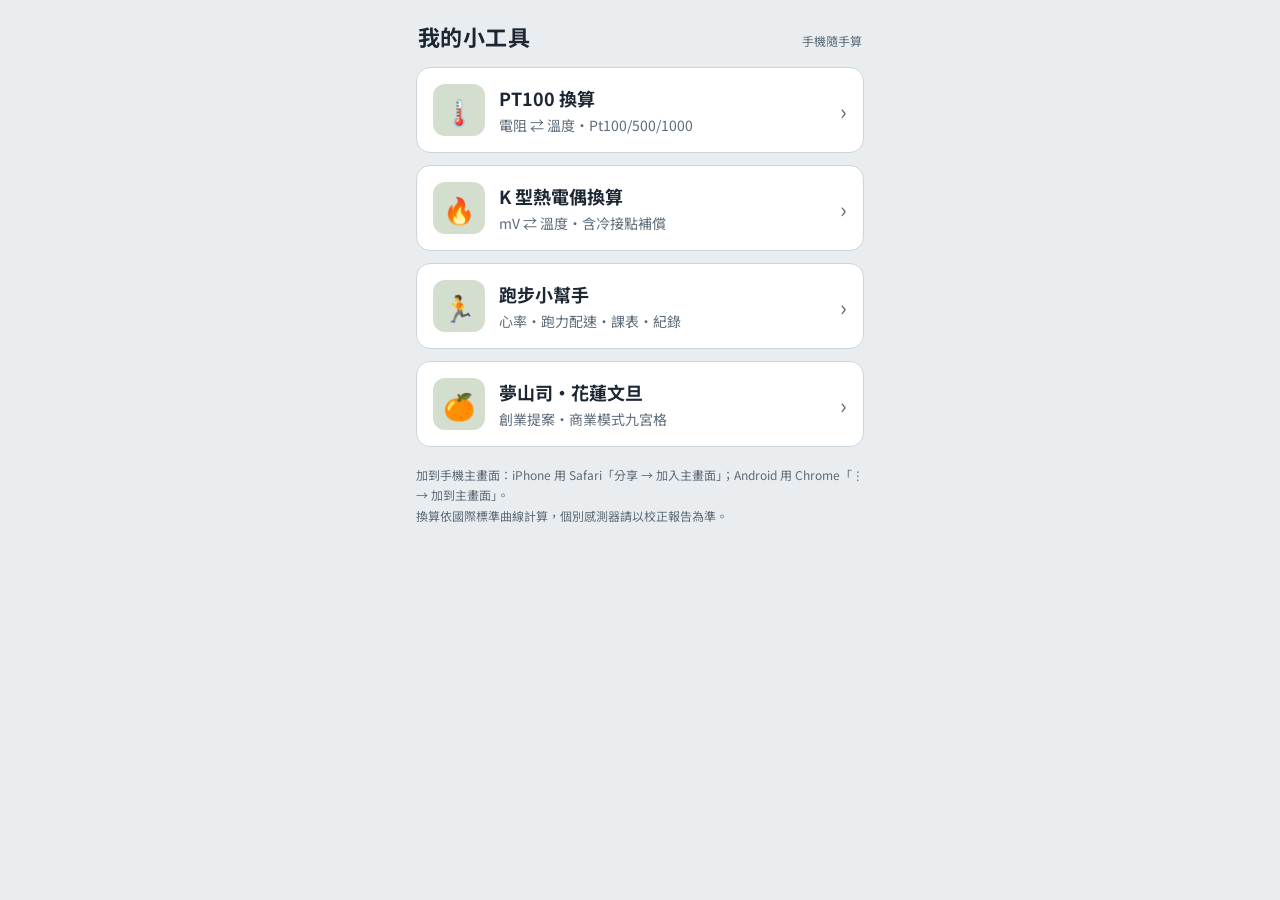
<file: index.html>
<!DOCTYPE html>
<html lang="zh-Hant">
<head>
<meta charset="utf-8">
<meta name="viewport" content="width=device-width, initial-scale=1, viewport-fit=cover">
<meta name="apple-mobile-web-app-capable" content="yes">
<meta name="mobile-web-app-capable" content="yes">
<meta name="apple-mobile-web-app-title" content="我的小工具">
<meta name="theme-color" content="#E9EDF0">
<title>我的小工具</title>
<link rel="preconnect" href="https://fonts.googleapis.com">
<link rel="preconnect" href="https://fonts.gstatic.com" crossorigin>
<link href="https://fonts.googleapis.com/css2?family=Barlow+Semi+Condensed:wght@500;600;700&family=Noto+Sans+TC:wght@400;500;700&display=swap" rel="stylesheet">
<style>
:root{
  --bg:#E9EDF0; --surface:#FFFFFF; --ink:#1C2733; --muted:#5E6B78; --line:#CDD5DC;
  --lcd:#D4DECF; --lcd-ink:#1A2E1F; --lcd-dim:#4F6553; --signal:#F2B705; --signal-ink:#1C2733;
  --warn:#B3261E;
  color-scheme: light;
}
@media (prefers-color-scheme: dark){
  :root:not([data-theme="light"]){
    --bg:#151B21; --surface:#1F2730; --ink:#E6EBEF; --muted:#97A3AE; --line:#33404C;
    --lcd:#22301F; --lcd-ink:#C9F0B8; --lcd-dim:#86A57B; --signal:#F2B705; --signal-ink:#151B21;
    --warn:#FF8A80; color-scheme: dark;
  }
}
:root[data-theme="dark"]{
  --bg:#151B21; --surface:#1F2730; --ink:#E6EBEF; --muted:#97A3AE; --line:#33404C;
  --lcd:#22301F; --lcd-ink:#C9F0B8; --lcd-dim:#86A57B; --signal:#F2B705; --signal-ink:#151B21;
  --warn:#FF8A80; color-scheme: dark;
}
:root{box-sizing:border-box;padding-top:env(safe-area-inset-top,0px);padding-bottom:env(safe-area-inset-bottom,0px);}
*,*::before,*::after{box-sizing:inherit}
html{scroll-padding-top:env(safe-area-inset-top,0px);background:var(--bg)}
body{margin:0;background:var(--bg);color:var(--ink);font-family:"Noto Sans TC","PingFang TC","Microsoft JhengHei",system-ui,sans-serif;font-size:16px;line-height:1.5;-webkit-tap-highlight-color:transparent}
.num{font-family:"Barlow Semi Condensed","Roboto Condensed","Arial Narrow",sans-serif;font-variant-numeric:tabular-nums}
.wrap{max-width:480px;margin:0 auto;padding:16px 16px 32px}
header{display:flex;align-items:baseline;justify-content:space-between;margin:4px 2px 14px}
h1{font-size:22px;margin:0;font-weight:700;letter-spacing:.02em}
.std{font-size:12px;color:var(--muted)}

.tabs{display:grid;grid-template-columns:1fr 1fr;background:var(--surface);border:1px solid var(--line);border-radius:12px;padding:4px;margin-bottom:14px}
.tabs button{border:0;background:transparent;color:var(--muted);font:inherit;font-weight:500;padding:10px 0;border-radius:9px;cursor:pointer}
.tabs button[aria-selected="true"]{background:var(--ink);color:var(--bg)}

/* readout */
.lcd{background:var(--lcd);color:var(--lcd-ink);border-radius:14px;padding:14px 18px 16px;border:2px solid color-mix(in srgb,var(--lcd-ink) 18%,transparent);box-shadow:inset 0 2px 6px rgba(0,0,0,.08)}
.lcd-top{display:flex;justify-content:space-between;font-size:13px;color:var(--lcd-dim)}
.lcd-main{display:flex;align-items:baseline;justify-content:flex-end;gap:8px;margin-top:2px;min-height:76px}
.lcd-val{font-size:64px;font-weight:600;line-height:1.1;letter-spacing:.01em;overflow-wrap:anywhere;text-align:right}
.lcd-unit{font-size:26px;font-weight:600}
.lcd-sub{display:flex;justify-content:space-between;font-size:15px;color:var(--lcd-dim);border-top:1px dashed color-mix(in srgb,var(--lcd-ink) 25%,transparent);padding-top:8px;margin-top:6px}
.lcd.err .lcd-val{font-size:28px;color:var(--warn)}

.panel{background:var(--surface);border:1px solid var(--line);border-radius:14px;padding:14px;margin-top:14px}
.label{font-size:14px;color:var(--muted);margin:0 0 8px}
.dir{display:flex;align-items:center;gap:10px;margin-bottom:10px}
.dir button{flex:1;border:1px solid var(--line);background:transparent;color:var(--ink);font:inherit;font-weight:700;padding:11px 8px;border-radius:10px;cursor:pointer}
.dir button[aria-pressed="true"]{background:var(--signal);color:var(--signal-ink);border-color:var(--signal)}
.swap{flex:0 0 auto !important;width:44px;font-size:18px !important}

.entry{display:grid;grid-template-columns:56px 1fr 56px;gap:8px;align-items:stretch}
.entry button{border:1px solid var(--line);background:var(--bg);color:var(--ink);font-size:28px;line-height:1;border-radius:10px;cursor:pointer;touch-action:manipulation}
.entry button:active{background:var(--signal);color:var(--signal-ink)}
.field{position:relative}
.field input{width:100%;height:64px;border:2px solid var(--ink);border-radius:10px;background:var(--surface);color:var(--ink);font-size:32px;font-weight:600;text-align:center;padding:0 40px 0 10px}
.field input:focus{outline:3px solid var(--signal);outline-offset:1px}
.field span{position:absolute;right:12px;top:50%;transform:translateY(-50%);color:var(--muted);font-size:18px;pointer-events:none}
.hint{font-size:13px;color:var(--muted);margin:8px 2px 0}

.chips{display:flex;gap:8px;flex-wrap:wrap}
.chips button{flex:1;min-width:64px;border:1px solid var(--line);background:transparent;color:var(--ink);font:inherit;font-weight:500;padding:9px 6px;border-radius:999px;cursor:pointer}
.chips button[aria-pressed="true"]{background:var(--ink);color:var(--bg);border-color:var(--ink)}
.row{display:flex;justify-content:space-between;align-items:center;gap:12px}
.row + .row{margin-top:12px}
.wire{display:flex;align-items:center;gap:8px}
.wire input{width:96px;height:42px;border:1px solid var(--line);border-radius:8px;background:var(--bg);color:var(--ink);font-size:18px;text-align:center}
.tol{display:grid;grid-template-columns:1fr 1fr;gap:10px;margin-top:12px}
.tol div{background:var(--bg);border-radius:10px;padding:8px 12px}
.tol small{display:block;font-size:12px;color:var(--muted)}
.tol b{font-size:24px;font-weight:600}

/* table */
.find{display:flex;gap:8px;align-items:center}
.find input{flex:1;height:48px;border:2px solid var(--ink);border-radius:10px;background:var(--surface);color:var(--ink);font-size:22px;text-align:center}
.find select{height:48px;border:1px solid var(--line);border-radius:10px;background:var(--surface);color:var(--ink);font:inherit;padding:0 8px}
.tbl{margin-top:12px;background:var(--surface);border:1px solid var(--line);border-radius:14px;overflow:hidden}
.tbl-head,.tr{display:grid;grid-template-columns:1fr 1.2fr 1.2fr 1fr;text-align:right;padding:0 14px}
.tbl-head{background:var(--ink);color:var(--bg);font-size:13px;padding-top:9px;padding-bottom:9px;position:sticky;top:env(safe-area-inset-top,0px);z-index:2}
.tbl-body{position:relative;max-height:60vh;overflow-y:auto;-webkit-overflow-scrolling:touch}
.tr{font-size:18px;padding-top:7px;padding-bottom:7px;border-bottom:1px solid var(--line)}
.tr.ten{background:color-mix(in srgb,var(--signal) 10%,transparent)}
.tr.hit{background:var(--signal);color:var(--signal-ink);font-weight:700}
.tr span:first-child{font-weight:600}
.tr span:last-child,.tbl-head span:last-child{color:var(--muted)}
.tr.hit span:last-child{color:inherit}

footer{font-size:12px;color:var(--muted);margin-top:18px;line-height:1.7}
.cj{display:flex;gap:8px;align-items:center;margin-top:10px;flex-wrap:wrap}
.cj input{width:90px;height:44px;border:1px solid var(--line);border-radius:8px;background:var(--bg);color:var(--ink);font-size:20px;text-align:center}
.cj button{border:1px solid var(--line);background:transparent;color:var(--ink);font:inherit;padding:8px 12px;border-radius:999px;cursor:pointer}
.cj button[aria-pressed="true"]{background:var(--ink);color:var(--bg);border-color:var(--ink)}
.wires{display:grid;grid-template-columns:auto 1fr 1fr;gap:6px 12px;font-size:14px;margin-top:4px}
.wires b{font-weight:500}
.dot{display:inline-block;width:12px;height:12px;border-radius:50%;margin-right:6px;vertical-align:-1px;border:1px solid var(--line)}
.tool{display:flex;align-items:center;gap:14px;background:var(--surface);border:1px solid var(--line);border-radius:14px;padding:16px;margin-top:12px;color:var(--ink);text-decoration:none}
.tool:active{border-color:var(--signal)}
.ico{flex:0 0 52px;height:52px;border-radius:12px;background:var(--lcd);color:var(--lcd-ink);display:grid;place-items:center;font-size:26px}
.tool b{display:block;font-size:18px}
.tool small{color:var(--muted);font-size:14px}
.go{margin-left:auto;color:var(--muted);font-size:22px}
[hidden]{display:none !important}
@media (prefers-reduced-motion:no-preference){.lcd-val{transition:color .2s}}
</style>
</head>
<body>
<div class="wrap">
  <header><h1>我的小工具</h1><span class="std">手機隨手算</span></header>
  <a class="tool" href="pt100/"><span class="ico">🌡️</span><span><b>PT100 換算</b><small>電阻 ⇄ 溫度・Pt100/500/1000</small></span><span class="go">›</span></a>
  <a class="tool" href="k-type/"><span class="ico">🔥</span><span><b>K 型熱電偶換算</b><small>mV ⇄ 溫度・含冷接點補償</small></span><span class="go">›</span></a>
  <a class="tool" href="running/"><span class="ico">🏃</span><span><b>跑步小幫手</b><small>心率・跑力配速・課表・紀錄</small></span><span class="go">›</span></a>
  <a class="tool" href="mengshansi/"><span class="ico">🍊</span><span><b>夢山司・花蓮文旦</b><small>創業提案・商業模式九宮格</small></span><span class="go">›</span></a>
  <footer>加到手機主畫面：iPhone 用 Safari「分享 → 加入主畫面」；Android 用 Chrome「⋮ → 加到主畫面」。<br>換算依國際標準曲線計算，個別感測器請以校正報告為準。</footer>
</div>
</body>
</html>
</file>
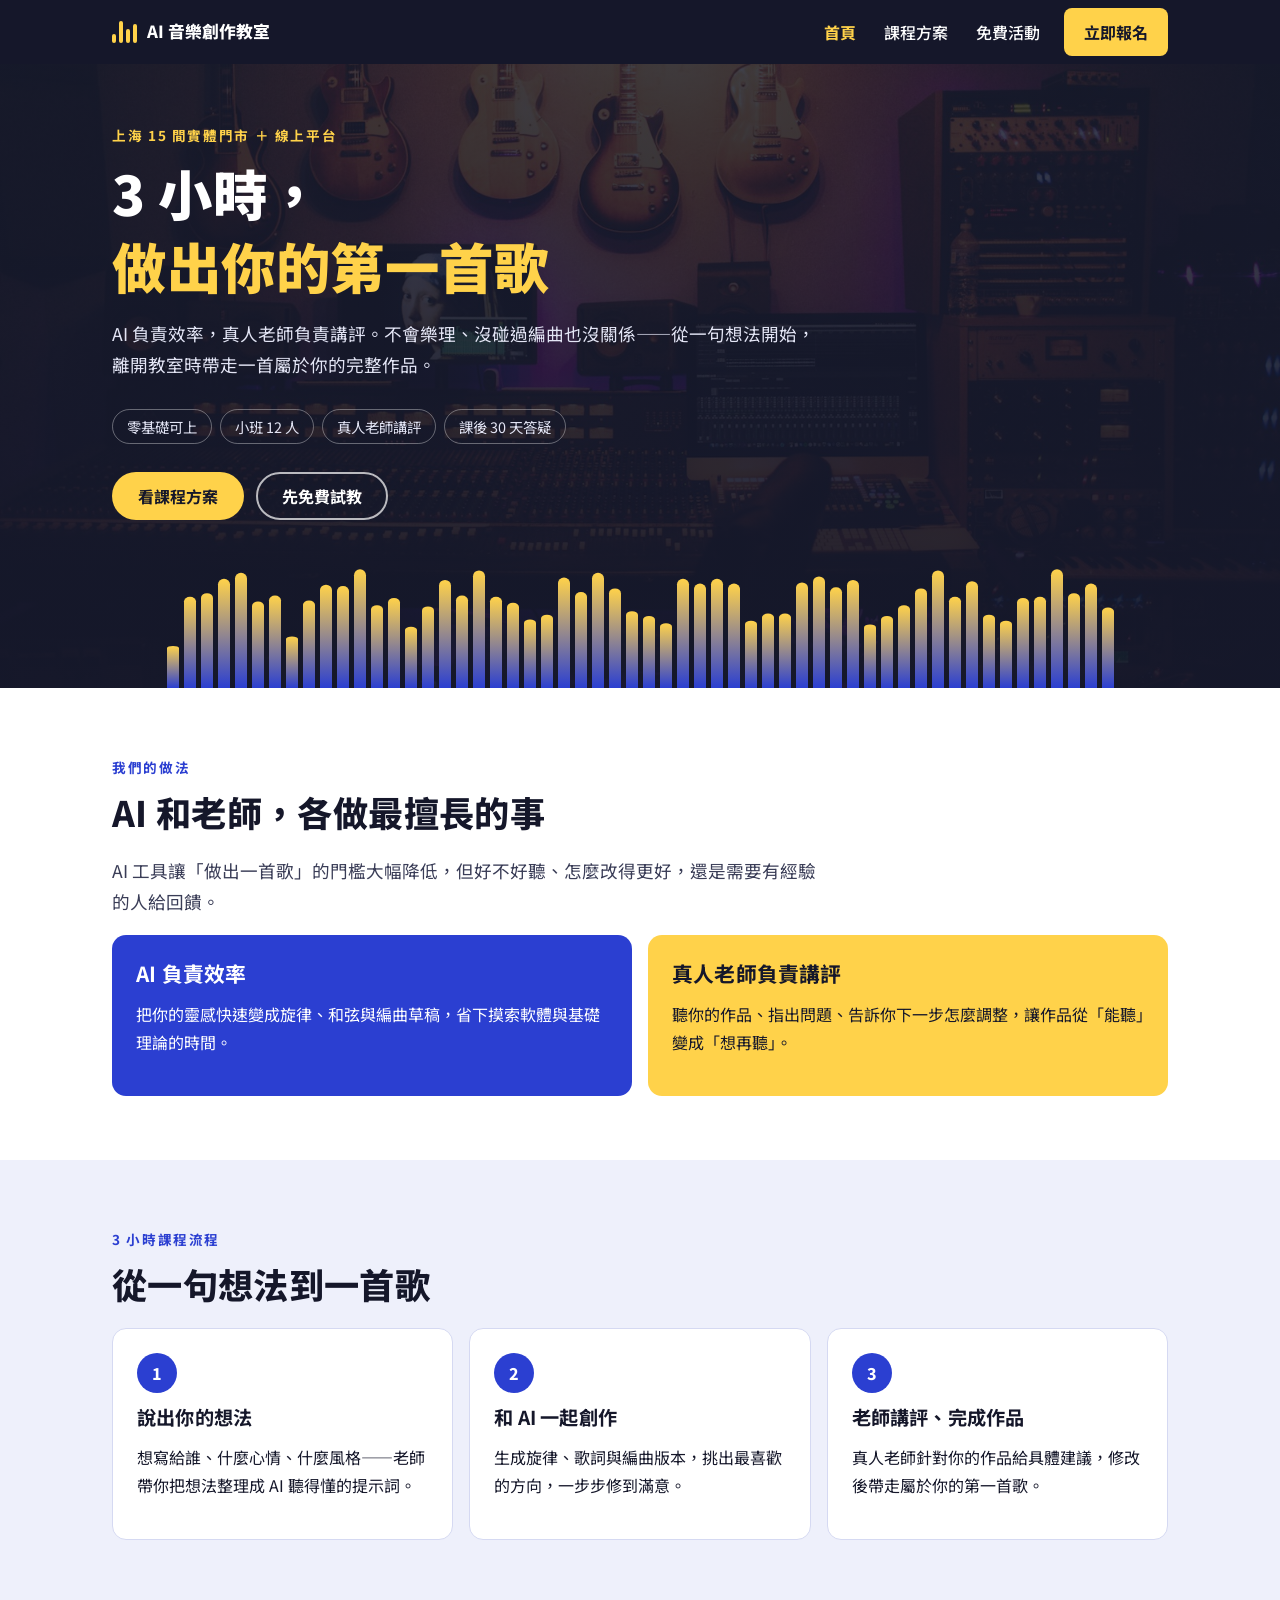
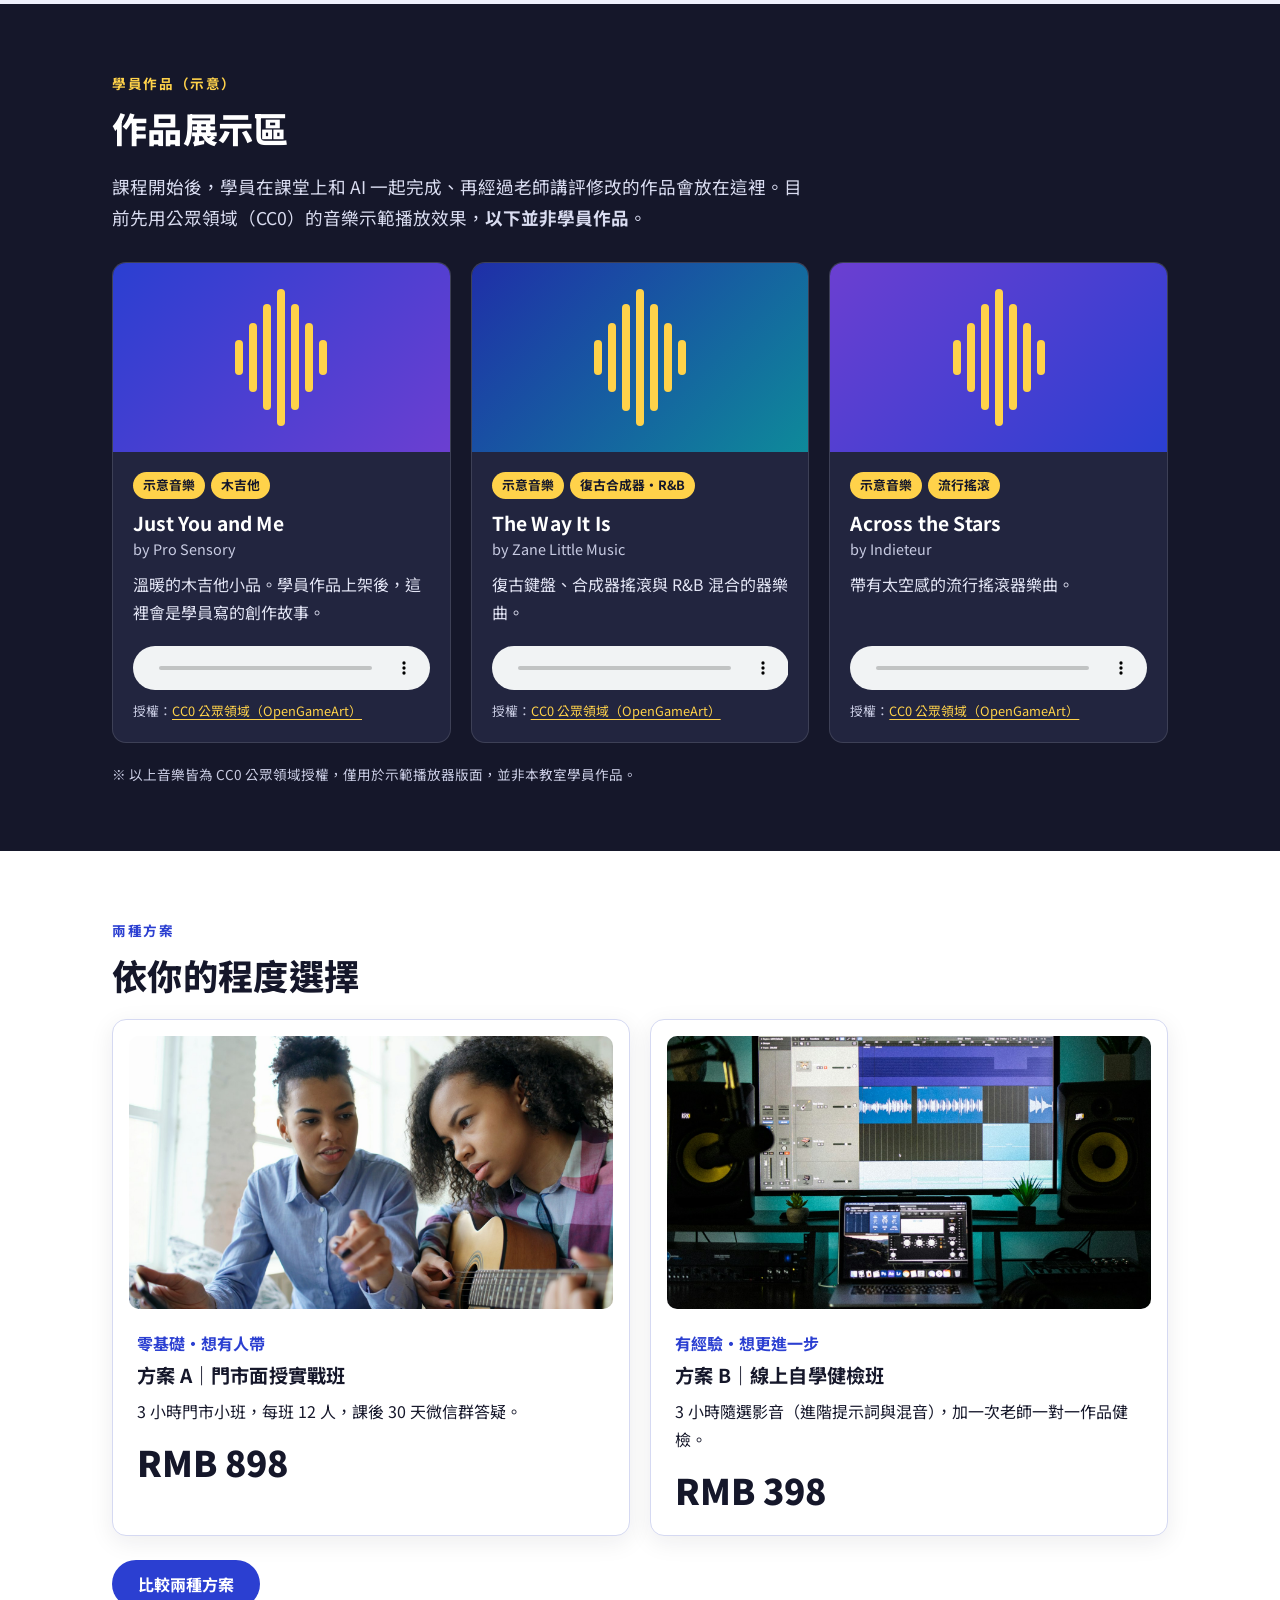
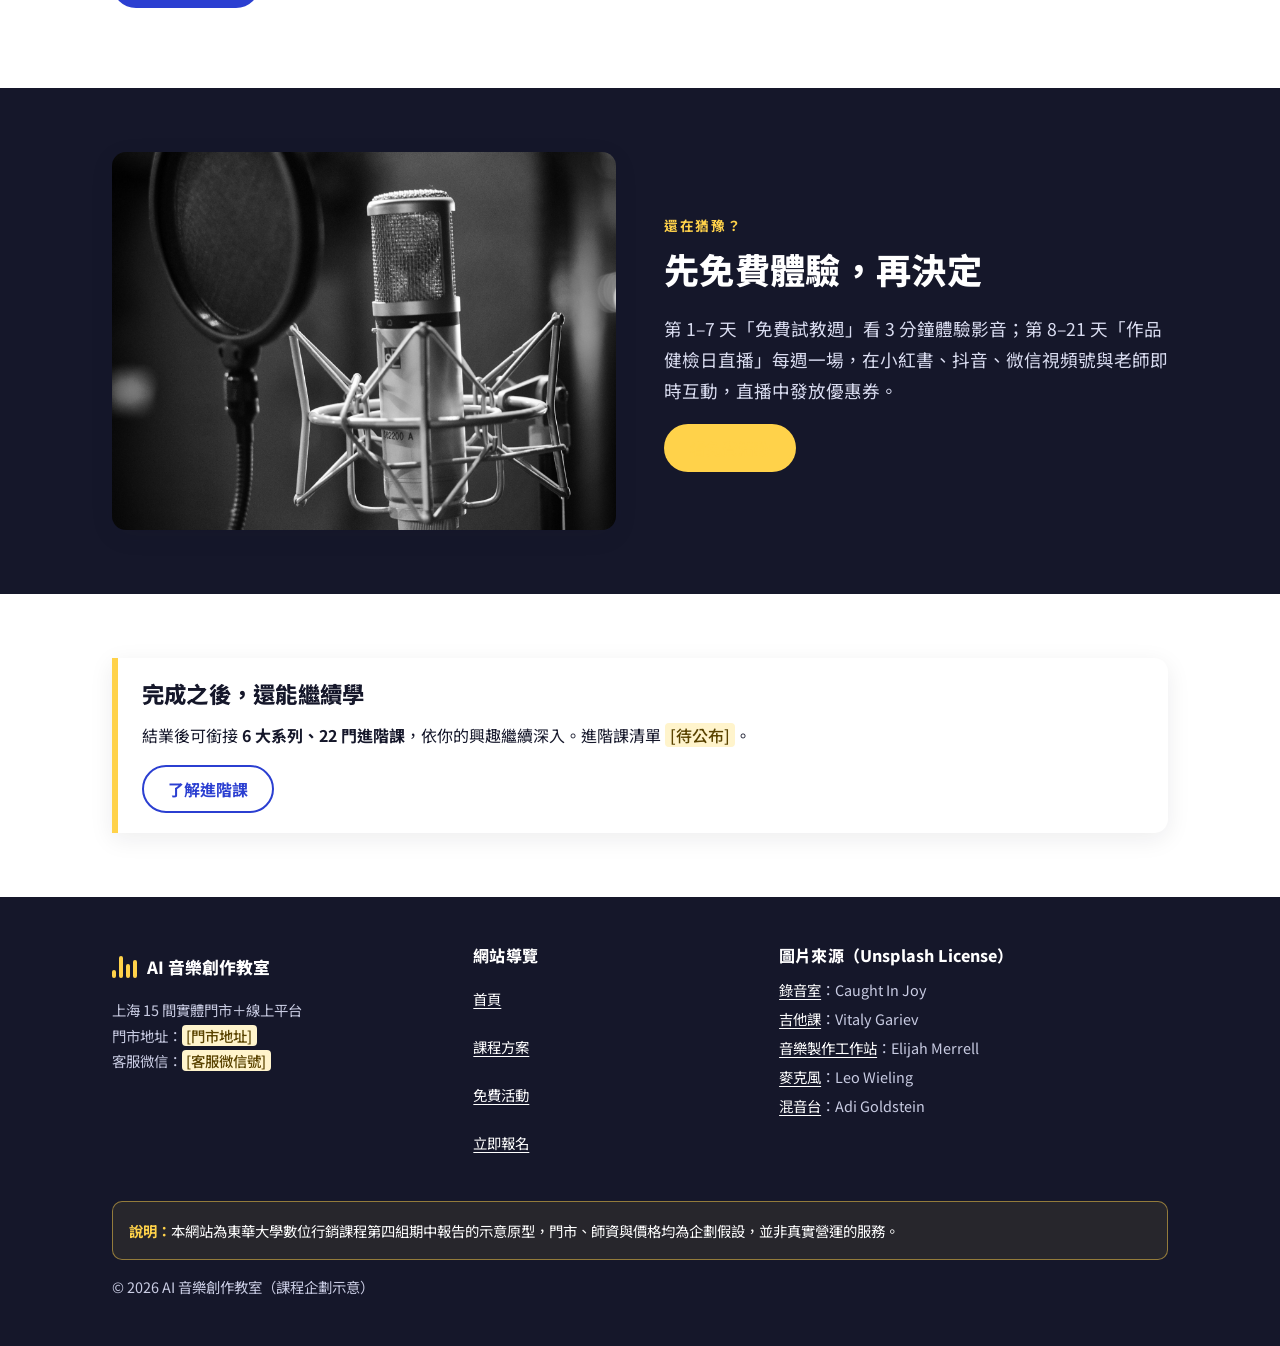
<file: ai-music/index.html>
<!doctype html>
<html lang="zh-Hant">
<head>
  <meta charset="utf-8">
  <meta name="viewport" content="width=device-width, initial-scale=1">
  <title>AI 音樂創作教室｜3 小時，做出你的第一首歌</title>
  <meta name="description" content="AI 音樂創作教室：上海 15 間實體門市＋線上平台。AI 負責效率，真人老師負責講評，3 小時做出你的第一首歌。">
  <meta name="theme-color" content="#15172A">
  <link rel="preconnect" href="https://fonts.googleapis.com">
  <link rel="preconnect" href="https://fonts.gstatic.com" crossorigin>
  <link href="https://fonts.googleapis.com/css2?family=Noto+Sans+TC:wght@400;500;700;800;900&display=swap" rel="stylesheet">
  <link rel="stylesheet" href="style.css">
</head>
<body>
  <a class="skip-link" href="#main">跳到主要內容</a>

  <header class="site-header">
    <div class="container nav">
      <a class="brand" href="index.html" aria-label="AI 音樂創作教室 首頁">
        <span class="brand-mark" aria-hidden="true"><i></i><i></i><i></i><i></i></span>
        AI 音樂創作教室
      </a>
      <button class="nav-toggle" type="button" aria-expanded="false" aria-controls="nav-menu" aria-label="開啟選單">
        <span class="nav-toggle-bars" aria-hidden="true"></span>
      </button>
      <nav aria-label="主選單">
        <ul class="nav-menu" id="nav-menu">
          <li><a href="index.html" aria-current="page">首頁</a></li>
          <li><a href="courses.html">課程方案</a></li>
          <li><a href="events.html">免費活動</a></li>
          <li class="nav-cta"><a href="signup.html">立即報名</a></li>
        </ul>
      </nav>
    </div>
  </header>

  <main id="main">
    <section class="hero" aria-labelledby="hero-title">
      <div class="container">
        <span class="eyebrow">上海 15 間實體門市 ＋ 線上平台</span>
        <h1 id="hero-title">3 小時，<br><span class="hl">做出你的第一首歌</span></h1>
        <p class="lead">AI 負責效率，真人老師負責講評。不會樂理、沒碰過編曲也沒關係——從一句想法開始，離開教室時帶走一首屬於你的完整作品。</p>
        <ul class="hero-tags" aria-label="課程特色">
          <li>零基礎可上</li>
          <li>小班 12 人</li>
          <li>真人老師講評</li>
          <li>課後 30 天答疑</li>
        </ul>
        <div class="btn-row">
          <a class="btn btn-primary" href="courses.html">看課程方案</a>
          <a class="btn btn-ghost" href="events.html">先免費試教</a>
        </div>
      </div>
      <div class="wave" aria-hidden="true"></div>
    </section>

    <section class="section" aria-labelledby="why-title">
      <div class="container">
        <span class="eyebrow">我們的做法</span>
        <h2 id="why-title">AI 和老師，各做最擅長的事</h2>
        <p class="lead">AI 工具讓「做出一首歌」的門檻大幅降低，但好不好聽、怎麼改得更好，還是需要有經驗的人給回饋。</p>
        <div class="split-roles">
          <div class="role role-ai">
            <h3>AI 負責效率</h3>
            <p>把你的靈感快速變成旋律、和弦與編曲草稿，省下摸索軟體與基礎理論的時間。</p>
          </div>
          <div class="role role-human">
            <h3>真人老師負責講評</h3>
            <p>聽你的作品、指出問題、告訴你下一步怎麼調整，讓作品從「能聽」變成「想再聽」。</p>
          </div>
        </div>
      </div>
    </section>

    <section class="section section-lilac" aria-labelledby="flow-title">
      <div class="container">
        <span class="eyebrow">3 小時課程流程</span>
        <h2 id="flow-title">從一句想法到一首歌</h2>
        <ol class="steps">
          <li>
            <h3>說出你的想法</h3>
            <p>想寫給誰、什麼心情、什麼風格——老師帶你把想法整理成 AI 聽得懂的提示詞。</p>
          </li>
          <li>
            <h3>和 AI 一起創作</h3>
            <p>生成旋律、歌詞與編曲版本，挑出最喜歡的方向，一步步修到滿意。</p>
          </li>
          <li>
            <h3>老師講評、完成作品</h3>
            <p>真人老師針對你的作品給具體建議，修改後帶走屬於你的第一首歌。</p>
          </li>
        </ol>
      </div>
    </section>

    <section class="section section-ink" id="works" aria-labelledby="works-title">
      <div class="container">
        <span class="eyebrow">學員作品（示意）</span>
        <h2 id="works-title">作品展示區</h2>
        <p class="lead">課程開始後，學員在課堂上和 AI 一起完成、再經過老師講評修改的作品會放在這裡。目前先用公眾領域（CC0）的音樂示範播放效果，<strong>以下並非學員作品</strong>。</p>
        <!--
          換上學員作品時：
          1. 把 mp3 放進 ai-music/audio/
          2. 修改 <audio> 的 src、歌名、作者、標籤與說明
          3. 刪除「示意音樂」標籤與授權那一行
        -->
        <div class="grid grid-3 works">
          <article class="work">
            <div class="work-cover" aria-hidden="true"><span></span><span></span><span></span><span></span><span></span><span></span><span></span></div>
            <div class="work-body">
              <ul class="work-tags" aria-label="標籤"><li>示意音樂</li><li>木吉他</li></ul>
              <h3>Just You and Me</h3>
              <p class="work-by">by Pro Sensory</p>
              <p class="work-story">溫暖的木吉他小品。學員作品上架後，這裡會是學員寫的創作故事。</p>
              <audio class="player-audio" controls preload="none" src="audio/just-you-and-me.mp3">你的瀏覽器不支援音訊播放。</audio>
              <p class="work-license">授權：<a href="https://opengameart.org/content/just-you-and-me-guitar">CC0 公眾領域（OpenGameArt）</a></p>
            </div>
          </article>
          <article class="work">
            <div class="work-cover cover-2" aria-hidden="true"><span></span><span></span><span></span><span></span><span></span><span></span><span></span></div>
            <div class="work-body">
              <ul class="work-tags" aria-label="標籤"><li>示意音樂</li><li>復古合成器・R&amp;B</li></ul>
              <h3>The Way It Is</h3>
              <p class="work-by">by Zane Little Music</p>
              <p class="work-story">復古鍵盤、合成器搖滾與 R&amp;B 混合的器樂曲。</p>
              <audio class="player-audio" controls preload="none" src="audio/the-way-it-is.mp3">你的瀏覽器不支援音訊播放。</audio>
              <p class="work-license">授權：<a href="https://opengameart.org/content/the-way-it-is">CC0 公眾領域（OpenGameArt）</a></p>
            </div>
          </article>
          <article class="work">
            <div class="work-cover cover-3" aria-hidden="true"><span></span><span></span><span></span><span></span><span></span><span></span><span></span></div>
            <div class="work-body">
              <ul class="work-tags" aria-label="標籤"><li>示意音樂</li><li>流行搖滾</li></ul>
              <h3>Across the Stars</h3>
              <p class="work-by">by Indieteur</p>
              <p class="work-story">帶有太空感的流行搖滾器樂曲。</p>
              <audio class="player-audio" controls preload="none" src="audio/across-the-stars.mp3">你的瀏覽器不支援音訊播放。</audio>
              <p class="work-license">授權：<a href="https://opengameart.org/content/across-the-stars">CC0 公眾領域（OpenGameArt）</a></p>
            </div>
          </article>
        </div>
        <p class="works-note">※ 以上音樂皆為 CC0 公眾領域授權，僅用於示範播放器版面，並非本教室學員作品。</p>
      </div>
    </section>

    <section class="section" aria-labelledby="plans-title">
      <div class="container">
        <span class="eyebrow">兩種方案</span>
        <h2 id="plans-title">依你的程度選擇</h2>
        <div class="grid grid-2">
          <article class="card">
            <div>
              <figure class="card-img">
                <img src="images/lesson.jpg" alt="兩位學員在教室裡一起學習彈吉他" width="1600" height="900" loading="lazy">
              </figure>
              <div>
                <p class="plan-for">零基礎・想有人帶</p>
                <h3>方案 A｜門市面授實戰班</h3>
                <p>3 小時門市小班，每班 12 人，課後 30 天微信群答疑。</p>
                <p class="price">RMB 898</p>
              </div>
            </div>
          </article>
          <article class="card">
            <div>
              <figure class="card-img">
                <img src="images/online.jpg" alt="昏暗工作室中顯示音樂製作軟體的電腦螢幕" width="1600" height="2400" loading="lazy">
              </figure>
              <div>
                <p class="plan-for">有經驗・想更進一步</p>
                <h3>方案 B｜線上自學健檢班</h3>
                <p>3 小時隨選影音（進階提示詞與混音），加一次老師一對一作品健檢。</p>
                <p class="price">RMB 398</p>
              </div>
            </div>
          </article>
        </div>
        <p style="margin-top:24px"><a class="btn btn-blue" href="courses.html">比較兩種方案</a></p>
      </div>
    </section>

    <section class="section section-ink" aria-labelledby="free-title">
      <div class="container media">
        <figure class="card-img">
          <img src="images/mic.jpg" alt="錄音室裡的電容式麥克風與防噴罩（黑白照片）" width="1600" height="2400" loading="lazy">
        </figure>
        <div>
          <span class="eyebrow">還在猶豫？</span>
          <h2 id="free-title">先免費體驗，再決定</h2>
          <p class="lead">第 1–7 天「免費試教週」看 3 分鐘體驗影音；第 8–21 天「作品健檢日直播」每週一場，在小紅書、抖音、微信視頻號與老師即時互動，直播中發放優惠券。</p>
          <a class="btn btn-primary" href="events.html">看免費活動</a>
        </div>
      </div>
    </section>

    <section class="section" aria-labelledby="next-title">
      <div class="container">
        <div class="callout">
          <h2 id="next-title" style="font-size:1.4rem">完成之後，還能繼續學</h2>
          <p>結業後可銜接 <strong>6 大系列、22 門進階課</strong>，依你的興趣繼續深入。進階課清單 <span class="placeholder">[待公布]</span>。</p>
          <a class="btn btn-outline" href="courses.html#advanced">了解進階課</a>
        </div>
      </div>
    </section>
  </main>

  <footer class="site-footer">
    <div class="container">
      <div class="footer-grid">
        <div>
          <a class="brand" href="index.html">
            <span class="brand-mark" aria-hidden="true"><i></i><i></i><i></i><i></i></span>
            AI 音樂創作教室
          </a>
          <p>上海 15 間實體門市＋線上平台<br>門市地址：<span class="placeholder">[門市地址]</span><br>客服微信：<span class="placeholder">[客服微信號]</span></p>
        </div>
        <div>
          <h2>網站導覽</h2>
          <ul class="footer-links">
            <li><a href="index.html">首頁</a></li>
            <li><a href="courses.html">課程方案</a></li>
            <li><a href="events.html">免費活動</a></li>
            <li><a href="signup.html">立即報名</a></li>
          </ul>
        </div>
        <div>
          <h2>圖片來源（Unsplash License）</h2>
          <ul>
            <li><a href="https://unsplash.com/photos/recording-studio-with-guitars-and-console-ptVBlniJi50">錄音室</a>：Caught In Joy</li>
            <li><a href="https://unsplash.com/photos/two-young-women-learning-to-play-guitar-together-z9Uz9_eKYOM">吉他課</a>：Vitaly Gariev</li>
            <li><a href="https://unsplash.com/photos/music-production-workspace-with-audio-software--qFWOJEEQh4">音樂製作工作站</a>：Elijah Merrell</li>
            <li><a href="https://unsplash.com/photos/grayscale-photo-of-condenser-microphone-beside-pop-filter-bG8U3kaZltE">麥克風</a>：Leo Wieling</li>
            <li><a href="https://unsplash.com/photos/close-up-photo-of-audio-mixer-sdtnZ4LgbWk">混音台</a>：Adi Goldstein</li>
          </ul>
        </div>
      </div>
      <p class="disclaimer"><strong>說明：</strong>本網站為東華大學數位行銷課程第四組期中報告的示意原型，門市、師資與價格均為企劃假設，並非真實營運的服務。</p>
      <p>© <span data-year>2026</span> AI 音樂創作教室（課程企劃示意）</p>
    </div>
  </footer>

  <script src="script.js"></script>
</body>
</html>
</file>
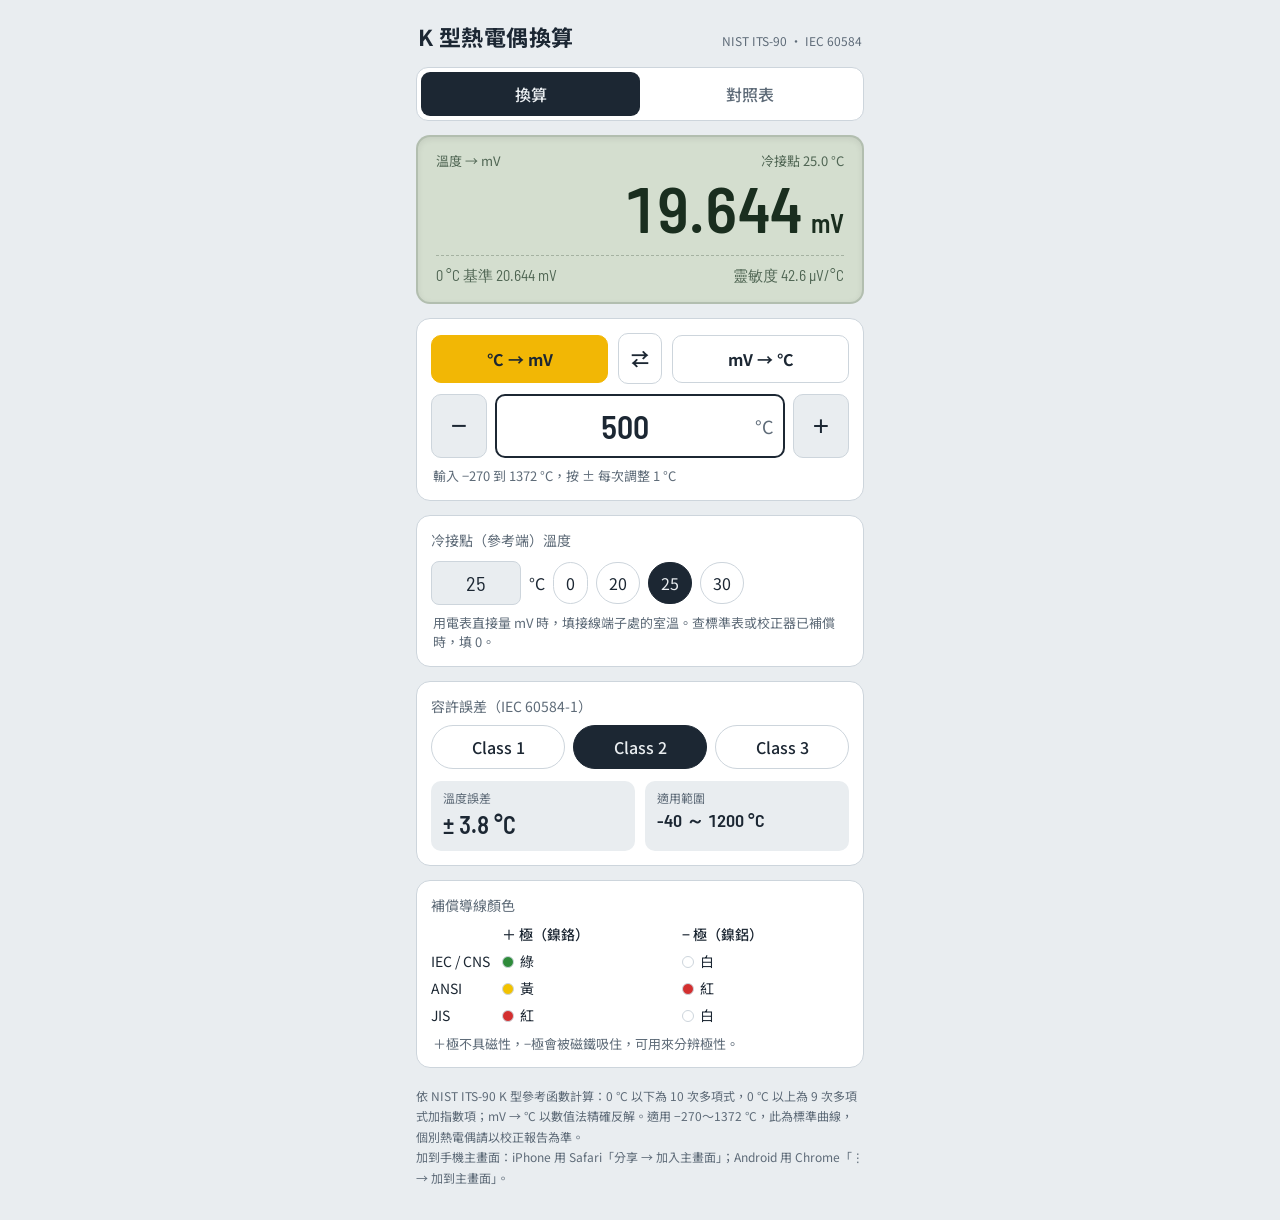
<file: k-type/index.html>
<!DOCTYPE html>
<html lang="zh-Hant">
<head>
<meta charset="utf-8">
<meta name="viewport" content="width=device-width, initial-scale=1, viewport-fit=cover">
<meta name="apple-mobile-web-app-capable" content="yes">
<meta name="mobile-web-app-capable" content="yes">
<meta name="apple-mobile-web-app-title" content="K型熱電偶">
<meta name="theme-color" content="#E9EDF0">
<title>K 型熱電偶換算</title>
<link rel="preconnect" href="https://fonts.googleapis.com">
<link rel="preconnect" href="https://fonts.gstatic.com" crossorigin>
<link href="https://fonts.googleapis.com/css2?family=Barlow+Semi+Condensed:wght@500;600;700&family=Noto+Sans+TC:wght@400;500;700&display=swap" rel="stylesheet">
<style>
:root{
  --bg:#E9EDF0; --surface:#FFFFFF; --ink:#1C2733; --muted:#5E6B78; --line:#CDD5DC;
  --lcd:#D4DECF; --lcd-ink:#1A2E1F; --lcd-dim:#4F6553; --signal:#F2B705; --signal-ink:#1C2733;
  --warn:#B3261E;
  color-scheme: light;
}
@media (prefers-color-scheme: dark){
  :root:not([data-theme="light"]){
    --bg:#151B21; --surface:#1F2730; --ink:#E6EBEF; --muted:#97A3AE; --line:#33404C;
    --lcd:#22301F; --lcd-ink:#C9F0B8; --lcd-dim:#86A57B; --signal:#F2B705; --signal-ink:#151B21;
    --warn:#FF8A80; color-scheme: dark;
  }
}
:root[data-theme="dark"]{
  --bg:#151B21; --surface:#1F2730; --ink:#E6EBEF; --muted:#97A3AE; --line:#33404C;
  --lcd:#22301F; --lcd-ink:#C9F0B8; --lcd-dim:#86A57B; --signal:#F2B705; --signal-ink:#151B21;
  --warn:#FF8A80; color-scheme: dark;
}
:root{box-sizing:border-box;padding-top:env(safe-area-inset-top,0px);padding-bottom:env(safe-area-inset-bottom,0px);}
*,*::before,*::after{box-sizing:inherit}
html{scroll-padding-top:env(safe-area-inset-top,0px);background:var(--bg)}
body{margin:0;background:var(--bg);color:var(--ink);font-family:"Noto Sans TC","PingFang TC","Microsoft JhengHei",system-ui,sans-serif;font-size:16px;line-height:1.5;-webkit-tap-highlight-color:transparent}
.num{font-family:"Barlow Semi Condensed","Roboto Condensed","Arial Narrow",sans-serif;font-variant-numeric:tabular-nums}
.wrap{max-width:480px;margin:0 auto;padding:16px 16px 32px}
header{display:flex;align-items:baseline;justify-content:space-between;margin:4px 2px 14px}
h1{font-size:22px;margin:0;font-weight:700;letter-spacing:.02em}
.std{font-size:12px;color:var(--muted)}

.tabs{display:grid;grid-template-columns:1fr 1fr;background:var(--surface);border:1px solid var(--line);border-radius:12px;padding:4px;margin-bottom:14px}
.tabs button{border:0;background:transparent;color:var(--muted);font:inherit;font-weight:500;padding:10px 0;border-radius:9px;cursor:pointer}
.tabs button[aria-selected="true"]{background:var(--ink);color:var(--bg)}

/* readout */
.lcd{background:var(--lcd);color:var(--lcd-ink);border-radius:14px;padding:14px 18px 16px;border:2px solid color-mix(in srgb,var(--lcd-ink) 18%,transparent);box-shadow:inset 0 2px 6px rgba(0,0,0,.08)}
.lcd-top{display:flex;justify-content:space-between;font-size:13px;color:var(--lcd-dim)}
.lcd-main{display:flex;align-items:baseline;justify-content:flex-end;gap:8px;margin-top:2px;min-height:76px}
.lcd-val{font-size:64px;font-weight:600;line-height:1.1;letter-spacing:.01em;overflow-wrap:anywhere;text-align:right}
.lcd-unit{font-size:26px;font-weight:600}
.lcd-sub{display:flex;justify-content:space-between;font-size:15px;color:var(--lcd-dim);border-top:1px dashed color-mix(in srgb,var(--lcd-ink) 25%,transparent);padding-top:8px;margin-top:6px}
.lcd.err .lcd-val{font-size:28px;color:var(--warn)}

.panel{background:var(--surface);border:1px solid var(--line);border-radius:14px;padding:14px;margin-top:14px}
.label{font-size:14px;color:var(--muted);margin:0 0 8px}
.dir{display:flex;align-items:center;gap:10px;margin-bottom:10px}
.dir button{flex:1;border:1px solid var(--line);background:transparent;color:var(--ink);font:inherit;font-weight:700;padding:11px 8px;border-radius:10px;cursor:pointer}
.dir button[aria-pressed="true"]{background:var(--signal);color:var(--signal-ink);border-color:var(--signal)}
.swap{flex:0 0 auto !important;width:44px;font-size:18px !important}

.entry{display:grid;grid-template-columns:56px 1fr 56px;gap:8px;align-items:stretch}
.entry button{border:1px solid var(--line);background:var(--bg);color:var(--ink);font-size:28px;line-height:1;border-radius:10px;cursor:pointer;touch-action:manipulation}
.entry button:active{background:var(--signal);color:var(--signal-ink)}
.field{position:relative}
.field input{width:100%;height:64px;border:2px solid var(--ink);border-radius:10px;background:var(--surface);color:var(--ink);font-size:32px;font-weight:600;text-align:center;padding:0 40px 0 10px}
.field input:focus{outline:3px solid var(--signal);outline-offset:1px}
.field span{position:absolute;right:12px;top:50%;transform:translateY(-50%);color:var(--muted);font-size:18px;pointer-events:none}
.hint{font-size:13px;color:var(--muted);margin:8px 2px 0}

.chips{display:flex;gap:8px;flex-wrap:wrap}
.chips button{flex:1;min-width:64px;border:1px solid var(--line);background:transparent;color:var(--ink);font:inherit;font-weight:500;padding:9px 6px;border-radius:999px;cursor:pointer}
.chips button[aria-pressed="true"]{background:var(--ink);color:var(--bg);border-color:var(--ink)}
.row{display:flex;justify-content:space-between;align-items:center;gap:12px}
.row + .row{margin-top:12px}
.wire{display:flex;align-items:center;gap:8px}
.wire input{width:96px;height:42px;border:1px solid var(--line);border-radius:8px;background:var(--bg);color:var(--ink);font-size:18px;text-align:center}
.tol{display:grid;grid-template-columns:1fr 1fr;gap:10px;margin-top:12px}
.tol div{background:var(--bg);border-radius:10px;padding:8px 12px}
.tol small{display:block;font-size:12px;color:var(--muted)}
.tol b{font-size:24px;font-weight:600}

/* table */
.find{display:flex;gap:8px;align-items:center}
.find input{flex:1;height:48px;border:2px solid var(--ink);border-radius:10px;background:var(--surface);color:var(--ink);font-size:22px;text-align:center}
.find select{height:48px;border:1px solid var(--line);border-radius:10px;background:var(--surface);color:var(--ink);font:inherit;padding:0 8px}
.tbl{margin-top:12px;background:var(--surface);border:1px solid var(--line);border-radius:14px;overflow:hidden}
.tbl-head,.tr{display:grid;grid-template-columns:1fr 1.2fr 1.2fr 1fr;text-align:right;padding:0 14px}
.tbl-head{background:var(--ink);color:var(--bg);font-size:13px;padding-top:9px;padding-bottom:9px;position:sticky;top:env(safe-area-inset-top,0px);z-index:2}
.tbl-body{position:relative;max-height:60vh;overflow-y:auto;-webkit-overflow-scrolling:touch}
.tr{font-size:18px;padding-top:7px;padding-bottom:7px;border-bottom:1px solid var(--line)}
.tr.ten{background:color-mix(in srgb,var(--signal) 10%,transparent)}
.tr.hit{background:var(--signal);color:var(--signal-ink);font-weight:700}
.tr span:first-child{font-weight:600}
.tr span:last-child,.tbl-head span:last-child{color:var(--muted)}
.tr.hit span:last-child{color:inherit}

footer{font-size:12px;color:var(--muted);margin-top:18px;line-height:1.7}
.cj{display:flex;gap:8px;align-items:center;margin-top:10px;flex-wrap:wrap}
.cj input{width:90px;height:44px;border:1px solid var(--line);border-radius:8px;background:var(--bg);color:var(--ink);font-size:20px;text-align:center}
.cj button{border:1px solid var(--line);background:transparent;color:var(--ink);font:inherit;padding:8px 12px;border-radius:999px;cursor:pointer}
.cj button[aria-pressed="true"]{background:var(--ink);color:var(--bg);border-color:var(--ink)}
.wires{display:grid;grid-template-columns:auto 1fr 1fr;gap:6px 12px;font-size:14px;margin-top:4px}
.wires b{font-weight:500}
.dot{display:inline-block;width:12px;height:12px;border-radius:50%;margin-right:6px;vertical-align:-1px;border:1px solid var(--line)}
[hidden]{display:none !important}
@media (prefers-reduced-motion:no-preference){.lcd-val{transition:color .2s}}
</style>
</head><body>
<div class="wrap">
  <header>
    <h1>K 型熱電偶換算</h1>
    <span class="std">NIST ITS-90 · IEC 60584</span>
  </header>

  <div class="tabs" role="tablist">
    <button role="tab" aria-selected="true" data-tab="calc">換算</button>
    <button role="tab" aria-selected="false" data-tab="table">對照表</button>
  </div>

  <section id="calc">
    <div class="lcd" id="lcd" aria-live="polite">
      <div class="lcd-top"><span id="lcdMode">溫度 → mV</span><span id="lcdCJ">冷接點 25 °C</span></div>
      <div class="lcd-main"><span class="lcd-val num" id="out">—</span><span class="lcd-unit num" id="outUnit">mV</span></div>
      <div class="lcd-sub num"><span id="sub1"></span><span id="sub2"></span></div>
    </div>

    <div class="panel">
      <div class="dir">
        <button id="dT" aria-pressed="true">°C → mV</button>
        <button class="swap" id="swap" aria-label="切換方向">⇄</button>
        <button id="dR" aria-pressed="false">mV → °C</button>
      </div>
      <div class="entry">
        <button id="minus" aria-label="減少">−</button>
        <div class="field">
          <input id="inp" class="num" type="text" inputmode="decimal" enterkeyhint="done" autocomplete="off" value="500">
          <span id="inUnit">°C</span>
        </div>
        <button id="plus" aria-label="增加">+</button>
      </div>
      <p class="hint" id="hint"></p>
    </div>

    <div class="panel">
      <p class="label">冷接點（參考端）溫度</p>
      <div class="cj">
        <input id="cj" class="num" type="text" inputmode="decimal" value="25"><span>°C</span>
        <button data-cj="0">0</button><button data-cj="20">20</button><button data-cj="25">25</button><button data-cj="30">30</button>
      </div>
      <p class="hint">用電表直接量 mV 時，填接線端子處的室溫。查標準表或校正器已補償時，填 0。</p>
    </div>

    <div class="panel">
      <p class="label">容許誤差（IEC 60584-1）</p>
      <div class="chips" id="cls">
        <button data-c="1" aria-pressed="false">Class 1</button>
        <button data-c="2" aria-pressed="true">Class 2</button>
        <button data-c="3" aria-pressed="false">Class 3</button>
      </div>
      <div class="tol">
        <div><small>溫度誤差</small><b class="num" id="tolT">—</b></div>
        <div><small>適用範圍</small><b class="num" id="tolRng" style="font-size:18px">—</b></div>
      </div>
    </div>

    <div class="panel">
      <p class="label">補償導線顏色</p>
      <div class="wires">
        <span></span><b>＋ 極（鎳鉻）</b><b>− 極（鎳鋁）</b>
        <span>IEC / CNS</span><span><i class="dot" style="background:#2E8B3A"></i>綠</span><span><i class="dot" style="background:#fff"></i>白</span>
        <span>ANSI</span><span><i class="dot" style="background:#F2C200"></i>黃</span><span><i class="dot" style="background:#D32F2F"></i>紅</span>
        <span>JIS</span><span><i class="dot" style="background:#D32F2F"></i>紅</span><span><i class="dot" style="background:#fff"></i>白</span>
      </div>
      <p class="hint">＋極不具磁性，−極會被磁鐵吸住，可用來分辨極性。</p>
    </div>
  </section>

  <section id="table" hidden>
    <div class="find">
      <input id="jump" class="num" type="text" inputmode="decimal" placeholder="跳到溫度 °C">
      <select id="step" aria-label="間隔">
        <option value="1">每 1 °C</option>
        <option value="5">每 5 °C</option>
        <option value="10" selected>每 10 °C</option>
      </select>
    </div>
    <div class="tbl">
      <div class="tbl-head"><span>°C</span><span>mV</span><span>μV/°C</span><span>°F</span></div>
      <div class="tbl-body" id="tbody"></div>
    </div>
    <p class="hint">此表為冷接點 0 °C 的標準值。</p>
  </section>

  <footer>
    依 NIST ITS-90 K 型參考函數計算：0 °C 以下為 10 次多項式，0 °C 以上為 9 次多項式加指數項；mV → °C 以數值法精確反解。適用 −270～1372 °C，此為標準曲線，個別熱電偶請以校正報告為準。<br>
    加到手機主畫面：iPhone 用 Safari「分享 → 加入主畫面」；Android 用 Chrome「⋮ → 加到主畫面」。
  </footer>
</div>

<script>
const CN=[0,0.394501280250E-01,0.236223735980E-04,-0.328589067840E-06,-0.499048287770E-08,-0.675090591730E-10,-0.574103274280E-12,-0.310888728940E-14,-0.104516093650E-16,-0.198892668780E-19,-0.163226974860E-22];
const CP=[-0.176004136860E-01,0.389212049750E-01,0.185587700320E-04,-0.994575928740E-07,0.318409457190E-09,-0.560728448890E-12,0.560750590590E-15,-0.320207200030E-18,0.971511471520E-22,-0.121047212750E-25];
const a0=0.118597600000E+00,a1=-0.118343200000E-03,a2=0.126968600000E+03;
const TMIN=-270,TMAX=1372;
const poly=(c,t)=>{let v=0;for(let i=c.length-1;i>=0;i--)v=v*t+c[i];return v;};
const dpoly=(c,t)=>{let v=0;for(let i=c.length-1;i>=1;i--)v=v*t+i*c[i];return v;};
function E(t){return t<0?poly(CN,t):poly(CP,t)+a0*Math.exp(a1*(t-a2)*(t-a2));}
function S(t){return t<0?dpoly(CN,t):dpoly(CP,t)+a0*Math.exp(a1*(t-a2)*(t-a2))*2*a1*(t-a2);} // mV/°C
const EMIN=E(TMIN),EMAX=E(TMAX);
function T(e){let lo=TMIN,hi=TMAX;for(let i=0;i<60;i++){const m=(lo+hi)/2;(E(m)<e)?lo=m:hi=m;}return (lo+hi)/2;}
const TOL={'1':[1.5,0.004,-40,1000],'2':[2.5,0.0075,-40,1200],'3':[2.5,0.015,-200,40]};
const $=id=>document.getElementById(id);
const fmt=(v,d)=>v.toLocaleString('zh-TW',{minimumFractionDigits:d,maximumFractionDigits:d});

let st={dir:'T',cls:'2',tVal:'500',mVal:'19.644',cj:'25'};
try{const s=JSON.parse(localStorage.getItem('ktype')||'null'); if(s) st={...st,...s};}catch(e){}
const save=()=>{try{localStorage.setItem('ktype',JSON.stringify(st))}catch(e){}};
function parse(s){const v=parseFloat(String(s).replace(/[,，\s]/g,'').replace('−','-'));return isNaN(v)?null:v;}
function cjv(){const v=parse(st.cj);return v===null?0:Math.max(TMIN,Math.min(TMAX,v));}

function render(){
  const isT=st.dir==='T';
  $('dT').setAttribute('aria-pressed',isT); $('dR').setAttribute('aria-pressed',!isT);
  $('lcdMode').textContent=isT?'溫度 → mV':'mV → 溫度';
  $('inUnit').textContent=isT?'°C':'mV';
  $('hint').textContent=isT?'輸入 −270 到 1372 °C，按 ± 每次調整 1 °C':'輸入電表量到的 mV，按 ± 每次調整 0.01 mV';
  document.querySelectorAll('#cls button').forEach(b=>b.setAttribute('aria-pressed',b.dataset.c===st.cls));
  document.querySelectorAll('.cj button').forEach(b=>b.setAttribute('aria-pressed',parse(st.cj)===+b.dataset.cj));
  if(document.activeElement!==$('inp')) $('inp').value=isT?st.tVal:st.mVal;
  if(document.activeElement!==$('cj')) $('cj').value=st.cj;
  compute();
}
function showErr(msg){
  $('lcd').classList.add('err'); $('out').textContent=msg; $('outUnit').textContent='';
  $('sub1').textContent=''; $('sub2').textContent=''; $('tolT').textContent='—'; $('tolRng').textContent='—';
}
function compute(){
  $('lcd').classList.remove('err');
  const tc=cjv(); $('lcdCJ').textContent=`冷接點 ${fmt(tc,1)} °C`;
  const v=parse(st.dir==='T'?st.tVal:st.mVal);
  if(v===null) return showErr('請輸入數字');
  let t;
  if(st.dir==='T'){
    if(v<TMIN||v>TMAX) return showErr('超出 −270～1372 °C');
    t=v; const mv=E(t)-E(tc);
    $('out').textContent=fmt(mv,3); $('outUnit').textContent='mV';
    $('sub1').textContent=`0 °C 基準 ${fmt(E(t),3)} mV`;
  }else{
    const tot=v+E(tc);
    if(tot<EMIN||tot>EMAX) return showErr('超出量測範圍');
    t=T(tot);
    $('out').textContent=fmt(t,1); $('outUnit').textContent='°C';
    $('sub1').textContent=`${fmt(t*9/5+32,1)} °F`;
  }
  $('sub2').textContent=`靈敏度 ${fmt(S(t)*1000,1)} μV/°C`;
  const [a,k,lo,hi]=TOL[st.cls];
  $('tolRng').textContent=`${lo} ～ ${hi} °C`;
  $('tolT').textContent=(t<lo||t>hi)?'超出範圍':`± ${fmt(Math.max(a,k*Math.abs(t)),1)} °C`;
  save();
}
$('inp').addEventListener('input',e=>{st.dir==='T'?st.tVal=e.target.value:st.mVal=e.target.value;compute();});
$('cj').addEventListener('input',e=>{st.cj=e.target.value;render();});
document.querySelectorAll('.cj button').forEach(b=>b.onclick=()=>{st.cj=b.dataset.cj;render();});
function setDir(d){
  if(d===st.dir) return;
  const v=parse(st.dir==='T'?st.tVal:st.mVal), tc=cjv();
  if(v!==null){
    if(st.dir==='T'&&v>=TMIN&&v<=TMAX) st.mVal=(E(v)-E(tc)).toFixed(3);
    if(st.dir==='R'){const tot=v+E(tc); if(tot>=EMIN&&tot<=EMAX) st.tVal=T(tot).toFixed(1);}
  }
  st.dir=d; render();
}
$('dT').onclick=()=>setDir('T'); $('dR').onclick=()=>setDir('R');
$('swap').onclick=()=>setDir(st.dir==='T'?'R':'T');
function bump(s){
  const step=st.dir==='T'?1:0.01;
  const cur=parse(st.dir==='T'?st.tVal:st.mVal)??0;
  const n=Math.round((cur+s*step)*1000)/1000;
  const str=st.dir==='T'?String(n):n.toFixed(3);
  st.dir==='T'?st.tVal=str:st.mVal=str; $('inp').value=str; compute();
}
function holdable(el,s){
  let t1,t2; const stop=()=>{clearTimeout(t1);clearInterval(t2);};
  el.addEventListener('pointerdown',e=>{e.preventDefault();bump(s);t1=setTimeout(()=>{t2=setInterval(()=>bump(s),70)},400);});
  ['pointerup','pointerleave','pointercancel'].forEach(ev=>el.addEventListener(ev,stop));
}
holdable($('minus'),-1); holdable($('plus'),1);
document.querySelectorAll('#cls button').forEach(b=>b.onclick=()=>{st.cls=b.dataset.c;render();});
document.querySelectorAll('.tabs button').forEach(b=>b.onclick=()=>{
  document.querySelectorAll('.tabs button').forEach(x=>x.setAttribute('aria-selected',x===b));
  $('calc').hidden=b.dataset.tab!=='calc'; $('table').hidden=b.dataset.tab!=='table';
  if(b.dataset.tab==='table') buildTable();
});
function buildTable(){
  const step=+$('step').value, rows=[];
  for(let t=TMIN;t<=TMAX;t+=step){
    if(step>1&&t===TMIN&&TMIN%step!==0){}
    rows.push(`<div class="tr num${t%10===0&&step<10?' ten':''}" data-t="${t}"><span>${t}</span><span>${fmt(E(t),3)}</span><span>${fmt(S(t)*1000,1)}</span><span>${fmt(t*9/5+32,0)}</span></div>`);
  }
  $('tbody').innerHTML=rows.join(''); jump();
}
function jump(){
  const v=parse($('jump').value); document.querySelectorAll('.tr.hit').forEach(e=>e.classList.remove('hit'));
  if(v===null) return;
  const step=+$('step').value;
  let t=TMIN+Math.round((Math.max(TMIN,Math.min(TMAX,v))-TMIN)/step)*step; if(t>TMAX)t-=step;
  const el=$('tbody').querySelector(`[data-t="${t}"]`);
  if(el){el.classList.add('hit'); $('tbody').scrollTop=el.offsetTop-$('tbody').clientHeight/2+el.clientHeight/2;}
}
$('jump').addEventListener('input',jump); $('step').addEventListener('change',buildTable);
render();
</script>
</body>
</html>
</file>
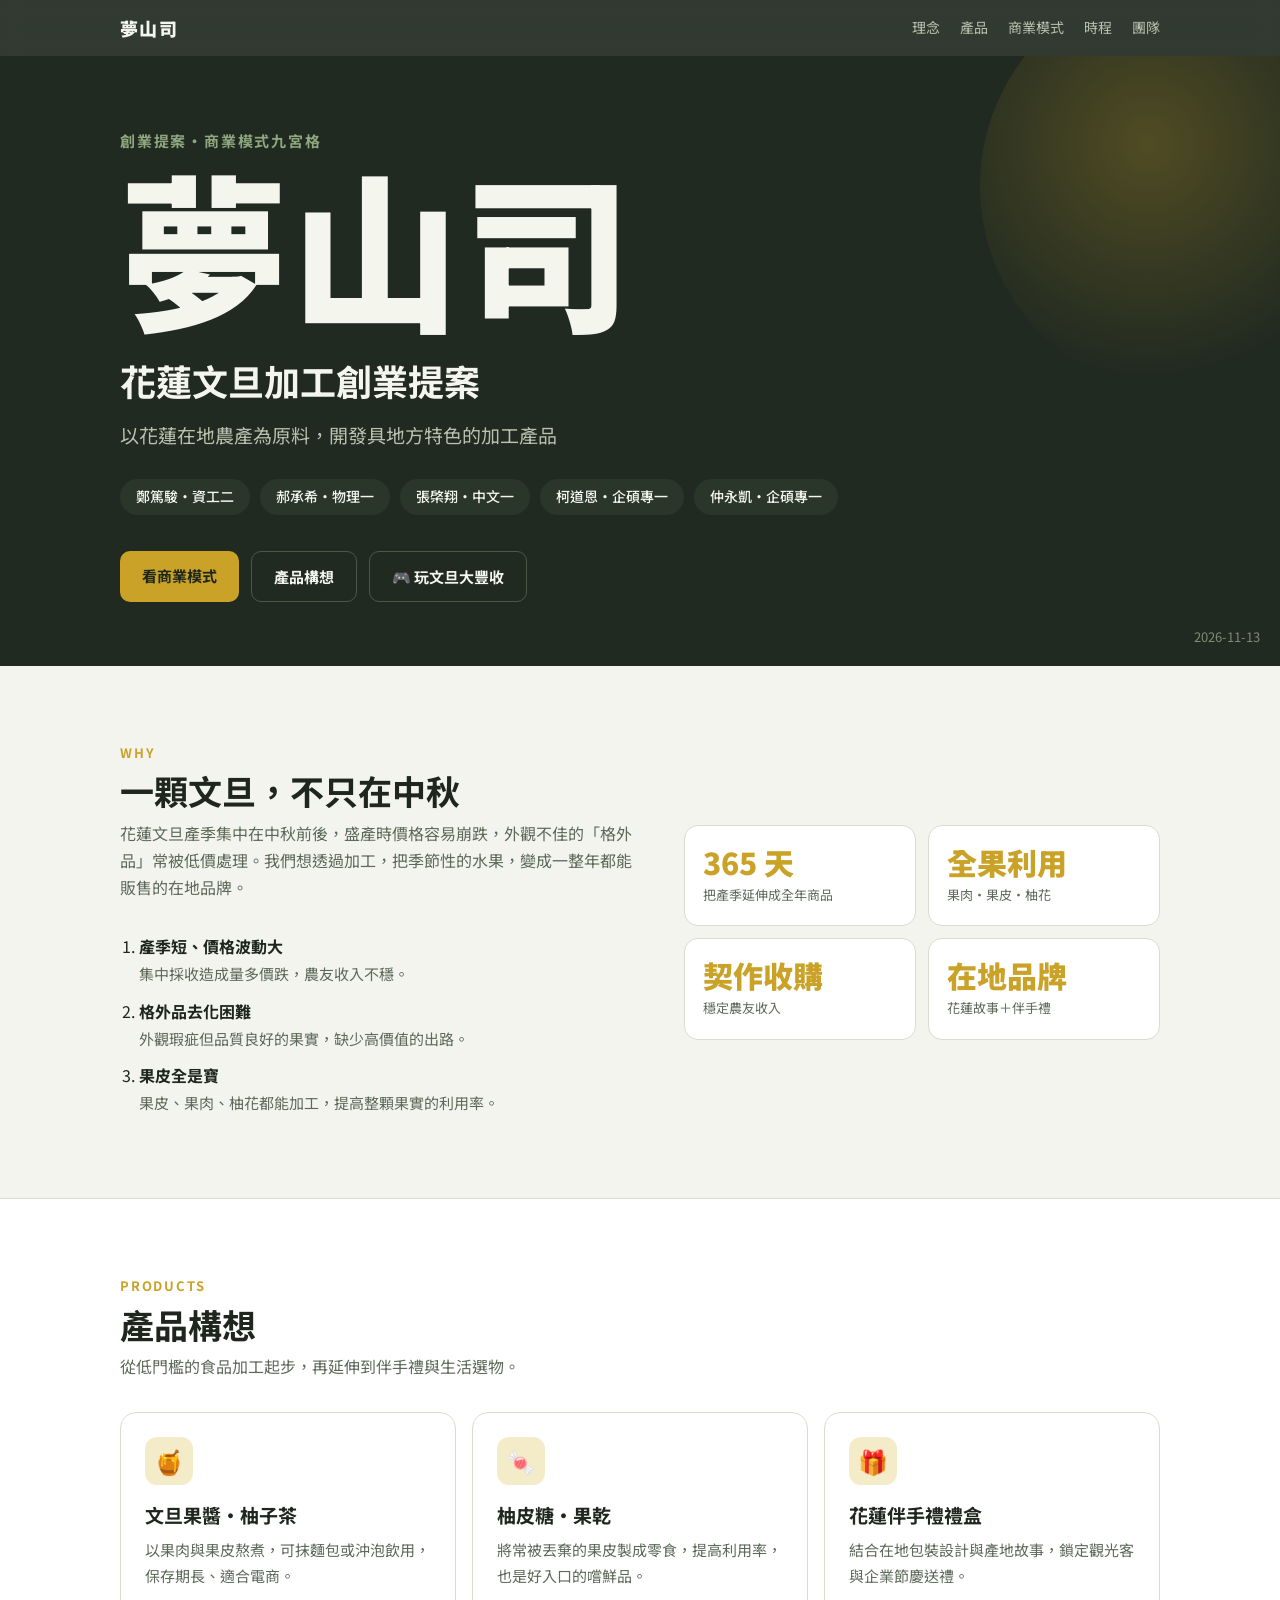
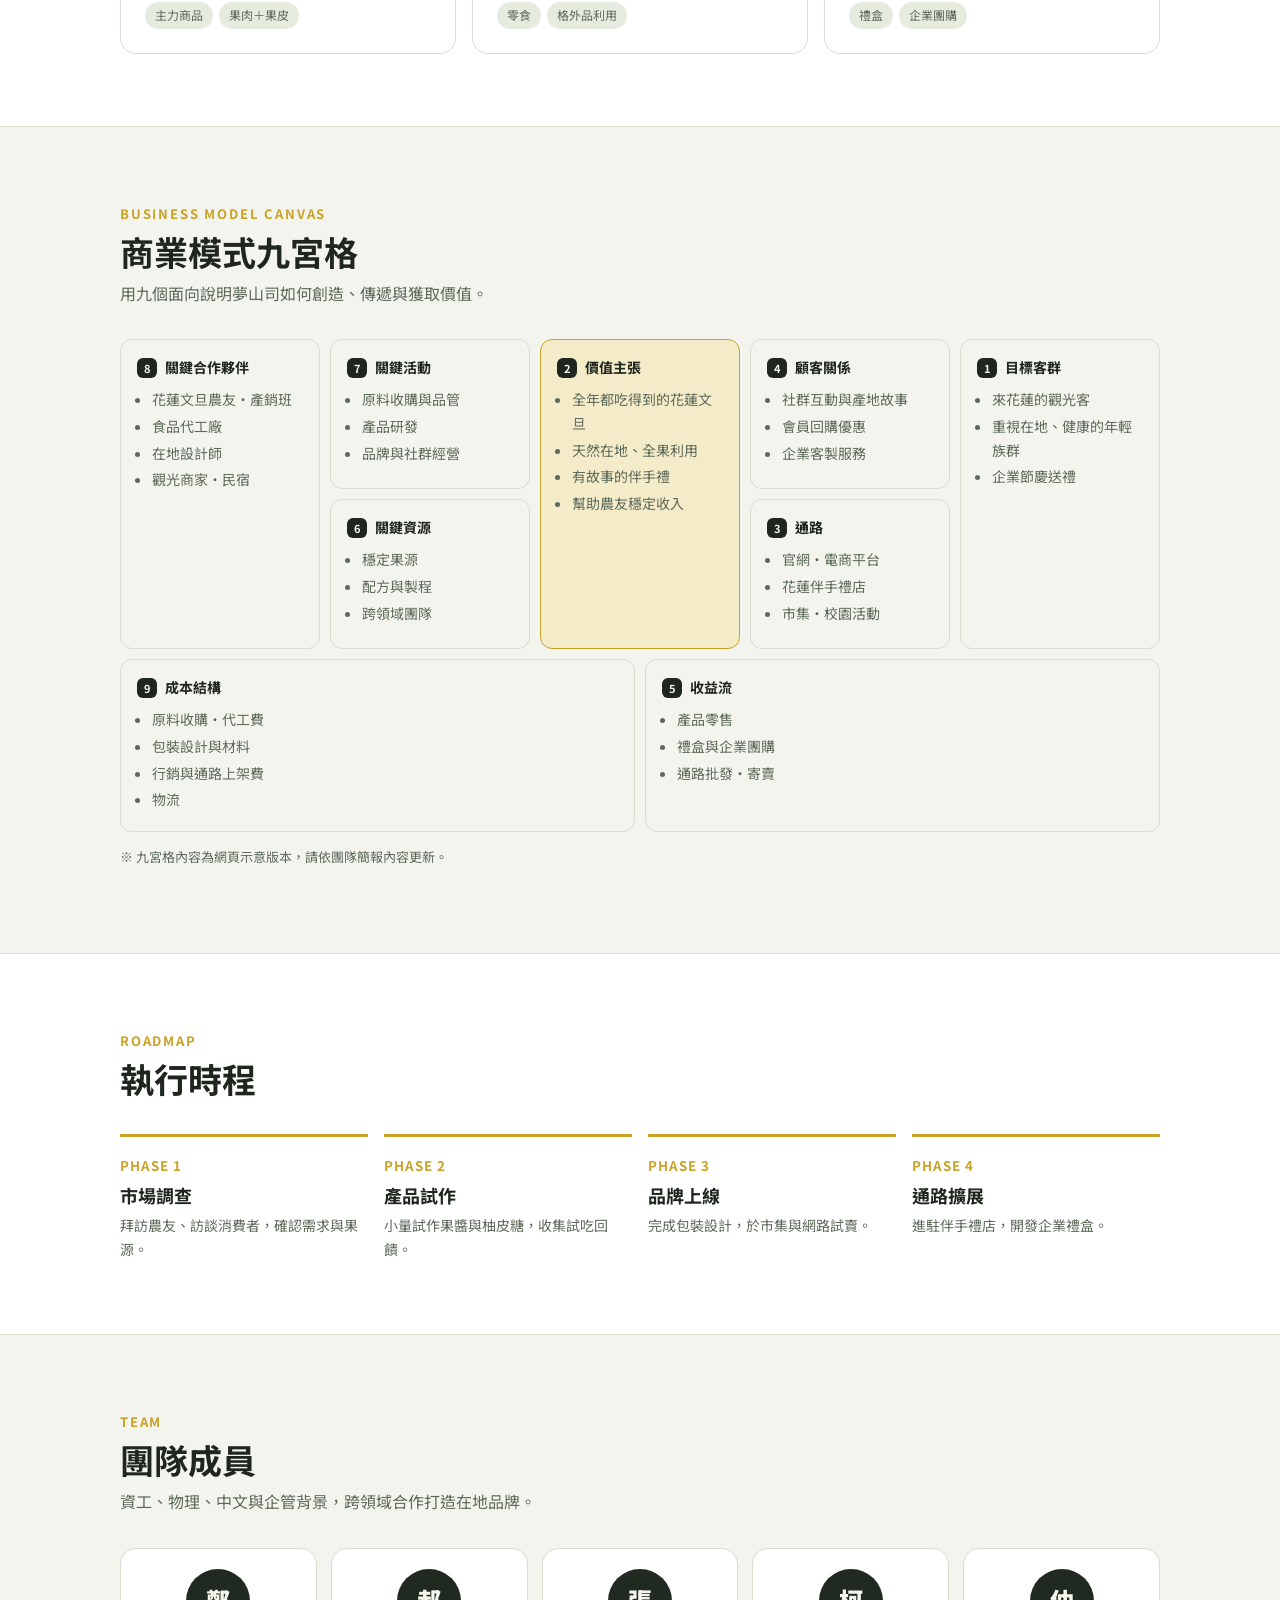
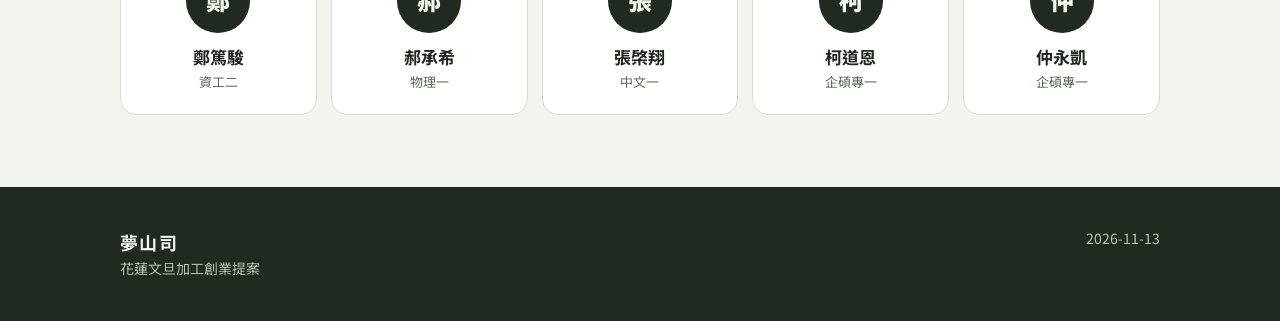
<file: mengshansi/index.html>
<!DOCTYPE html>
<html lang="zh-Hant">
<head>
<meta charset="utf-8">
<meta name="viewport" content="width=device-width, initial-scale=1, viewport-fit=cover">
<meta name="theme-color" content="#212A21">
<meta name="description" content="夢山司｜花蓮文旦加工創業提案：以花蓮在地農產為原料，開發具地方特色的加工產品。">
<title>夢山司｜花蓮文旦加工</title>
<link rel="preconnect" href="https://fonts.googleapis.com">
<link rel="preconnect" href="https://fonts.gstatic.com" crossorigin>
<link href="https://fonts.googleapis.com/css2?family=Noto+Sans+TC:wght@400;500;700;900&display=swap" rel="stylesheet">
<style>
:root{
  --hero:#212A21; --hero-2:#2B362A; --hero-ink:#F4F6EE; --hero-dim:#B9C2B0; --sage:#8FA77E;
  --bg:#F3F4EE; --surface:#FFFFFF; --ink:#1E261E; --muted:#5D6A5A; --line:#D8DDD0;
  --accent:#C9A227; --accent-soft:#F4EBC8; --chip:#E6EBDF;
  color-scheme:light;
}
@media (prefers-color-scheme: dark){
  :root:not([data-theme="light"]){
    --bg:#161B16; --surface:#1F261F; --ink:#E9EDE3; --muted:#9FAB98; --line:#323C31;
    --accent:#E2BE4A; --accent-soft:#3A3420; --chip:#2A3329; color-scheme:dark;
  }
}
:root[data-theme="dark"]{
  --bg:#161B16; --surface:#1F261F; --ink:#E9EDE3; --muted:#9FAB98; --line:#323C31;
  --accent:#E2BE4A; --accent-soft:#3A3420; --chip:#2A3329; color-scheme:dark;
}
*,*::before,*::after{box-sizing:border-box}
html{scroll-behavior:smooth;background:var(--bg)}
body{margin:0;background:var(--bg);color:var(--ink);font-family:"Noto Sans TC","PingFang TC","Microsoft JhengHei",system-ui,sans-serif;font-size:16px;line-height:1.7}
a{color:inherit}
.wrap{max-width:1080px;margin:0 auto;padding:0 20px}

/* nav */
nav{position:sticky;top:0;z-index:10;background:color-mix(in srgb,var(--hero) 92%,transparent);backdrop-filter:blur(8px);color:var(--hero-ink)}
nav .wrap{display:flex;align-items:center;justify-content:space-between;height:56px;gap:16px}
nav .brand{font-weight:900;letter-spacing:.08em;text-decoration:none;font-size:18px}
nav ul{display:flex;gap:20px;list-style:none;margin:0;padding:0;font-size:14px}
nav ul a{text-decoration:none;color:var(--hero-dim)}
nav ul a:hover{color:var(--hero-ink)}
@media (max-width:640px){nav ul{gap:14px;font-size:13px} nav ul li.opt{display:none}}

/* hero */
.hero{background:var(--hero);color:var(--hero-ink);padding:72px 0 64px;position:relative;overflow:hidden}
.hero::after{content:"";position:absolute;right:-120px;top:-80px;width:420px;height:420px;border-radius:50%;
  background:radial-gradient(circle at 40% 40%,rgba(201,162,39,.28),rgba(201,162,39,0) 65%);pointer-events:none}
.eyebrow{color:var(--sage);font-weight:700;letter-spacing:.12em;font-size:15px;margin:0 0 8px}
.hero h1{font-size:clamp(72px,16vw,168px);line-height:1;font-weight:900;margin:0 0 20px;letter-spacing:.02em}
.hero h2{font-size:clamp(24px,4vw,36px);margin:0 0 8px;font-weight:700}
.hero p.lead{color:var(--hero-dim);font-size:clamp(16px,2vw,19px);margin:0 0 28px}
.team{display:flex;flex-wrap:wrap;gap:10px;margin:0;padding:0;list-style:none}
.team li{background:var(--hero-2);border-radius:999px;padding:6px 16px;font-size:14px;font-weight:500}
.cta{display:flex;gap:12px;flex-wrap:wrap;margin-top:36px}
.btn{display:inline-block;padding:12px 22px;border-radius:10px;text-decoration:none;font-weight:700;font-size:15px}
.btn.primary{background:var(--accent);color:#1E261E}
.btn.ghost{border:1px solid #4A5848;color:var(--hero-ink)}
.date{position:absolute;right:20px;bottom:18px;color:#7F8A78;font-size:13px}

/* sections */
section{padding:72px 0}
.sec-head{margin-bottom:32px}
.sec-head .tag{color:var(--accent);font-weight:700;letter-spacing:.14em;font-size:13px}
.sec-head h3{font-size:clamp(26px,4vw,34px);margin:4px 0 6px;line-height:1.3}
.sec-head p{color:var(--muted);margin:0;max-width:640px}

.grid3{display:grid;grid-template-columns:repeat(3,1fr);gap:16px}
@media (max-width:800px){.grid3{grid-template-columns:1fr}}
.card{background:var(--surface);border:1px solid var(--line);border-radius:16px;padding:24px}
.card .ico{width:48px;height:48px;border-radius:12px;background:var(--accent-soft);display:grid;place-items:center;font-size:24px;margin-bottom:14px}
.card h4{margin:0 0 6px;font-size:19px}
.card p{margin:0;color:var(--muted);font-size:15px}
.card .meta{margin-top:14px;display:flex;gap:6px;flex-wrap:wrap}
.card .meta span{background:var(--chip);font-size:12px;padding:3px 10px;border-radius:999px;color:var(--muted)}

/* problem/why */
.why{display:grid;grid-template-columns:1.1fr 1fr;gap:40px;align-items:center}
@media (max-width:800px){.why{grid-template-columns:1fr;gap:24px}}
.stats{display:grid;grid-template-columns:1fr 1fr;gap:12px}
.stat{background:var(--surface);border:1px solid var(--line);border-radius:14px;padding:18px}
.stat b{display:block;font-size:30px;font-weight:900;color:var(--accent);line-height:1.2}
.stat small{color:var(--muted);font-size:13px}
.why ol{padding-left:1.2em;margin:16px 0 0}
.why ol li{margin-bottom:10px}
.why ol b{display:block}
.why ol span{color:var(--muted);font-size:15px}

/* BMC */
.alt{background:var(--surface);border-top:1px solid var(--line);border-bottom:1px solid var(--line)}
.bmc{display:grid;gap:10px;grid-template-columns:repeat(10,1fr);
  grid-template-areas:
   "kp kp ka ka vp vp cr cr cs2 cs2"
   "kp kp kr kr vp vp ch ch cs2 cs2"
   "co co co co co rs rs rs rs rs"}
.bmc .cell{background:var(--bg);border:1px solid var(--line);border-radius:12px;padding:16px;min-height:150px}
.bmc .cell h5{margin:0 0 8px;font-size:14px;display:flex;align-items:center;gap:8px}
.bmc .cell h5 i{font-style:normal;font-size:11px;font-weight:700;background:var(--ink);color:var(--bg);border-radius:6px;padding:1px 7px}
.bmc .cell ul{margin:0;padding-left:1.1em;font-size:14px;color:var(--muted)}
.bmc .cell li{margin-bottom:3px}
.bmc .vp{background:var(--accent-soft);border-color:var(--accent)}
.kp{grid-area:kp}.ka{grid-area:ka}.kr{grid-area:kr}.vp{grid-area:vp}.cr{grid-area:cr}.ch{grid-area:ch}.cs2{grid-area:cs2}.co{grid-area:co}.rs{grid-area:rs}
@media (max-width:860px){
  .bmc{grid-template-columns:1fr 1fr;grid-template-areas:"vp vp" "cs2 cs2" "ch cr" "rs rs" "ka kr" "kp kp" "co co"}
  .bmc .cell{min-height:0}
}
.note{font-size:13px;color:var(--muted);margin-top:14px}

/* timeline */
.steps{display:grid;grid-template-columns:repeat(4,1fr);gap:16px;counter-reset:s}
@media (max-width:800px){.steps{grid-template-columns:1fr 1fr}}
@media (max-width:480px){.steps{grid-template-columns:1fr}}
.step{border-top:3px solid var(--accent);padding-top:14px}
.step small{color:var(--accent);font-weight:700;letter-spacing:.08em}
.step h4{margin:2px 0 4px;font-size:18px}
.step p{margin:0;color:var(--muted);font-size:14px}

/* team */
.members{display:grid;grid-template-columns:repeat(5,1fr);gap:14px}
@media (max-width:900px){.members{grid-template-columns:repeat(3,1fr)}}
@media (max-width:520px){.members{grid-template-columns:1fr 1fr}}
.member{background:var(--surface);border:1px solid var(--line);border-radius:16px;padding:20px 16px;text-align:center}
.avatar{width:64px;height:64px;border-radius:50%;margin:0 auto 10px;background:var(--hero);color:var(--hero-ink);display:grid;place-items:center;font-size:24px;font-weight:900}
.member b{display:block;font-size:17px}
.member small{display:block;color:var(--muted);font-size:13px}
.member em{display:inline-block;margin-top:8px;font-style:normal;font-size:12px;background:var(--chip);padding:2px 10px;border-radius:999px}

footer{background:var(--hero);color:var(--hero-dim);padding:40px 0;font-size:14px}
footer .wrap{display:flex;justify-content:space-between;flex-wrap:wrap;gap:12px}
footer b{color:var(--hero-ink);font-size:18px;letter-spacing:.08em}
</style>
</head>
<body>

<nav aria-label="主選單">
  <div class="wrap">
    <a class="brand" href="#top">夢山司</a>
    <ul>
      <li><a href="#why">理念</a></li>
      <li><a href="#products">產品</a></li>
      <li><a href="#bmc">商業模式</a></li>
      <li class="opt"><a href="#plan">時程</a></li>
      <li><a href="#team">團隊</a></li>
    </ul>
  </div>
</nav>

<header class="hero" id="top">
  <div class="wrap">
    <p class="eyebrow">創業提案・商業模式九宮格</p>
    <h1>夢山司</h1>
    <h2>花蓮文旦加工創業提案</h2>
    <p class="lead">以花蓮在地農產為原料，開發具地方特色的加工產品</p>
    <ul class="team" aria-label="團隊成員">
      <li>鄭篤駿・資工二</li><li>郝承希・物理一</li><li>張棨翔・中文一</li><li>柯道恩・企碩專一</li><li>仲永凱・企碩專一</li>
    </ul>
    <div class="cta">
      <a class="btn primary" href="#bmc">看商業模式</a>
      <a class="btn ghost" href="#products">產品構想</a>
      <a class="btn ghost" href="game.html">🎮 玩文旦大豐收</a>
    </div>
  </div>
  <span class="date">2026-11-13</span>
</header>

<main>
  <section id="why">
    <div class="wrap why">
      <div>
        <div class="sec-head">
          <span class="tag">WHY</span>
          <h3>一顆文旦，不只在中秋</h3>
          <p>花蓮文旦產季集中在中秋前後，盛產時價格容易崩跌，外觀不佳的「格外品」常被低價處理。我們想透過加工，把季節性的水果，變成一整年都能販售的在地品牌。</p>
        </div>
        <ol>
          <li><b>產季短、價格波動大</b><span>集中採收造成量多價跌，農友收入不穩。</span></li>
          <li><b>格外品去化困難</b><span>外觀瑕疵但品質良好的果實，缺少高價值的出路。</span></li>
          <li><b>果皮全是寶</b><span>果皮、果肉、柚花都能加工，提高整顆果實的利用率。</span></li>
        </ol>
      </div>
      <div class="stats" aria-label="提案重點">
        <div class="stat"><b>365 天</b><small>把產季延伸成全年商品</small></div>
        <div class="stat"><b>全果利用</b><small>果肉・果皮・柚花</small></div>
        <div class="stat"><b>契作收購</b><small>穩定農友收入</small></div>
        <div class="stat"><b>在地品牌</b><small>花蓮故事＋伴手禮</small></div>
      </div>
    </div>
  </section>

  <section id="products" class="alt">
    <div class="wrap">
      <div class="sec-head">
        <span class="tag">PRODUCTS</span>
        <h3>產品構想</h3>
        <p>從低門檻的食品加工起步，再延伸到伴手禮與生活選物。</p>
      </div>
      <div class="grid3">
        <article class="card">
          <div class="ico" aria-hidden="true">🍯</div>
          <h4>文旦果醬・柚子茶</h4>
          <p>以果肉與果皮熬煮，可抹麵包或沖泡飲用，保存期長、適合電商。</p>
          <div class="meta"><span>主力商品</span><span>果肉＋果皮</span></div>
        </article>
        <article class="card">
          <div class="ico" aria-hidden="true">🍬</div>
          <h4>柚皮糖・果乾</h4>
          <p>將常被丟棄的果皮製成零食，提高利用率，也是好入口的嚐鮮品。</p>
          <div class="meta"><span>零食</span><span>格外品利用</span></div>
        </article>
        <article class="card">
          <div class="ico" aria-hidden="true">🎁</div>
          <h4>花蓮伴手禮禮盒</h4>
          <p>結合在地包裝設計與產地故事，鎖定觀光客與企業節慶送禮。</p>
          <div class="meta"><span>禮盒</span><span>企業團購</span></div>
        </article>
      </div>
    </div>
  </section>

  <section id="bmc">
    <div class="wrap">
      <div class="sec-head">
        <span class="tag">BUSINESS MODEL CANVAS</span>
        <h3>商業模式九宮格</h3>
        <p>用九個面向說明夢山司如何創造、傳遞與獲取價值。</p>
      </div>
      <div class="bmc">
        <div class="cell kp"><h5><i>8</i>關鍵合作夥伴</h5><ul><li>花蓮文旦農友・產銷班</li><li>食品代工廠</li><li>在地設計師</li><li>觀光商家・民宿</li></ul></div>
        <div class="cell ka"><h5><i>7</i>關鍵活動</h5><ul><li>原料收購與品管</li><li>產品研發</li><li>品牌與社群經營</li></ul></div>
        <div class="cell kr"><h5><i>6</i>關鍵資源</h5><ul><li>穩定果源</li><li>配方與製程</li><li>跨領域團隊</li></ul></div>
        <div class="cell vp"><h5><i>2</i>價值主張</h5><ul><li>全年都吃得到的花蓮文旦</li><li>天然在地、全果利用</li><li>有故事的伴手禮</li><li>幫助農友穩定收入</li></ul></div>
        <div class="cell cr"><h5><i>4</i>顧客關係</h5><ul><li>社群互動與產地故事</li><li>會員回購優惠</li><li>企業客製服務</li></ul></div>
        <div class="cell ch"><h5><i>3</i>通路</h5><ul><li>官網・電商平台</li><li>花蓮伴手禮店</li><li>市集・校園活動</li></ul></div>
        <div class="cell cs2"><h5><i>1</i>目標客群</h5><ul><li>來花蓮的觀光客</li><li>重視在地、健康的年輕族群</li><li>企業節慶送禮</li></ul></div>
        <div class="cell co"><h5><i>9</i>成本結構</h5><ul><li>原料收購・代工費</li><li>包裝設計與材料</li><li>行銷與通路上架費</li><li>物流</li></ul></div>
        <div class="cell rs"><h5><i>5</i>收益流</h5><ul><li>產品零售</li><li>禮盒與企業團購</li><li>通路批發・寄賣</li></ul></div>
      </div>
      <p class="note">※ 九宮格內容為網頁示意版本，請依團隊簡報內容更新。</p>
    </div>
  </section>

  <section id="plan" class="alt">
    <div class="wrap">
      <div class="sec-head">
        <span class="tag">ROADMAP</span>
        <h3>執行時程</h3>
      </div>
      <div class="steps">
        <div class="step"><small>PHASE 1</small><h4>市場調查</h4><p>拜訪農友、訪談消費者，確認需求與果源。</p></div>
        <div class="step"><small>PHASE 2</small><h4>產品試作</h4><p>小量試作果醬與柚皮糖，收集試吃回饋。</p></div>
        <div class="step"><small>PHASE 3</small><h4>品牌上線</h4><p>完成包裝設計，於市集與網路試賣。</p></div>
        <div class="step"><small>PHASE 4</small><h4>通路擴展</h4><p>進駐伴手禮店，開發企業禮盒。</p></div>
      </div>
    </div>
  </section>

  <section id="team">
    <div class="wrap">
      <div class="sec-head">
        <span class="tag">TEAM</span>
        <h3>團隊成員</h3>
        <p>資工、物理、中文與企管背景，跨領域合作打造在地品牌。</p>
      </div>
      <div class="members">
        <div class="member"><div class="avatar">鄭</div><b>鄭篤駿</b><small>資工二</small></div>
        <div class="member"><div class="avatar">郝</div><b>郝承希</b><small>物理一</small></div>
        <div class="member"><div class="avatar">張</div><b>張棨翔</b><small>中文一</small></div>
        <div class="member"><div class="avatar">柯</div><b>柯道恩</b><small>企碩專一</small></div>
        <div class="member"><div class="avatar">仲</div><b>仲永凱</b><small>企碩專一</small></div>
      </div>
    </div>
  </section>
</main>

<footer>
  <div class="wrap">
    <div><b>夢山司</b><br>花蓮文旦加工創業提案</div>
    <div>2026-11-13</div>
  </div>
</footer>

</body>
</html>
</file>
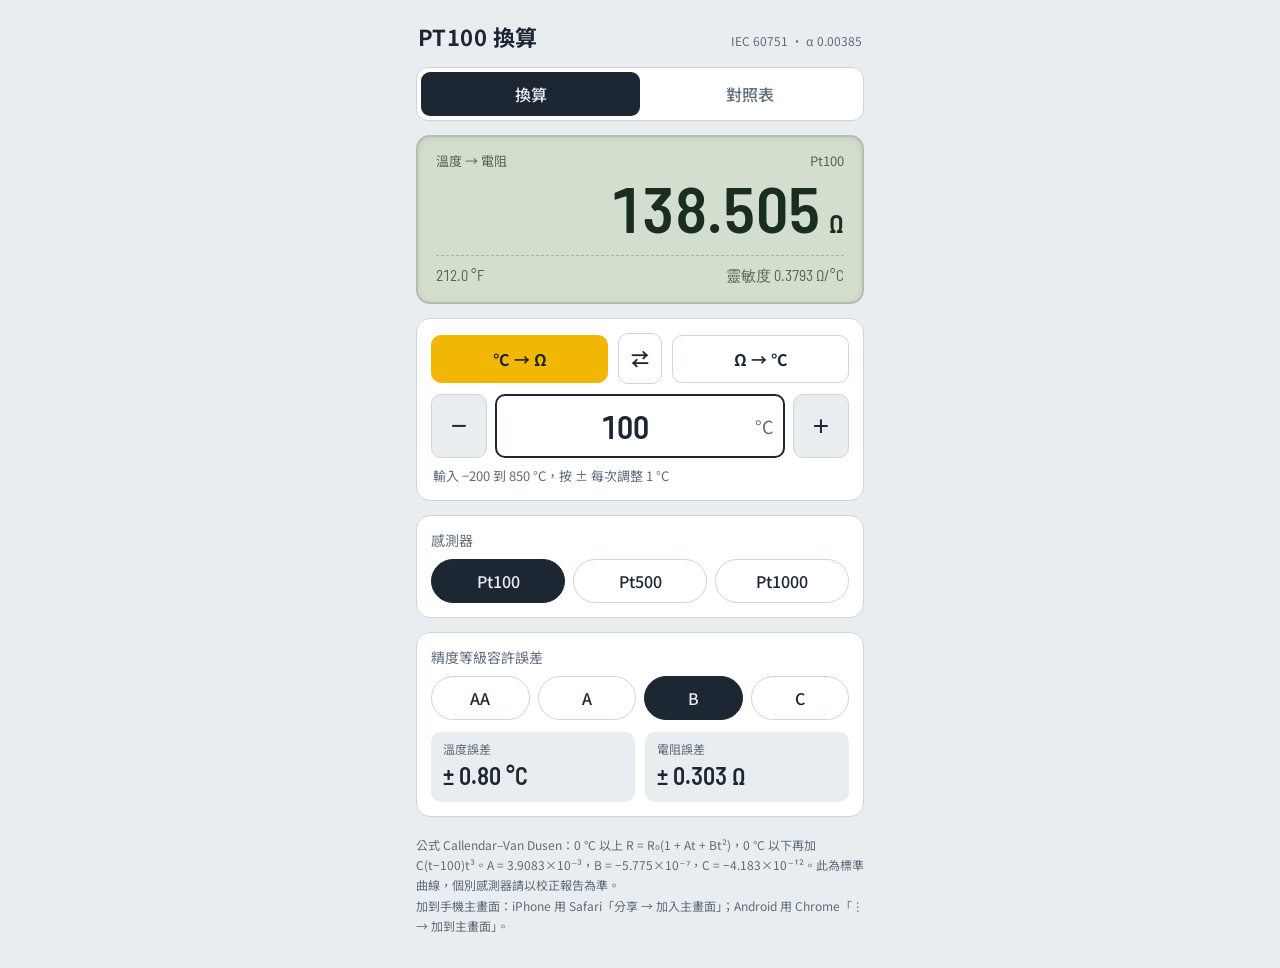
<file: pt100/index.html>
<!DOCTYPE html>
<html lang="zh-Hant">
<head>
<meta charset="utf-8">
<meta name="viewport" content="width=device-width, initial-scale=1, viewport-fit=cover">
<meta name="apple-mobile-web-app-capable" content="yes">
<meta name="mobile-web-app-capable" content="yes">
<meta name="apple-mobile-web-app-title" content="PT100換算">
<meta name="theme-color" content="#E9EDF0">
<title>PT100 換算</title>
<link rel="preconnect" href="https://fonts.googleapis.com">
<link rel="preconnect" href="https://fonts.gstatic.com" crossorigin>
<link href="https://fonts.googleapis.com/css2?family=Barlow+Semi+Condensed:wght@500;600;700&family=Noto+Sans+TC:wght@400;500;700&display=swap" rel="stylesheet">
<style>
:root{
  --bg:#E9EDF0; --surface:#FFFFFF; --ink:#1C2733; --muted:#5E6B78; --line:#CDD5DC;
  --lcd:#D4DECF; --lcd-ink:#1A2E1F; --lcd-dim:#4F6553; --signal:#F2B705; --signal-ink:#1C2733;
  --warn:#B3261E;
  color-scheme: light;
}
@media (prefers-color-scheme: dark){
  :root:not([data-theme="light"]){
    --bg:#151B21; --surface:#1F2730; --ink:#E6EBEF; --muted:#97A3AE; --line:#33404C;
    --lcd:#22301F; --lcd-ink:#C9F0B8; --lcd-dim:#86A57B; --signal:#F2B705; --signal-ink:#151B21;
    --warn:#FF8A80; color-scheme: dark;
  }
}
:root[data-theme="dark"]{
  --bg:#151B21; --surface:#1F2730; --ink:#E6EBEF; --muted:#97A3AE; --line:#33404C;
  --lcd:#22301F; --lcd-ink:#C9F0B8; --lcd-dim:#86A57B; --signal:#F2B705; --signal-ink:#151B21;
  --warn:#FF8A80; color-scheme: dark;
}
:root{box-sizing:border-box;padding-top:env(safe-area-inset-top,0px);padding-bottom:env(safe-area-inset-bottom,0px);}
*,*::before,*::after{box-sizing:inherit}
html{scroll-padding-top:env(safe-area-inset-top,0px);background:var(--bg)}
body{margin:0;background:var(--bg);color:var(--ink);font-family:"Noto Sans TC","PingFang TC","Microsoft JhengHei",system-ui,sans-serif;font-size:16px;line-height:1.5;-webkit-tap-highlight-color:transparent}
.num{font-family:"Barlow Semi Condensed","Roboto Condensed","Arial Narrow",sans-serif;font-variant-numeric:tabular-nums}
.wrap{max-width:480px;margin:0 auto;padding:16px 16px 32px}
header{display:flex;align-items:baseline;justify-content:space-between;margin:4px 2px 14px}
h1{font-size:22px;margin:0;font-weight:700;letter-spacing:.02em}
.std{font-size:12px;color:var(--muted)}

.tabs{display:grid;grid-template-columns:1fr 1fr;background:var(--surface);border:1px solid var(--line);border-radius:12px;padding:4px;margin-bottom:14px}
.tabs button{border:0;background:transparent;color:var(--muted);font:inherit;font-weight:500;padding:10px 0;border-radius:9px;cursor:pointer}
.tabs button[aria-selected="true"]{background:var(--ink);color:var(--bg)}

/* readout */
.lcd{background:var(--lcd);color:var(--lcd-ink);border-radius:14px;padding:14px 18px 16px;border:2px solid color-mix(in srgb,var(--lcd-ink) 18%,transparent);box-shadow:inset 0 2px 6px rgba(0,0,0,.08)}
.lcd-top{display:flex;justify-content:space-between;font-size:13px;color:var(--lcd-dim)}
.lcd-main{display:flex;align-items:baseline;justify-content:flex-end;gap:8px;margin-top:2px;min-height:76px}
.lcd-val{font-size:64px;font-weight:600;line-height:1.1;letter-spacing:.01em;overflow-wrap:anywhere;text-align:right}
.lcd-unit{font-size:26px;font-weight:600}
.lcd-sub{display:flex;justify-content:space-between;font-size:15px;color:var(--lcd-dim);border-top:1px dashed color-mix(in srgb,var(--lcd-ink) 25%,transparent);padding-top:8px;margin-top:6px}
.lcd.err .lcd-val{font-size:28px;color:var(--warn)}

.panel{background:var(--surface);border:1px solid var(--line);border-radius:14px;padding:14px;margin-top:14px}
.label{font-size:14px;color:var(--muted);margin:0 0 8px}
.dir{display:flex;align-items:center;gap:10px;margin-bottom:10px}
.dir button{flex:1;border:1px solid var(--line);background:transparent;color:var(--ink);font:inherit;font-weight:700;padding:11px 8px;border-radius:10px;cursor:pointer}
.dir button[aria-pressed="true"]{background:var(--signal);color:var(--signal-ink);border-color:var(--signal)}
.swap{flex:0 0 auto !important;width:44px;font-size:18px !important}

.entry{display:grid;grid-template-columns:56px 1fr 56px;gap:8px;align-items:stretch}
.entry button{border:1px solid var(--line);background:var(--bg);color:var(--ink);font-size:28px;line-height:1;border-radius:10px;cursor:pointer;touch-action:manipulation}
.entry button:active{background:var(--signal);color:var(--signal-ink)}
.field{position:relative}
.field input{width:100%;height:64px;border:2px solid var(--ink);border-radius:10px;background:var(--surface);color:var(--ink);font-size:32px;font-weight:600;text-align:center;padding:0 40px 0 10px}
.field input:focus{outline:3px solid var(--signal);outline-offset:1px}
.field span{position:absolute;right:12px;top:50%;transform:translateY(-50%);color:var(--muted);font-size:18px;pointer-events:none}
.hint{font-size:13px;color:var(--muted);margin:8px 2px 0}

.chips{display:flex;gap:8px;flex-wrap:wrap}
.chips button{flex:1;min-width:64px;border:1px solid var(--line);background:transparent;color:var(--ink);font:inherit;font-weight:500;padding:9px 6px;border-radius:999px;cursor:pointer}
.chips button[aria-pressed="true"]{background:var(--ink);color:var(--bg);border-color:var(--ink)}
.row{display:flex;justify-content:space-between;align-items:center;gap:12px}
.row + .row{margin-top:12px}
.wire{display:flex;align-items:center;gap:8px}
.wire input{width:96px;height:42px;border:1px solid var(--line);border-radius:8px;background:var(--bg);color:var(--ink);font-size:18px;text-align:center}
.tol{display:grid;grid-template-columns:1fr 1fr;gap:10px;margin-top:12px}
.tol div{background:var(--bg);border-radius:10px;padding:8px 12px}
.tol small{display:block;font-size:12px;color:var(--muted)}
.tol b{font-size:24px;font-weight:600}

/* table */
.find{display:flex;gap:8px;align-items:center}
.find input{flex:1;height:48px;border:2px solid var(--ink);border-radius:10px;background:var(--surface);color:var(--ink);font-size:22px;text-align:center}
.find select{height:48px;border:1px solid var(--line);border-radius:10px;background:var(--surface);color:var(--ink);font:inherit;padding:0 8px}
.tbl{margin-top:12px;background:var(--surface);border:1px solid var(--line);border-radius:14px;overflow:hidden}
.tbl-head,.tr{display:grid;grid-template-columns:1fr 1.2fr 1.2fr 1fr;text-align:right;padding:0 14px}
.tbl-head{background:var(--ink);color:var(--bg);font-size:13px;padding-top:9px;padding-bottom:9px;position:sticky;top:env(safe-area-inset-top,0px);z-index:2}
.tbl-body{position:relative;max-height:60vh;overflow-y:auto;-webkit-overflow-scrolling:touch}
.tr{font-size:18px;padding-top:7px;padding-bottom:7px;border-bottom:1px solid var(--line)}
.tr.ten{background:color-mix(in srgb,var(--signal) 10%,transparent)}
.tr.hit{background:var(--signal);color:var(--signal-ink);font-weight:700}
.tr span:first-child{font-weight:600}
.tr span:last-child,.tbl-head span:last-child{color:var(--muted)}
.tr.hit span:last-child{color:inherit}

footer{font-size:12px;color:var(--muted);margin-top:18px;line-height:1.7}
[hidden]{display:none !important}
@media (prefers-reduced-motion:no-preference){.lcd-val{transition:color .2s}}
</style>
</head>
<body>
<div class="wrap">
  <header>
    <h1>PT100 換算</h1>
    <span class="std">IEC 60751 · α 0.00385</span>
  </header>

  <div class="tabs" role="tablist">
    <button role="tab" aria-selected="true" data-tab="calc">換算</button>
    <button role="tab" aria-selected="false" data-tab="table">對照表</button>
  </div>

  <section id="calc">
    <div class="lcd" id="lcd" aria-live="polite">
      <div class="lcd-top"><span id="lcdMode">溫度 → 電阻</span><span id="lcdSensor">Pt100</span></div>
      <div class="lcd-main"><span class="lcd-val num" id="out">—</span><span class="lcd-unit num" id="outUnit">Ω</span></div>
      <div class="lcd-sub num"><span id="sub1"></span><span id="sub2"></span></div>
    </div>

    <div class="panel">
      <div class="dir">
        <button id="dT" aria-pressed="true">°C → Ω</button>
        <button class="swap" id="swap" aria-label="切換方向">⇄</button>
        <button id="dR" aria-pressed="false">Ω → °C</button>
      </div>
      <div class="entry">
        <button id="minus" aria-label="減少">−</button>
        <div class="field">
          <input id="inp" class="num" type="text" inputmode="decimal" enterkeyhint="done" autocomplete="off" value="100">
          <span id="inUnit">°C</span>
        </div>
        <button id="plus" aria-label="增加">+</button>
      </div>
      <p class="hint" id="hint">輸入 −200 到 850 °C，按 ± 每次調整 1 °C</p>
    </div>

    <div class="panel">
      <p class="label">感測器</p>
      <div class="chips" id="sensor">
        <button data-r0="100" aria-pressed="true">Pt100</button>
        <button data-r0="500" aria-pressed="false">Pt500</button>
        <button data-r0="1000" aria-pressed="false">Pt1000</button>
      </div>
      <div id="wireRow" hidden>
        <div class="row" style="margin-top:14px">
          <span>二線式導線電阻（來回合計）</span>
          <div class="wire"><input id="wire" class="num" type="text" inputmode="decimal" value="0"><span>Ω</span></div>
        </div>
        <p class="hint">三線或四線式接法填 0。填入後會先扣掉導線電阻再換算。</p>
      </div>
    </div>

    <div class="panel">
      <p class="label">精度等級容許誤差</p>
      <div class="chips" id="cls">
        <button data-c="AA" aria-pressed="false">AA</button>
        <button data-c="A" aria-pressed="false">A</button>
        <button data-c="B" aria-pressed="true">B</button>
        <button data-c="C" aria-pressed="false">C</button>
      </div>
      <div class="tol">
        <div><small>溫度誤差</small><b class="num" id="tolT">—</b></div>
        <div><small>電阻誤差</small><b class="num" id="tolR">—</b></div>
      </div>
    </div>
  </section>

  <section id="table" hidden>
    <div class="find">
      <input id="jump" class="num" type="text" inputmode="decimal" placeholder="跳到溫度 °C">
      <select id="step" aria-label="間隔">
        <option value="1">每 1 °C</option>
        <option value="5">每 5 °C</option>
        <option value="10" selected>每 10 °C</option>
      </select>
    </div>
    <div class="tbl">
      <div class="tbl-head"><span>°C</span><span id="thR">Pt100 Ω</span><span>Ω/°C</span><span>°F</span></div>
      <div class="tbl-body" id="tbody"></div>
    </div>
  </section>

  <footer>
    公式 Callendar–Van Dusen：0 °C 以上 R = R₀(1 + At + Bt²)，0 °C 以下再加 C(t−100)t³。A = 3.9083×10⁻³，B = −5.775×10⁻⁷，C = −4.183×10⁻¹²。此為標準曲線，個別感測器請以校正報告為準。<br>
    加到手機主畫面：iPhone 用 Safari「分享 → 加入主畫面」；Android 用 Chrome「⋮ → 加到主畫面」。
  </footer>
</div>

<script>
const A=3.9083e-3,B=-5.775e-7,C=-4.183e-12,TMIN=-200,TMAX=850;
const R=(t,r0)=>r0*(1+A*t+B*t*t+(t<0?C*(t-100)*t*t*t:0));
const dR=(t,r0)=>r0*(A+2*B*t+(t<0?C*(4*t*t*t-300*t*t):0));
function T(r,r0){
  const q=(-A+Math.sqrt(Math.max(0,A*A-4*B*(1-r/r0))))/(2*B);
  if(r>=r0) return q;
  let t=q; for(let i=0;i<8;i++){t-= (R(t,r0)-r)/dR(t,r0);} return t;
}
const TOL={AA:[0.10,0.0017],A:[0.15,0.002],B:[0.30,0.005],C:[0.60,0.010]};
const $=id=>document.getElementById(id);
const fmt=(v,d)=>v.toLocaleString('zh-TW',{minimumFractionDigits:d,maximumFractionDigits:d});

let st={dir:'T',r0:100,cls:'B',tVal:'100',rVal:'138.51',wire:'0'};
try{const s=JSON.parse(localStorage.getItem('pt100')||'null'); if(s) st={...st,...s};}catch(e){}
const save=()=>{try{localStorage.setItem('pt100',JSON.stringify(st))}catch(e){}};

function parse(s){const v=parseFloat(String(s).replace(/[,，\s]/g,'').replace('−','-'));return isNaN(v)?null:v;}

function render(){
  const isT=st.dir==='T', name='Pt'+st.r0;
  $('dT').setAttribute('aria-pressed',isT); $('dR').setAttribute('aria-pressed',!isT);
  $('lcdMode').textContent=isT?'溫度 → 電阻':'電阻 → 溫度';
  $('lcdSensor').textContent=name; $('thR').textContent=name+' Ω';
  $('inUnit').textContent=isT?'°C':'Ω'; $('outUnit').textContent=isT?'Ω':'°C';
  $('wireRow').hidden=isT;
  $('hint').textContent=isT?'輸入 −200 到 850 °C，按 ± 每次調整 1 °C'
    :`輸入 ${fmt(R(TMIN,st.r0),2)} 到 ${fmt(R(TMAX,st.r0),2)} Ω，按 ± 每次調整 ${st.r0>=1000?'1':'0.1'} Ω`;
  document.querySelectorAll('#sensor button').forEach(b=>b.setAttribute('aria-pressed',+b.dataset.r0===st.r0));
  document.querySelectorAll('#cls button').forEach(b=>b.setAttribute('aria-pressed',b.dataset.c===st.cls));
  if(document.activeElement!==$('inp')) $('inp').value=isT?st.tVal:st.rVal;
  if(document.activeElement!==$('wire')) $('wire').value=st.wire;
  compute();
}

function showErr(msg){
  $('lcd').classList.add('err'); $('out').textContent=msg; $('outUnit').textContent='';
  $('sub1').textContent=''; $('sub2').textContent=''; $('tolT').textContent='—'; $('tolR').textContent='—';
}
function compute(){
  $('lcd').classList.remove('err');
  const v=parse(st.dir==='T'?st.tVal:st.rVal);
  if(v===null) return showErr('請輸入數字');
  let t,r;
  if(st.dir==='T'){
    if(v<TMIN||v>TMAX) return showErr('超出 −200～850 °C');
    t=v; r=R(t,st.r0);
    $('out').textContent=fmt(r,st.r0>=1000?2:3); $('outUnit').textContent='Ω';
    $('sub1').textContent=`${fmt(t*9/5+32,1)} °F`;
  }else{
    const w=parse(st.wire)||0; r=v-w;
    if(r<R(TMIN,st.r0)||r>R(TMAX,st.r0)) return showErr('超出量測範圍');
    t=T(r,st.r0);
    $('out').textContent=fmt(t,2); $('outUnit').textContent='°C';
    $('sub1').textContent=`${fmt(t*9/5+32,1)} °F`;
  }
  $('sub2').textContent=`靈敏度 ${fmt(dR(t,st.r0),4)} Ω/°C`;
  const [a,k]=TOL[st.cls], tt=a+k*Math.abs(t);
  $('tolT').textContent=`± ${fmt(tt,2)} °C`;
  $('tolR').textContent=`± ${fmt(tt*dR(t,st.r0),3)} Ω`;
  save();
}

$('inp').addEventListener('input',e=>{st.dir==='T'?st.tVal=e.target.value:st.rVal=e.target.value;compute();});
$('wire').addEventListener('input',e=>{st.wire=e.target.value;compute();});
function setDir(d){
  if(d===st.dir) return;
  // carry the current result over so switching feels continuous
  const v=parse(st.dir==='T'?st.tVal:st.rVal);
  if(v!==null){
    if(st.dir==='T'&&v>=TMIN&&v<=TMAX) st.rVal=R(v,st.r0).toFixed(st.r0>=1000?2:3);
    if(st.dir==='R'){const r=v-(parse(st.wire)||0); if(r>=R(TMIN,st.r0)&&r<=R(TMAX,st.r0)) st.tVal=T(r,st.r0).toFixed(1);}
  }
  st.dir=d; render();
}
$('dT').onclick=()=>setDir('T'); $('dR').onclick=()=>setDir('R');
$('swap').onclick=()=>setDir(st.dir==='T'?'R':'T');
function bump(s){
  const step=st.dir==='T'?1:(st.r0>=1000?1:0.1);
  const cur=parse(st.dir==='T'?st.tVal:st.rVal)??0;
  const n=Math.round((cur+s*step)*1000)/1000;
  const str=st.dir==='T'?String(n):n.toFixed(st.r0>=1000?1:2);
  st.dir==='T'?st.tVal=str:st.rVal=str; $('inp').value=str; compute();
}
function holdable(el,s){
  let t1,t2; const stop=()=>{clearTimeout(t1);clearInterval(t2);};
  el.addEventListener('pointerdown',e=>{e.preventDefault();bump(s);t1=setTimeout(()=>{t2=setInterval(()=>bump(s),70)},400);});
  ['pointerup','pointerleave','pointercancel'].forEach(ev=>el.addEventListener(ev,stop));
}
holdable($('minus'),-1); holdable($('plus'),1);
document.querySelectorAll('#sensor button').forEach(b=>b.onclick=()=>{
  const old=st.r0; st.r0=+b.dataset.r0;
  const rv=parse(st.rVal); if(rv!==null) st.rVal=(rv*st.r0/old).toFixed(st.r0>=1000?2:3);
  render(); buildTable();
});
document.querySelectorAll('#cls button').forEach(b=>b.onclick=()=>{st.cls=b.dataset.c;render();});

// tabs
document.querySelectorAll('.tabs button').forEach(b=>b.onclick=()=>{
  document.querySelectorAll('.tabs button').forEach(x=>x.setAttribute('aria-selected',x===b));
  $('calc').hidden=b.dataset.tab!=='calc'; $('table').hidden=b.dataset.tab!=='table';
  if(b.dataset.tab==='table') buildTable();
});

// table
function buildTable(){
  const step=+$('step').value, rows=[];
  for(let t=TMIN;t<=TMAX;t+=step){
    rows.push(`<div class="tr num${t%10===0&&step<10?' ten':''}" data-t="${t}"><span>${t}</span><span>${fmt(R(t,st.r0),2)}</span><span>${fmt(dR(t,st.r0),3)}</span><span>${fmt(t*9/5+32,0)}</span></div>`);
  }
  $('tbody').innerHTML=rows.join(''); jump();
}
function jump(){
  const v=parse($('jump').value); document.querySelectorAll('.tr.hit').forEach(e=>e.classList.remove('hit'));
  if(v===null) return;
  const step=+$('step').value, t=Math.max(TMIN,Math.min(TMAX,Math.round(v/step)*step));
  const el=$('tbody').querySelector(`[data-t="${t}"]`);
  if(el){el.classList.add('hit'); $('tbody').scrollTop=el.offsetTop-$('tbody').clientHeight/2+el.clientHeight/2;}
}
$('jump').addEventListener('input',jump); $('step').addEventListener('change',buildTable);

render();
</script>
</body>
</html>
</file>
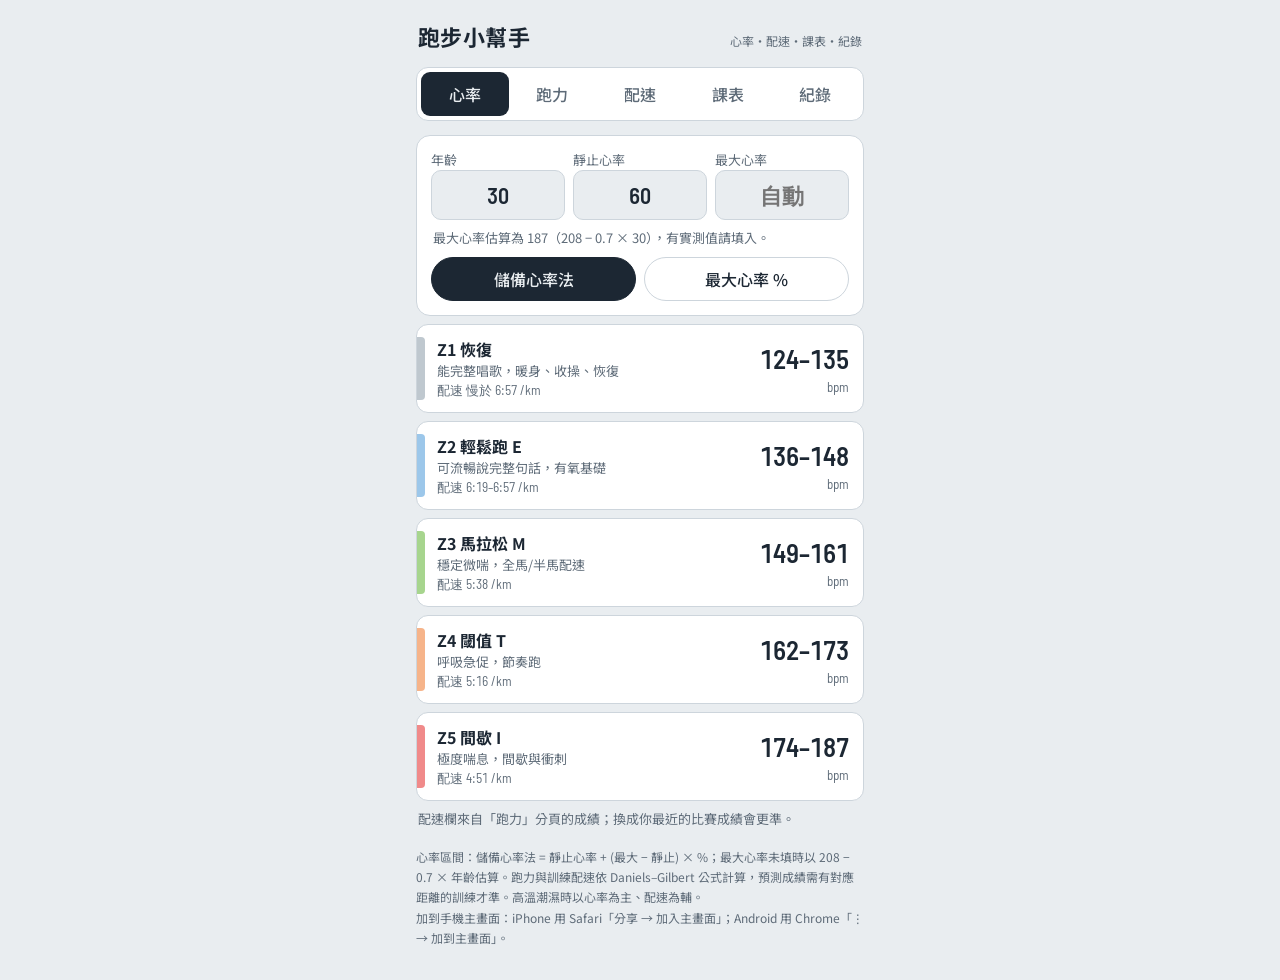
<file: running/index.html>
<!DOCTYPE html>
<html lang="zh-Hant">
<head>
<meta charset="utf-8">
<meta name="viewport" content="width=device-width, initial-scale=1, viewport-fit=cover">
<meta name="apple-mobile-web-app-capable" content="yes">
<meta name="mobile-web-app-capable" content="yes">
<meta name="apple-mobile-web-app-title" content="跑步小幫手">
<meta name="theme-color" content="#E9EDF0">
<title>跑步小幫手</title>
<link rel="preconnect" href="https://fonts.googleapis.com">
<link rel="preconnect" href="https://fonts.gstatic.com" crossorigin>
<link href="https://fonts.googleapis.com/css2?family=Barlow+Semi+Condensed:wght@500;600;700&family=Noto+Sans+TC:wght@400;500;700&display=swap" rel="stylesheet">
<style>
:root{
  --bg:#E9EDF0; --surface:#FFFFFF; --ink:#1C2733; --muted:#5E6B78; --line:#CDD5DC;
  --lcd:#D4DECF; --lcd-ink:#1A2E1F; --lcd-dim:#4F6553; --signal:#F2B705; --signal-ink:#1C2733;
  --warn:#B3261E;
  color-scheme: light;
}
@media (prefers-color-scheme: dark){
  :root:not([data-theme="light"]){
    --bg:#151B21; --surface:#1F2730; --ink:#E6EBEF; --muted:#97A3AE; --line:#33404C;
    --lcd:#22301F; --lcd-ink:#C9F0B8; --lcd-dim:#86A57B; --signal:#F2B705; --signal-ink:#151B21;
    --warn:#FF8A80; color-scheme: dark;
  }
}
:root[data-theme="dark"]{
  --bg:#151B21; --surface:#1F2730; --ink:#E6EBEF; --muted:#97A3AE; --line:#33404C;
  --lcd:#22301F; --lcd-ink:#C9F0B8; --lcd-dim:#86A57B; --signal:#F2B705; --signal-ink:#151B21;
  --warn:#FF8A80; color-scheme: dark;
}
:root{box-sizing:border-box;padding-top:env(safe-area-inset-top,0px);padding-bottom:env(safe-area-inset-bottom,0px);}
*,*::before,*::after{box-sizing:inherit}
html{scroll-padding-top:env(safe-area-inset-top,0px);background:var(--bg)}
body{margin:0;background:var(--bg);color:var(--ink);font-family:"Noto Sans TC","PingFang TC","Microsoft JhengHei",system-ui,sans-serif;font-size:16px;line-height:1.5;-webkit-tap-highlight-color:transparent}
.num{font-family:"Barlow Semi Condensed","Roboto Condensed","Arial Narrow",sans-serif;font-variant-numeric:tabular-nums}
.wrap{max-width:480px;margin:0 auto;padding:16px 16px 32px}
header{display:flex;align-items:baseline;justify-content:space-between;margin:4px 2px 14px}
h1{font-size:22px;margin:0;font-weight:700;letter-spacing:.02em}
.std{font-size:12px;color:var(--muted)}

.tabs{display:grid;grid-template-columns:repeat(5,1fr);position:sticky;top:env(safe-area-inset-top,0px);z-index:5;background:var(--surface);border:1px solid var(--line);border-radius:12px;padding:4px;margin-bottom:14px}
.tabs button{border:0;background:transparent;color:var(--muted);font:inherit;font-weight:500;padding:10px 0;border-radius:9px;cursor:pointer}
.tabs button[aria-selected="true"]{background:var(--ink);color:var(--bg)}

/* readout */
.lcd{background:var(--lcd);color:var(--lcd-ink);border-radius:14px;padding:14px 18px 16px;border:2px solid color-mix(in srgb,var(--lcd-ink) 18%,transparent);box-shadow:inset 0 2px 6px rgba(0,0,0,.08)}
.lcd-top{display:flex;justify-content:space-between;font-size:13px;color:var(--lcd-dim)}
.lcd-main{display:flex;align-items:baseline;justify-content:flex-end;gap:8px;margin-top:2px;min-height:76px}
.lcd-val{font-size:64px;font-weight:600;line-height:1.1;letter-spacing:.01em;overflow-wrap:anywhere;text-align:right}
.lcd-unit{font-size:26px;font-weight:600}
.lcd-sub{display:flex;justify-content:space-between;font-size:15px;color:var(--lcd-dim);border-top:1px dashed color-mix(in srgb,var(--lcd-ink) 25%,transparent);padding-top:8px;margin-top:6px}
.lcd.err .lcd-val{font-size:28px;color:var(--warn)}

.panel{background:var(--surface);border:1px solid var(--line);border-radius:14px;padding:14px;margin-top:14px}
.label{font-size:14px;color:var(--muted);margin:0 0 8px}
.dir{display:flex;align-items:center;gap:10px;margin-bottom:10px}
.dir button{flex:1;border:1px solid var(--line);background:transparent;color:var(--ink);font:inherit;font-weight:700;padding:11px 8px;border-radius:10px;cursor:pointer}
.dir button[aria-pressed="true"]{background:var(--signal);color:var(--signal-ink);border-color:var(--signal)}
.swap{flex:0 0 auto !important;width:44px;font-size:18px !important}

.entry{display:grid;grid-template-columns:56px 1fr 56px;gap:8px;align-items:stretch}
.entry button{border:1px solid var(--line);background:var(--bg);color:var(--ink);font-size:28px;line-height:1;border-radius:10px;cursor:pointer;touch-action:manipulation}
.entry button:active{background:var(--signal);color:var(--signal-ink)}
.field{position:relative}
.field input{width:100%;height:64px;border:2px solid var(--ink);border-radius:10px;background:var(--surface);color:var(--ink);font-size:32px;font-weight:600;text-align:center;padding:0 40px 0 10px}
.field input:focus{outline:3px solid var(--signal);outline-offset:1px}
.field span{position:absolute;right:12px;top:50%;transform:translateY(-50%);color:var(--muted);font-size:18px;pointer-events:none}
.hint{font-size:13px;color:var(--muted);margin:8px 2px 0}

.chips{display:flex;gap:8px;flex-wrap:wrap}
.chips button{flex:1;min-width:64px;border:1px solid var(--line);background:transparent;color:var(--ink);font:inherit;font-weight:500;padding:9px 6px;border-radius:999px;cursor:pointer}
.chips button[aria-pressed="true"]{background:var(--ink);color:var(--bg);border-color:var(--ink)}
.row{display:flex;justify-content:space-between;align-items:center;gap:12px}
.row + .row{margin-top:12px}
.wire{display:flex;align-items:center;gap:8px}
.wire input{width:96px;height:42px;border:1px solid var(--line);border-radius:8px;background:var(--bg);color:var(--ink);font-size:18px;text-align:center}
.tol{display:grid;grid-template-columns:1fr 1fr;gap:10px;margin-top:12px}
.tol div{background:var(--bg);border-radius:10px;padding:8px 12px}
.tol small{display:block;font-size:12px;color:var(--muted)}
.tol b{font-size:24px;font-weight:600}

/* table */
.find{display:flex;gap:8px;align-items:center}
.find input{flex:1;height:48px;border:2px solid var(--ink);border-radius:10px;background:var(--surface);color:var(--ink);font-size:22px;text-align:center}
.find select{height:48px;border:1px solid var(--line);border-radius:10px;background:var(--surface);color:var(--ink);font:inherit;padding:0 8px}
.tbl{margin-top:12px;background:var(--surface);border:1px solid var(--line);border-radius:14px;overflow:hidden}
.tbl-head,.tr{display:grid;grid-template-columns:1fr 1.2fr 1.2fr 1fr;text-align:right;padding:0 14px}
.tbl-head{background:var(--ink);color:var(--bg);font-size:13px;padding-top:9px;padding-bottom:9px;position:sticky;top:env(safe-area-inset-top,0px);z-index:2}
.tbl-body{position:relative;max-height:60vh;overflow-y:auto;-webkit-overflow-scrolling:touch}
.tr{font-size:18px;padding-top:7px;padding-bottom:7px;border-bottom:1px solid var(--line)}
.tr.ten{background:color-mix(in srgb,var(--signal) 10%,transparent)}
.tr.hit{background:var(--signal);color:var(--signal-ink);font-weight:700}
.tr span:first-child{font-weight:600}
.tr span:last-child,.tbl-head span:last-child{color:var(--muted)}
.tr.hit span:last-child{color:inherit}

footer{font-size:12px;color:var(--muted);margin-top:18px;line-height:1.7}
.cj{display:flex;gap:8px;align-items:center;margin-top:10px;flex-wrap:wrap}
.cj input{width:90px;height:44px;border:1px solid var(--line);border-radius:8px;background:var(--bg);color:var(--ink);font-size:20px;text-align:center}
.cj button{border:1px solid var(--line);background:transparent;color:var(--ink);font:inherit;padding:8px 12px;border-radius:999px;cursor:pointer}
.cj button[aria-pressed="true"]{background:var(--ink);color:var(--bg);border-color:var(--ink)}
.wires{display:grid;grid-template-columns:auto 1fr 1fr;gap:6px 12px;font-size:14px;margin-top:4px}
.wires b{font-weight:500}
.dot{display:inline-block;width:12px;height:12px;border-radius:50%;margin-right:6px;vertical-align:-1px;border:1px solid var(--line)}
.in3{display:grid;grid-template-columns:1fr 1fr 1fr;gap:8px}
.in3 label,.lab{font-size:13px;color:var(--muted);display:block}
.box{width:100%;height:50px;border:1px solid var(--line);border-radius:10px;background:var(--bg);color:var(--ink);font-size:22px;font-weight:600;text-align:center}
.box:focus{outline:3px solid var(--signal);outline-offset:1px}
.zone{display:grid;grid-template-columns:8px 1fr auto;gap:0 12px;align-items:center;background:var(--surface);border:1px solid var(--line);border-radius:12px;padding:12px 14px 12px 0;margin-top:8px;overflow:hidden}
.zone i{align-self:stretch;border-radius:0 4px 4px 0}
.zone b{font-size:16px}.zone small{display:block;color:var(--muted);font-size:13px}
.zone .hr{text-align:right}.zone .hr strong{font-size:26px;font-weight:600}.zone .hr small{font-size:13px}
.list .r{display:flex;justify-content:space-between;align-items:baseline;padding:9px 0;border-bottom:1px solid var(--line)}
.list .r:last-child{border-bottom:0}
.list .r b{font-size:20px;font-weight:600}.list .r small{color:var(--muted);font-size:13px;margin-left:6px}
.grid2{display:grid;grid-template-columns:1fr 1fr;gap:10px}
.stat{background:var(--bg);border-radius:10px;padding:10px 12px}
.stat small{display:block;color:var(--muted);font-size:12px}.stat b{font-size:24px;font-weight:600}
.warn{color:var(--warn)}
.btn{width:100%;height:50px;border:0;border-radius:10px;background:var(--signal);color:var(--signal-ink);font:inherit;font-weight:700;font-size:17px;margin-top:10px;cursor:pointer}
.btn.ghost{background:transparent;border:1px solid var(--line);color:var(--ink);font-weight:500;height:44px;font-size:15px}
.log{display:grid;grid-template-columns:1fr auto 32px;gap:4px 10px;align-items:center;padding:10px 0;border-bottom:1px solid var(--line)}
.log small{color:var(--muted);font-size:13px}
.log button{border:0;background:transparent;color:var(--muted);font-size:20px;cursor:pointer}
.tag{display:inline-block;font-size:12px;padding:1px 8px;border-radius:999px;color:#1C2733;margin-left:6px}
.splits{max-height:50vh;overflow-y:auto}
.lv{display:block;width:100%;text-align:left;background:var(--surface);border:1px solid var(--line);border-radius:14px;padding:14px 16px;margin-top:10px;color:var(--ink);font:inherit;cursor:pointer}
.lv b{font-size:19px}.lv small{display:block;color:var(--muted);font-size:14px;margin-top:2px}
.lv.rec{border:2px solid var(--signal)}
.lv .badge{float:right;font-size:12px;background:var(--signal);color:var(--signal-ink);border-radius:999px;padding:2px 10px}
.wkbar{display:flex;align-items:center;gap:10px;margin:2px 0 6px}
.wkbar button{width:40px;height:40px;border:1px solid var(--line);border-radius:10px;background:var(--surface);color:var(--ink);font-size:18px;cursor:pointer}
.wkbar div{flex:1;text-align:center}
.prog{height:8px;background:var(--line);border-radius:4px;overflow:hidden;margin-bottom:6px}.prog i{display:block;height:100%;background:var(--signal)}
.day{background:var(--surface);border:1px solid var(--line);border-radius:16px;padding:14px 16px;margin-top:12px}
.day .dl{font-size:14px;color:var(--muted)}.day .dt{font-size:28px;font-weight:700;line-height:1.25;margin:2px 0 8px}
.day .facts{display:flex;gap:18px;font-size:15px;margin-bottom:10px}.day .facts b{font-size:22px;display:block;line-height:1.2}
.feel{display:inline-block;font-size:14px;font-weight:500;padding:3px 12px;border-radius:999px;color:#1C2733}
.go{width:100%;height:46px;margin-top:12px;border:0;border-radius:10px;background:var(--ink);color:var(--bg);font:inherit;font-weight:700;font-size:16px;cursor:pointer}
.easy{font-size:14px;color:var(--muted);margin:12px 4px 0;line-height:1.7}
.ses-big{font-size:64px;font-weight:600;line-height:1.1;text-align:center}
.dots{display:flex;flex-wrap:wrap;gap:8px;justify-content:center;margin:16px 0}
.dots span{width:34px;height:34px;border-radius:50%;border:1px solid var(--line);display:flex;align-items:center;justify-content:center;font-size:14px;color:var(--muted)}
.dots span.done{background:#7BC67B;border-color:#7BC67B;color:#10301A}.dots span.now{border:2px solid var(--ink);color:var(--ink);font-weight:700}
#adv{margin-top:22px}
#g2 button,.cf button{min-width:0;padding:7px 2px;font-size:13px}
#adv summary{cursor:pointer;color:var(--muted);font-size:14px;padding:12px 4px;border-top:1px solid var(--line);list-style:none}
#adv summary::-webkit-details-marker{display:none}
#adv summary::before{content:"▸ "}#adv[open] summary::before{content:"▾ "}
.linkbtn{border:0;background:none;color:var(--muted);text-decoration:underline;font:inherit;font-size:14px;cursor:pointer;padding:0}
.wo-act{display:flex;gap:8px;margin-top:10px}
.wo-act button{flex:1;height:40px;border:1px solid var(--line);background:var(--bg);color:var(--ink);font:inherit;font-weight:500;border-radius:10px;cursor:pointer}
.wo-act button.on{background:var(--ink);color:var(--bg);border-color:var(--ink)}
.slot-empty{border:2px dashed var(--line);border-radius:14px;padding:16px;margin-top:12px;color:var(--muted);font-size:14px}
.coach{background:var(--bg);border-radius:12px;padding:12px 14px;margin-top:12px;font-size:14px;line-height:1.7}
.coach b{color:var(--ink)}
#goalSel button,#phaseSel button{min-width:0;padding:8px 2px;font-size:14px}
#grpSel button,#heatSel button,#typeSel button,#cDist button,#cDist2 button,#cZone button,#cRestU button,#cSetRestU button{min-width:0;padding:8px 2px;font-size:14px}
.wo{background:var(--surface);border:1px solid var(--line);border-radius:14px;padding:14px;margin-top:12px}
.wo-h{display:flex;justify-content:space-between;align-items:baseline;margin-bottom:6px}
.wo-h b{font-size:17px}.wo-h span{font-size:13px;color:var(--muted)}
.wo-main{font-size:26px;font-weight:600;line-height:1.25}
.wo-tgt{display:grid;grid-template-columns:repeat(3,1fr);gap:8px;margin:10px 0}
.wo-tgt div{background:var(--lcd);color:var(--lcd-ink);border-radius:10px;padding:6px 8px;text-align:center}
.wo-tgt small{display:block;font-size:11px;color:var(--lcd-dim)}
.wo-tgt b{font-size:18px;font-weight:600;white-space:nowrap}
.wo p{margin:4px 0;font-size:14px}.wo .muted{color:var(--muted);font-size:13px}
.pz{display:inline-block;font-size:12px;font-weight:700;padding:1px 8px;border-radius:999px;margin-right:6px;color:#1C2733}
#tgD button{min-width:0;padding:9px 2px}
[hidden]{display:none !important}
@media (prefers-reduced-motion:no-preference){.lcd-val{transition:color .2s}}
</style>
</head><body>
<div class="wrap">
  <header><h1>跑步小幫手</h1><span class="std">心率・配速・課表・紀錄</span></header>

  <div class="tabs" role="tablist">
    <button role="tab" aria-selected="true" data-tab="hr">心率</button>
    <button role="tab" aria-selected="false" data-tab="vdot">跑力</button>
    <button role="tab" aria-selected="false" data-tab="pace">配速</button>
    <button role="tab" aria-selected="false" data-tab="plan">課表</button>
    <button role="tab" aria-selected="false" data-tab="log">紀錄</button>
  </div>

  <!-- 心率 -->
  <section id="hr">
    <div class="panel" style="margin-top:0">
      <div class="in3">
        <div><label for="age">年齡</label><input id="age" class="box num" inputmode="numeric" value="30"></div>
        <div><label for="rest">靜止心率</label><input id="rest" class="box num" inputmode="numeric" value="60"></div>
        <div><label for="max">最大心率</label><input id="max" class="box num" inputmode="numeric" placeholder="自動"></div>
      </div>
      <p class="hint" id="maxHint"></p>
      <div class="chips" id="method" style="margin-top:10px">
        <button data-m="k" aria-pressed="true">儲備心率法</button>
        <button data-m="p" aria-pressed="false">最大心率 %</button>
      </div>
    </div>
    <div id="zones"></div>
    <p class="hint">配速欄來自「跑力」分頁的成績；換成你最近的比賽成績會更準。</p>
  </section>

  <!-- 跑力 -->
  <section id="vdot" hidden>
    <div class="lcd">
      <div class="lcd-top"><span>跑力值 VDOT</span><span id="vdLabel"></span></div>
      <div class="lcd-main"><span class="lcd-val num" id="vdOut">—</span></div>
      <div class="lcd-sub num"><span id="vdPace"></span><span id="vdSpeed"></span></div>
    </div>
    <div class="panel">
      <p class="label">最近一場比賽（或全力測驗）</p>
      <div class="chips" id="raceD">
        <button data-d="5000" aria-pressed="true">5K</button>
        <button data-d="10000" aria-pressed="false">10K</button>
        <button data-d="21097.5" aria-pressed="false">半馬</button>
        <button data-d="42195" aria-pressed="false">全馬</button>
      </div>
      <label class="lab" for="raceT" style="margin-top:12px">完賽時間（例如 25:00 或 1:52:30）</label>
      <input id="raceT" class="box num" inputmode="decimal" value="25:00">
    </div>
    <div class="panel">
      <p class="label">預測成績</p>
      <div class="list" id="pred"></div>
    </div>
    <div class="panel">
      <p class="label">訓練配速（Daniels）</p>
      <div class="list" id="train"></div>
    </div>
  </section>

  <!-- 配速 -->
  <section id="pace" hidden>
    <div class="lcd">
      <div class="lcd-top"><span>目標配速</span><span id="tgLabel"></span></div>
      <div class="lcd-main"><span class="lcd-val num" id="tgOut">—</span><span class="lcd-unit num">/km</span></div>
      <div class="lcd-sub num"><span id="tgSpeed"></span><span id="tgHalf"></span></div>
    </div>
    <div class="panel">
      <p class="label">目標距離</p>
      <div class="chips" id="tgD">
        <button data-d="5" aria-pressed="false">5K</button>
        <button data-d="10" aria-pressed="false">10K</button>
        <button data-d="21.0975" aria-pressed="true">半馬</button>
        <button data-d="42.195" aria-pressed="false">全馬</button>
        <button data-d="c" aria-pressed="false">自訂</button>
      </div>
      <div id="tgCWrap" hidden>
        <label class="lab" for="tgC" style="margin-top:12px">自訂距離（km，例如 3、1.5、30）</label>
        <input id="tgC" class="box num" inputmode="decimal" value="3">
      </div>
      <label class="lab" for="tgT" style="margin-top:12px">目標完賽時間</label>
      <input id="tgT" class="box num" inputmode="decimal" value="2:00:00">
    </div>
    <div class="panel">
      <div class="row" style="margin-bottom:8px"><span class="label" style="margin:0">分段累計時間</span>
        <div class="chips" id="splitU" style="flex:0 0 auto">
          <button data-u="1000" aria-pressed="true" style="white-space:nowrap;padding:8px 14px">每公里</button>
          <button data-u="400" aria-pressed="false" style="white-space:nowrap;padding:8px 14px">每圈</button>
        </div></div>
      <div class="list splits" id="splits"></div>
    </div>
    <div class="panel">
      <p class="label">操場距離（依目標配速）</p>
      <div class="list" id="track"></div>
    </div>
    <div class="panel">
      <p class="label">換算（填任一格）</p>
      <div class="grid2">
        <div><label class="lab" for="cvP">配速 min/km</label><input id="cvP" class="box num" inputmode="decimal" value="5:41"></div>
        <div><label class="lab" for="cvL">每圈 400m</label><input id="cvL" class="box num" inputmode="decimal"></div>
        <div><label class="lab" for="cvK">時速 km/h</label><input id="cvK" class="box num" inputmode="decimal"></div>
        <div><label class="lab" for="cvM">min/mile</label><input id="cvM" class="box num" inputmode="decimal"></div>
      </div>
      <p class="hint">操場練習看每圈秒數，跑步機用 km/h，國外課表常用 min/mile。每圈可輸入 1:57 或 117（秒）。</p>
    </div>
  </section>

  <!-- 課表 -->
  <section id="plan" hidden>
    <div id="simple">
      <div id="lvPick"></div>
      <div id="weekView"></div>
      <div id="session" hidden></div>
    </div>
    <details id="adv" hidden>
      <summary>進階選項：課表庫、自訂課表、教練建議</summary>
    <div class="tabs" id="planMode" style="grid-template-columns:1fr 1fr;position:static;margin-bottom:12px">
      <button data-pm="lib" aria-selected="true">課表庫</button>
      <button data-pm="custom" aria-selected="false">自訂課表</button>
    </div>
    <div class="panel" style="margin-top:0">
      <p class="label">分組</p>
      <div class="chips" id="grpSel"></div>
      <p class="hint" id="grpHint"></p>
      <p class="label" style="margin-top:12px">天氣調整（悶熱時配速放慢）</p>
      <div class="chips" id="heatSel">
        <button data-h="0">正常</button><button data-h="3">+3%</button><button data-h="5">+5%</button><button data-h="8">+8%</button>
      </div>
    </div>

    <div id="libWrap">
      <div class="panel">
        <p class="label">🧑‍🏫 教練建議：你的目標與階段</p>
        <div class="chips" id="goalSel"><button data-g="5k">5K</button><button data-g="10k">10K</button><button data-g="hm">半馬</button><button data-g="fm">全馬</button></div>
        <div class="chips" id="phaseSel" style="margin-top:8px"><button data-p="base">基礎期</button><button data-p="build">強化期</button><button data-p="peak">賽前期</button><button data-p="race">比賽週</button></div>
        <label class="lab" for="wkKm" style="margin-top:10px">每週跑量（km）</label>
        <input id="wkKm" class="box num" inputmode="decimal" value="40">
        <button class="btn" id="coachBtn">依教練建議排週二＋週四</button>
        <div id="coachNote"></div>
      </div>

      <p class="label" style="margin:18px 2px 0">本週安排</p>
      <div id="slotTue"></div>
      <div id="slotThu"></div>

      <div class="panel">
        <p class="label">課表庫（點卡片下方按鈕排進週二或週四）</p>
        <div class="chips" id="typeSel">
          <button data-t="all">全部</button><button data-t="I">間歇</button><button data-t="R">速度</button><button data-t="T">閾值</button><button data-t="M">耐力</button><button data-t="taper">減量</button>
        </div>
      </div>
      <p class="label" style="margin:16px 2px 0" id="libCount"></p>
      <div id="woList"></div>
    </div>

    <div id="customWrap" hidden>
      <div class="panel">
        <p class="label">每組距離</p>
        <div class="chips" id="cDist">
          <button data-d="200">200</button><button data-d="300">300</button><button data-d="400">400</button><button data-d="600">600</button><button data-d="800">800</button>
        </div>
        <div class="chips" id="cDist2" style="margin-top:8px">
          <button data-d="1000">1000</button><button data-d="1200">1200</button><button data-d="1600">1600</button><button data-d="2000">2000</button><button data-d="c">自訂</button>
        </div>
        <div id="cDistCWrap" hidden style="margin-top:8px"><label class="lab" for="cDistC">自訂距離（公尺）</label><input id="cDistC" class="box num" inputmode="numeric" value="500"></div>

        <div class="grid2" style="margin-top:14px">
          <div><label class="lab">組數</label><div class="entry" style="grid-template-columns:44px 1fr 44px"><button data-step="n" data-v="-1">−</button><div class="field"><input id="cN" class="num" inputmode="numeric" value="5" style="height:50px;font-size:24px;padding:0 6px"></div><button data-step="n" data-v="1">+</button></div></div>
          <div hidden><label class="lab">輪數</label><div class="entry" style="grid-template-columns:44px 1fr 44px"><button data-step="s" data-v="-1">−</button><div class="field"><input id="cS" class="num" inputmode="numeric" value="1" style="height:50px;font-size:24px;padding:0 6px"></div><button data-step="s" data-v="1">+</button></div></div>
        </div>

        <p class="label" style="margin-top:14px">強度</p>
        <div class="chips" id="cZone">
          <button data-z="E">E</button><button data-z="M">M</button><button data-z="T">T</button><button data-z="I">I</button><button data-z="R">R</button><button data-z="P">自訂</button>
        </div>
        <div id="cPaceWrap" hidden style="margin-top:8px"><label class="lab" for="cPace">配速 min/km</label><input id="cPace" class="box num" inputmode="decimal" value="4:30"></div>

        <div class="grid2" style="margin-top:14px">
          <div><label class="lab" for="cRest">每組之間休息</label><input id="cRest" class="box num" inputmode="numeric" value="90"></div>
          <div><label class="lab">單位</label><div class="chips" id="cRestU"><button data-u="s">秒</button><button data-u="m">慢跑 m</button></div></div>
          <div hidden><label class="lab" for="cSetRest">每輪之間休息</label><input id="cSetRest" class="box num" inputmode="numeric" value="180"></div>
          <div hidden><label class="lab">單位</label><div class="chips" id="cSetRestU"><button data-u="s">秒</button><button data-u="m">慢跑 m</button></div></div>
        </div>
        <label class="lab" for="cWeek" style="margin-top:14px">週跑量（km，選填，用來檢查強度量）</label>
        <input id="cWeek" class="box num" inputmode="decimal" placeholder="40">
      </div>
      <div id="customOut"></div>
    </div>

    <div class="panel">
      <p class="label">共同規則</p>
      <p class="hint" style="margin-top:0;line-height:1.7">• 強度課前：E 跑 2K + 動態操 + 加速跑 3 組；結束後 E 跑 1–2K 收操。<br>• 兩次強度課間隔至少 48 小時；週跑量低於 40K，每週一次強度課即可。<br>• 單次 I 量 ≤ 週跑量 8%（最多 10K）、T ≤ 10%、R ≤ 5%。<br>• I 配速比目標慢 5 秒/km 以上且拉不回來，當天提早結束。</p>
    </div>
    </details>
  </section>

  <!-- 紀錄 -->
  <section id="log" hidden>
    <div class="panel" style="margin-top:0">
      <p class="label">本週（週一起算）</p>
      <div class="grid2">
        <div class="stat"><small>本週跑量</small><b class="num" id="wkNow">0</b> km</div>
        <div class="stat"><small>上週跑量</small><b class="num" id="wkLast">0</b> km</div>
        <div class="stat"><small>週跑量變化</small><b class="num" id="wkChg">—</b></div>
        <div class="stat"><small>低強度占比（Z1–Z2）</small><b class="num" id="wkLow">—</b></div>
      </div>
      <p class="hint" id="wkHint"></p>
    </div>
    <div class="panel">
      <p class="label">新增一筆</p>
      <div class="in3">
        <div><label for="lgD">日期</label><input id="lgD" class="box" type="date" style="font-size:15px"></div>
        <div><label for="lgK">距離 km</label><input id="lgK" class="box num" inputmode="decimal" placeholder="8"></div>
        <div><label for="lgT">時間</label><input id="lgT" class="box num" inputmode="decimal" placeholder="52:00"></div>
      </div>
      <div class="in3" style="margin-top:8px">
        <div><label for="lgH">平均心率</label><input id="lgH" class="box num" inputmode="numeric" placeholder="142"></div>
        <div style="grid-column:span 2"><label for="lgN">備註</label><input id="lgN" class="box" style="font-size:16px;font-weight:400" placeholder="輕鬆跑"></div>
      </div>
      <button class="btn" id="lgAdd">新增紀錄</button>
      <p class="hint" id="lgErr"></p>
    </div>
    <div class="panel">
      <p class="label">最近紀錄</p>
      <div id="lgList"></div>
      <button class="btn ghost" id="lgCsv">匯出 CSV</button>
      <p class="hint">紀錄只存在這支手機的瀏覽器裡，換手機或清除瀏覽資料會消失，建議定期匯出。</p>
    </div>
  </section>

  <footer>
    心率區間：儲備心率法 = 靜止心率 + (最大 − 靜止) × %；最大心率未填時以 208 − 0.7 × 年齡估算。跑力與訓練配速依 Daniels–Gilbert 公式計算，預測成績需有對應距離的訓練才準。高溫潮濕時以心率為主、配速為輔。<br>
    加到手機主畫面：iPhone 用 Safari「分享 → 加入主畫面」；Android 用 Chrome「⋮ → 加到主畫面」。
  </footer>
</div>

<script>
const $=id=>document.getElementById(id);
const parseNum=s=>{const v=parseFloat(String(s).replace(/[,，\s]/g,''));return isNaN(v)?null:v;};
function parseTime(s){ // "25:00" -> 25 min, "1:52:30" -> 112.5, "25" -> 25
  s=String(s).trim().replace(/[：.]/g,':'); if(!s) return null;
  const p=s.split(':').map(Number); if(p.some(isNaN)) return null;
  if(p.length===1) return p[0];
  if(p.length===2) return p[0]+p[1]/60;
  if(p.length===3) return p[0]*60+p[1]+p[2]/60;
  return null;
}
function hms(min,forceH){const s=Math.round(min*60),h=Math.floor(s/3600),m=Math.floor(s%3600/60),x=s%60;
  return (h||forceH)?`${h}:${String(m).padStart(2,'0')}:${String(x).padStart(2,'0')}`:`${m}:${String(x).padStart(2,'0')}`;}
const ms=min=>hms(min,false); // pace per km in min
const fmt=(v,d)=>v.toLocaleString('zh-TW',{minimumFractionDigits:d,maximumFractionDigits:d});

// ---- state
let st={age:'30',rest:'60',max:'',method:'k',raceD:5000,raceT:'25:00',tgD:21.0975,tgT:'2:00:00',tgC:'3',splitU:1000,grp:'auto',heat:0,pm:'lib',ft:'all',slot:{tue:null,thu:null},lv:null,sp:{tue:null,thu:null,sun:null},goal2:'all',pick:null,cusFor:null,cus:{d:400,dc:'500',n:6,s:1,z:'I',r:'慢跑半圈',sr:'慢跑 1 圈'},goal:'hm',phase:'build',wkKm:'40',cu:{d:'800',dc:'500',n:'5',s:'1',z:'I',p:'4:30',r:'90',ru:'s',sr:'180',sru:'s',wk:''},logs:[]};
try{const s=JSON.parse(localStorage.getItem('runhelper')||'null'); if(s) st={...st,...s,cu:{...st.cu,...(s.cu||{})},cus:{...st.cus,...(s.cus||{})},sp:{...st.sp,...(s.sp||{})},ses:null,pick:null,cusFor:null};}catch(e){}
const save=()=>{try{localStorage.setItem('runhelper',JSON.stringify(st))}catch(e){}};

// ---- Daniels
const vo2=v=>-4.60+0.182258*v+0.000104*v*v;               // v in m/min
const pct=t=>0.8+0.1894393*Math.exp(-0.012778*t)+0.2989558*Math.exp(-0.1932605*t);
const vdotOf=(d,t)=>vo2(d/t)/pct(t);
const vAt=x=>(-0.182258+Math.sqrt(0.182258**2+4*0.000104*(4.6+x)))/(2*0.000104);
function predict(V,d){let lo=d/1500,hi=d/40;for(let i=0;i<80;i++){const m=(lo+hi)/2;vdotOf(d,m)>V?lo=m:hi=m}return (lo+hi)/2;}
const paceOfV=v=>1000/v; // min per km
function curVdot(){const t=parseTime(st.raceT);if(!t||t<8||t>600)return null;const V=vdotOf(st.raceD,t);return (V>15&&V<90)?V:null;}
function trainPaces(V){
  return {E:[paceOfV(vAt(0.70*V)),paceOfV(vAt(0.62*V))], M:paceOfV(42195/predict(V,42195)),
          T:paceOfV(vAt(0.88*V)), I:paceOfV(vAt(0.975*V)), R:paceOfV(vAt(1.05*V))};
}

// ---- heart rate
const ZONES=[
 {z:'Z1',n:'恢復',d:'能完整唱歌，暖身、收操、恢復',lo:.5,hi:.6,c:'#BFC8CF'},
 {z:'Z2',n:'輕鬆跑 E',d:'可流暢說完整句話，有氧基礎',lo:.6,hi:.7,c:'#9CC7EA'},
 {z:'Z3',n:'馬拉松 M',d:'穩定微喘，全馬/半馬配速',lo:.7,hi:.8,c:'#A7D58E'},
 {z:'Z4',n:'閾值 T',d:'呼吸急促，節奏跑',lo:.8,hi:.9,c:'#F6B48A'},
 {z:'Z5',n:'間歇 I',d:'極度喘息，間歇與衝刺',lo:.9,hi:1,c:'#F08A8A'}];
function hrBase(){
  const age=parseNum(st.age)||30, rest=parseNum(st.rest)||60, mx=parseNum(st.max);
  const max=mx||Math.round(208-0.7*age); return {age,rest,max,est:!mx};
}
function zoneBounds(){
  const {rest,max}=hrBase();
  const f=p=>Math.round(st.method==='k'?rest+(max-rest)*p:max*p);
  return ZONES.map((z,i)=>({...z,a:f(z.lo),b:i<4?f(ZONES[i+1].lo)-1:max}));
}
function zoneOf(hr){const zb=zoneBounds();if(hr<zb[0].a)return -1;for(let i=4;i>=0;i--)if(hr>=zb[i].a)return i;return -1;}
function renderHR(){
  const b=hrBase();
  $('maxHint').textContent=b.est?`最大心率估算為 ${b.max}（208 − 0.7 × ${b.age}），有實測值請填入。`:`使用實測最大心率 ${b.max}。`;
  document.querySelectorAll('#method button').forEach(x=>x.setAttribute('aria-pressed',x.dataset.m===st.method));
  const V=curVdot(), tp=V?trainPaces(V):null;
  const pc=[tp?`慢於 ${ms(tp.E[1])}`:'',tp?`${ms(tp.E[0])}–${ms(tp.E[1])}`:'',tp?ms(tp.M):'',tp?ms(tp.T):'',tp?ms(tp.I):''];
  $('zones').innerHTML=zoneBounds().map((z,i)=>`<div class="zone"><i style="background:${z.c}"></i>
    <div><b>${z.z} ${z.n}</b><small>${z.d}</small>${pc[i]?`<small class="num">配速 ${pc[i]} /km</small>`:''}</div>
    <div class="hr num"><strong>${z.a}–${z.b}</strong><small>bpm</small></div></div>`).join('');
}

// ---- vdot tab
function renderVdot(){
  document.querySelectorAll('#raceD button').forEach(x=>x.setAttribute('aria-pressed',+x.dataset.d===st.raceD));
  const V=curVdot(), t=parseTime(st.raceT);
  if(!V){$('vdOut').textContent='—';$('vdPace').textContent='請輸入合理的完賽時間';$('vdSpeed').textContent='';$('pred').innerHTML='';$('train').innerHTML='';return;}
  $('vdOut').textContent=fmt(V,1);
  $('vdLabel').textContent={5000:'5K',10000:'10K',21097.5:'半馬',42195:'全馬'}[st.raceD]+' '+hms(t,t>=60);
  $('vdPace').textContent=`比賽配速 ${ms(t/(st.raceD/1000))} /km`;
  $('vdSpeed').textContent=`${fmt(st.raceD/1000/(t/60),1)} km/h`;
  $('pred').innerHTML=[[5000,'5K'],[10000,'10K'],[21097.5,'半馬'],[42195,'全馬']].map(([d,n])=>{
    const p=predict(V,d);return `<div class="r"><span>${n}</span><span class="num"><b>${hms(p,p>=60)}</b><small>${ms(p/(d/1000))} /km</small></span></div>`;}).join('');
  const tp=trainPaces(V), per400=p=>ms(p*0.4);
  const rows=[['E 輕鬆跑','佔每週大部分跑量',`${ms(tp.E[0])}–${ms(tp.E[1])}`],
    ['M 馬拉松','長跑中段、配速跑',ms(tp.M)],['T 閾值','20–40 分鐘節奏跑',ms(tp.T)],
    ['I 間歇','3–5 分鐘反覆',`${ms(tp.I)}<small>每 400m ${per400(tp.I)}</small>`],
    ['R 快速','200–400m 短衝',`${ms(tp.R)}<small>每 400m ${per400(tp.R)}</small>`]];
  $('train').innerHTML=rows.map(r=>`<div class="r"><span>${r[0]}<small>${r[1]}</small></span><span class="num"><b>${r[2]}</b></span></div>`).join('');
}

// ---- pace tab
function renderPace(){
  const isC=st.tgD==='c';
  document.querySelectorAll('#tgD button').forEach(x=>x.setAttribute('aria-pressed',x.dataset.d==='c'?isC:+x.dataset.d===st.tgD));
  $('tgCWrap').hidden=!isC;
  const t=parseTime(st.tgT), d=isC?(parseNum(st.tgC)||0):st.tgD;
  $('tgLabel').textContent=isC?`自訂 ${String(+d.toFixed(3))} km`:{5:'5K',10:'10K',21.0975:'半馬',42.195:'全馬'}[d];
  if(isC&&(d<=0||d>300)){$('tgOut').textContent='—';$('tgSpeed').textContent='請輸入 0–300 km 的距離';$('tgHalf').textContent='';$('splits').innerHTML='';$('track').innerHTML='';return;}
  if(!t||t<5){$('tgOut').textContent='—';$('tgSpeed').textContent='請輸入目標時間';$('tgHalf').textContent='';$('splits').innerHTML='';$('track').innerHTML='';return;}
  const p=t/d; $('tgOut').textContent=ms(p);
  $('tgSpeed').textContent=`${fmt(d/(t/60),1)} km/h・每圈 ${ms(p*0.4)}`;
  $('tgHalf').textContent=`半程 ${hms(t/2,t>=120)}`;
  document.querySelectorAll('#splitU button').forEach(x=>x.setAttribute('aria-pressed',+x.dataset.u===st.splitU));
  const u=st.splitU/1000, n=Math.floor(d/u+1e-9); let h='';
  for(let k=1;k<=n;k++){const lab=st.splitU===400?`第 ${k} 圈<small>${fmt(k*0.4,1)} km</small>`:`${k} km`;
    h+=`<div class="r"><span class="num">${lab}</span><span class="num"><b>${hms(p*k*u,p*k*u>=60)}</b></span></div>`;}
  if(d-n*u>1e-6) h+=`<div class="r"><span class="num">終點<small>${String(+d.toFixed(4))} km${st.splitU===400?`・共 ${fmt(d/0.4,1)} 圈`:''}</small></span><span class="num"><b>${hms(t,t>=60)}</b></span></div>`;
  $('splits').innerHTML=h;
  $('track').innerHTML=[100,200,300,400,800,1000,1200,1600].map(m=>`<div class="r"><span class="num">${m} m${m>=800?`<small>${m/400} 圈</small>`:''}</span><span class="num"><b>${m<400?fmt(p*m/1000*60,1)+' 秒':ms(p*m/1000)}</b></span></div>`).join('');
}
function lapMin(s){s=String(s).trim();if(/^\d+(\.\d+)?$/.test(s)){const v=+s;return v>=10?v/60:v;}return parseTime(s);} // "117" sec or "1:57"
function conv(src){
  const P=$('cvP'),K=$('cvK'),M=$('cvM'),L=$('cvL'); let kmh=null;
  if(src==='P'){const p=parseTime(P.value);if(p)kmh=60/p;}
  if(src==='K'){const k=parseNum(K.value);if(k)kmh=k;}
  if(src==='M'){const m=parseTime(M.value);if(m)kmh=60/m*1.609344;}
  if(src==='L'){const l=lapMin(L.value);if(l)kmh=60/(l/0.4);}
  if(!kmh||kmh<=0)return;
  if(src!=='P')P.value=ms(60/kmh); if(src!=='K')K.value=fmt(kmh,1); if(src!=='M')M.value=ms(60/kmh*1.609344); if(src!=='L')L.value=ms(60/kmh*0.4);
}

// ---- simple program
const FEEL={E:['輕鬆，能聊天','#9CC7EA'],M:['全馬配速：有點喘，能說短句','#A7D58E'],PH:['半馬配速','#C9DD8A'],T:['只能說幾個字','#F6C27A'],P10:['10K 比賽配速','#F6B48A'],P5:['5K 比賽配速','#F4A08A'],I:['很喘，但跑得完','#F08A8A'],R:['快但放鬆，不要衝','#D7A3E6'],X:['全力測驗','#E57373'],MF:['略快於全馬配速','#B5D98A'],MS:['比全馬配速慢一點','#C6E3A8'],MP30:['全馬配速慢 30 秒','#D2E8BE'],P10S:['比 10K 配速慢 10 秒','#F6C9A0']};
const LV={beg:{n:'初階',d:'5K 要 30 分鐘以上，或剛開始練速度',V:33},mid:{n:'中階',d:'5K 約 22–30 分鐘',V:42},adv:{n:'進階',d:'5K 22 分鐘以內',V:50}};
const CAT={spd:'速度',int:'間歇',race:'比賽配速',thr:'節奏',end:'耐力',easy:'輕鬆',long:'週末長距離'};
// n / t may be [beg,mid,adv]; null = not for that level. g = goals it suits.
const SL=[
 {id:'st',cat:'spd',d:100,n:[6,8,10],z:'R',rest:'走回起點',g:['5k','10k','hm','fm'],c:'由慢漸快到 8 成速度，練步頻和放鬆的跑姿。'},
 {id:'s150',cat:'spd',d:150,n:[6,8,10],z:'R',rest:'走 150m',g:['5k','10k'],c:'手臂帶動，腳落在身體正下方。'},
 {id:'s200',cat:'spd',d:200,n:[6,8,10],z:'R',rest:'慢跑半圈',g:['5k','10k'],c:'每組速度一致，最後一組不要衝刺。'},
 {id:'s300',cat:'spd',d:300,n:[5,6,8],z:'R',rest:'慢跑 300m',g:['5k','10k'],c:'第 200m 後容易緊，專注放鬆肩膀。'},
 {id:'s400',cat:'spd',d:400,n:[null,6,8],z:'R',rest:'慢跑 1 圈',g:['5k'],c:'速度耐力課，休息要足，品質比量重要。'},
 {id:'s30',cat:'spd',t:0.5,n:[8,10,12],z:'R',rest:'慢跑 30 秒',g:['5k','10k','hm','fm'],c:'不需要操場；快段是輕快，不是全力。'},
 {id:'hill',cat:'spd',t:0.25,n:[6,8,10],z:'R',rest:'走下坡回起點',name:'上坡衝刺 15 秒',g:['5k','10k','hm','fm'],c:'找中等坡度，抬膝推地，練腿部力量，受傷風險比平地衝刺低。'},
 {id:'i300',cat:'int',d:300,n:[8,10,12],z:'I',rest:'慢跑 100m',g:['5k','10k'],c:'短休息讓心率維持高點，是初學者入門間歇的好選擇。'},
 {id:'i400',cat:'int',d:400,n:[5,8,12],z:'I',rest:'慢跑半圈',g:['5k','10k'],c:'經典課表。前 3 組保守，後面穩住，不要越跑越慢。'},
 {id:'i500',cat:'int',d:500,n:[4,6,8],z:'I',rest:'慢跑 1 圈',g:['5k','10k'],c:'一圈多一點，比 400m 多一分耐力。'},
 {id:'i600',cat:'int',d:600,n:[4,6,7],z:'I',rest:'慢跑 1 圈',g:['5k','10k'],c:'1.5 圈，第二圈後段最考驗配速控制。'},
 {id:'i800',cat:'int',d:800,n:[3,5,6],z:'I',rest:'慢跑 1 圈',g:['5k','10k','hm'],c:'提升最大攝氧量的核心距離。每圈秒數要一致。'},
 {id:'i1000',cat:'int',d:1000,n:[null,4,6],z:'I',rest:'慢跑 1 圈',g:['5k','10k','hm'],c:'每組 3–5 分鐘最有效，第一組不要跑太快。'},
 {id:'i1200',cat:'int',d:1200,n:[null,3,5],z:'I',rest:'慢跑 1 圈',g:['10k','hm'],c:'3 圈一組，最後一圈靠意志力，但姿勢不能垮。'},
 {id:'i1600',cat:'int',d:1600,n:[null,null,4],z:'I',rest:'慢跑 1 圈',g:['5k','10k'],c:'高階 VO2max 課，只在狀況好時做。'},
 {id:'i1m',cat:'int',t:1,n:[6,8,10],z:'I',rest:'慢跑 1 分鐘',name:'1 分快／1 分慢',g:['5k','10k','hm'],c:'不需要操場，看手錶就能跑。'},
 {id:'i2m',cat:'int',t:2,n:[4,5,6],z:'I',rest:'慢跑 1 分鐘',g:['5k','10k','hm'],c:'時間制間歇，適合河堤或公路。'},
 {id:'i3m',cat:'int',t:3,n:[3,4,5],z:'I',rest:'慢跑 2 分鐘',g:['5k','10k','hm'],c:'3 分鐘是最大攝氧量刺激的甜蜜點。'},
 {id:'pyrS',cat:'int',segs:[[200,'I'],[400,'I'],[600,'I'],[400,'I'],[200,'R']],lv:[1,1,0],rest:'慢跑半圈',name:'小金字塔 200-400-600-400-200',g:['5k','10k'],c:'先爬升再下降，下坡段配速和上坡一樣。'},
 {id:'pyrL',cat:'int',segs:[[400,'I'],[800,'I'],[1200,'I'],[800,'I'],[400,'I']],lv:[0,1,1],rest:'慢跑 1 圈',name:'金字塔 400-800-1200-800-400',g:['5k','10k','hm'],c:'練配速控制，1200m 是轉折點。'},
 {id:'desc',cat:'int',segs:[[1000,'I'],[800,'I'],[600,'I'],[400,'R'],[200,'R']],lv:[0,1,1],rest:'慢跑半圈',name:'遞減 1000→200m',g:['5k','10k'],c:'越跑越短、越跑越快，練疲勞中加速。'},
 {id:'asc',cat:'int',segs:[[400,'I'],[600,'I'],[800,'I'],[1000,'I']],lv:[0,1,1],rest:'慢跑 1 圈',name:'遞增 400→1000m',g:['10k','hm'],c:'距離越來越長，配速維持不變。'},
 {id:'set4',cat:'int',d:400,n:[null,4,4],sets:[null,2,3],z:'I',rest:'慢跑 100m',setRest:'慢跑 1 圈',name:'長短休間歇',g:['5k','10k'],c:'大部分短休，每幾組長休一次，總量大但有節奏。'},
 {id:'combo',cat:'int',segs:[[600,'I'],[400,'R']],sets:[null,3,4],lv:[0,1,1],rest:'慢跑 200m',setRest:'慢跑 1 圈',name:'600m + 400m 組合',g:['5k','10k'],c:'600 用間歇配速、400 再加快，模擬比賽後段加速。'},
 {id:'yasso',cat:'int',d:800,n:[null,6,10],z:'Y',rest:'慢跑，時間等於跑的時間',name:'Yasso 800s',g:['fm'],c:'800m 的分秒等於全馬目標的時分。賽前 3–6 週做，從 4–6 組開始。'},
 {id:'p5',cat:'race',d:1000,n:[3,4,5],z:'P5',rest:'慢跑 1 圈',name:'5K 配速',g:['5k'],c:'用目標比賽配速跑，讓身體記住這個速度。'},
 {id:'p5b',cat:'race',d:1600,n:[null,3,3],z:'P5',rest:'慢跑 1 圈',name:'5K 配速',g:['5k'],c:'賽前 2–3 週的配速確認課。'},
 {id:'p10',cat:'race',d:2000,n:[2,3,4],z:'P10',rest:'慢跑 1 圈',name:'10K 配速',g:['10k'],c:'10K 的關鍵是「穩」，每組分秒誤差 5 秒以內。'},
 {id:'p10b',cat:'race',d:1000,n:[4,6,8],z:'P10',rest:'站著休 1 分鐘',name:'10K 配速短休',g:['10k'],c:'休息短，模擬比賽中段的疲勞。'},
 {id:'ph',cat:'race',d:3000,n:[2,3,4],z:'PH',rest:'慢跑 1 圈',name:'半馬配速',g:['hm'],c:'半馬配速比節奏跑稍慢，練「舒服地快」。'},
 {id:'ph5',cat:'race',d:5000,n:[null,2,2],z:'PH',rest:'慢跑 2 分鐘',name:'半馬配速',g:['hm'],c:'賽前 3–4 週的關鍵課。'},
 {id:'mp',cat:'race',d:[6000,10000,14000],n:1,z:'M',rest:'不休息',name:'全馬配速跑',g:['fm'],c:'練比賽配速感，順便練跑中補給。'},
 {id:'mp2',cat:'race',d:[2000,3000,5000],n:[3,3,3],z:'M',rest:'慢跑 1 公里',name:'全馬配速分段',g:['fm'],c:'分段累積全馬配速里程，比一口氣跑更好恢復。'},
 {id:'tp',cat:'thr',t:[12,20,28],n:1,z:'T',rest:'不休息',name:'節奏跑',g:['5k','10k','hm','fm'],c:'「舒服的辛苦」，能講幾個字。寧可慢 5 秒，不要快。'},
 {id:'t5',cat:'thr',t:5,n:[3,4,5],z:'T',rest:'站著休 1 分鐘',g:['10k','hm','fm'],c:'把節奏跑切段，更容易維持品質。'},
 {id:'t8',cat:'thr',t:8,n:[null,3,4],z:'T',rest:'慢跑 90 秒',g:['10k','hm','fm'],c:'時間制巡航間歇，看手錶就能跑。'},
 {id:'t1k',cat:'thr',d:1000,n:[3,5,6],z:'T',rest:'站著休 1 分鐘',g:['10k','hm'],c:'短休是重點，不要休到心率完全降下來。'},
 {id:'t16',cat:'thr',d:1600,n:[2,3,4],z:'T',rest:'站著休 1 分鐘',g:['10k','hm','fm'],c:'經典巡航間歇。'},
 {id:'t2k',cat:'thr',d:2000,n:[null,3,3],z:'T',rest:'站著休 2 分鐘',g:['hm','fm'],c:'5 圈一組，維持穩定節奏。'},
 {id:'t3k',cat:'thr',d:3000,n:[null,2,3],z:'T',rest:'站著休 3 分鐘',g:['hm','fm'],c:'長段閾值，半馬備賽的主菜。'},
 {id:'prog',cat:'thr',segs:[[3000,'E'],[3000,'M'],[2000,'T']],lv:[1,1,0],rest:'不停，逐段加快',name:'漸速跑 8K',g:['10k','hm','fm'],c:'從輕鬆一路加到節奏配速，練後段加速。'},
 {id:'progL',cat:'thr',segs:[[4000,'E'],[4000,'M'],[2000,'T']],lv:[0,1,1],rest:'不停，逐段加快',name:'漸速跑 10K',g:['hm','fm'],c:'團隊經典週四課表。'},
 {id:'fart',cat:'end',segs:[[3000,'T'],[4000,'E']],lv:[0,1,1],rest:'不停頓',name:'法特雷克 3K 快／4K 慢',g:['10k','hm','fm'],c:'先熱身 2K，快段用節奏配速。'},
 {id:'lsdF',cat:'long',t:[60,80,100],n:1,z:'E',rest:'不休息',name:'長跑＋最後加速',tail:[1000,2000,3000],g:['hm','fm'],c:'前段輕鬆，最後幾公里加到全馬配速，練疲勞時維持配速。'},
 {id:'ez',cat:'easy',easy:['輕鬆跑 30 分鐘 + 加速跑 4 組','輕鬆跑 40 分鐘 + 加速跑 6 組','輕鬆跑 50 分鐘 + 加速跑 6 組'],g:['5k','10k','hm','fm'],c:'加速跑每組約 100m，由慢漸快到 8 成速度，走回起點再跑下一組。'},
 {id:'rec',cat:'easy',easy:['恢復跑 20 分鐘','恢復跑 25 分鐘','恢復跑 30 分鐘'],g:['5k','10k','hm','fm'],c:'比輕鬆跑更慢，累的時候用它取代強度課。'},
 {id:'jp400',cat:'int',o:'日本',d:400,n:[6,10,10],z:'I',rest:'慢跑 200m',name:'日式 400m 均速',g:['5k','10k'],c:'日本跑團經典：每組均速，有餘力時最後 2 組再加快。'},
 {id:'jp300s',cat:'spd',o:'日本',d:300,n:[null,4,4],sets:[null,2,3],z:'R',rest:'慢跑 100m',setRest:'慢跑 3 分鐘',name:'日式 300m 分段',g:['5k'],c:'日本中學與實業團常用的分段速度課，組間短、段間長。'},
 {id:'jp300x20',cat:'int',o:'日本',d:300,n:[null,null,20],z:'I',rest:'慢跑 100m',name:'日式 300m 大量',g:['5k','10k'],c:'日本跑團的高量短間歇，重點是 20 組都維持同一個秒數。'},
 {id:'jp1k',cat:'int',o:'日本',segs:[[3000,'T'],[1000,'I'],[1000,'I'],[1000,'I']],lv:[0,1,1],rest:'3K 後休 3 分鐘，1000m 之間慢跑 1 圈',name:'日式 3000m＋1000m × 3',g:['10k','hm'],c:'先用節奏配速跑 3K，再接 3 組 1000m 間歇，練疲勞後的速度。'},
 {id:'jppr',cat:'thr',o:'日本',d:[4000,6000,8000],n:1,z:'T',rest:'不休息',name:'日式ペース走（定速跑）',g:['10k','hm','fm'],c:'日本最基本的耐力課：整段配速誤差控制在每公里 3 秒內。'},
 {id:'jpprp',cat:'thr',o:'日本',segs:[[6000,'M'],[2000,'T']],lv:[0,1,1],rest:'休 5 分鐘後接 2000m',name:'日式定速 6K＋2000m',g:['10k','hm'],c:'日本強化合宿課表：定速跑後休息，再跑一段更快的 2000m。'},
 {id:'jpbu',cat:'thr',o:'日本',segs:[[2000,'E'],[2000,'M'],[2000,'T']],lv:[1,1,1],rest:'不停，每 2K 加速',name:'日式ビルドアップ走（漸速跑）',g:['5k','10k','hm','fm'],c:'每 2 公里加快一個等級，最後一段要能控制，不是衝刺。'},
 {id:'jp62',cat:'int',o:'日本',segs:[[600,'I'],[200,'R']],sets:[2,3,4],lv:[1,1,1],rest:'中間慢跑 200m',setRest:'慢跑 400m',name:'日式 600m＋200m',g:['5k'],c:'600m 穩住，接著 200m 再加快，練比賽最後衝刺。'},
 {id:'ke11',cat:'int',o:'肯亞',t:1,n:[8,15,20],z:'I',rest:'慢跑 1 分鐘',name:'肯亞 1 分快／1 分慢',g:['5k','10k','hm','fm'],c:'肯亞 Iten 每週四的團體法特雷克。慢段要真的慢，快段才跑得快。'},
 {id:'ke21',cat:'int',o:'肯亞',t:2,n:[5,10,16],z:'I',rest:'慢跑 1 分鐘',name:'肯亞 2 分快／1 分慢',g:['10k','hm','fm'],c:'Iten 法特雷克輪替之一；菁英會做到 16 組，一般跑者依程度遞減。'},
 {id:'ke31',cat:'int',o:'肯亞',t:3,n:[3,6,8],z:'T',rest:'慢跑 1 分鐘',name:'肯亞 3 分快／1 分慢',g:['10k','hm','fm'],c:'Iten 法特雷克輪替之一，快段接近節奏配速。'},
 {id:'kk10',cat:'thr',o:'肯亞',t:10,n:[null,3,4],z:'T',rest:'慢跑 2 分鐘',name:'Kipchoge 10 分鐘法特雷克',g:['hm','fm'],c:'Kipchoge 法特雷克的長段版本，適合半馬與全馬。'},
 {id:'kk6',cat:'thr',o:'肯亞',t:6,n:[3,5,8],z:'T',rest:'慢跑 2 分鐘',name:'Kipchoge 6 分鐘法特雷克',g:['10k','hm','fm'],c:'中段長度，比節奏跑容易維持品質。'},
 {id:'kk3',cat:'int',o:'肯亞',t:3,n:[4,8,13],z:'I',rest:'慢跑 1 分鐘',name:'Kipchoge 3 分鐘法特雷克',g:['5k','10k','hm'],c:'休息只有 1 分鐘，練持續高強度輸出。'},
 {id:'teg',cat:'race',o:'肯亞',segs:[[2000,'P10'],[2000,'P10'],[1000,'P5'],[1000,'P5'],[1000,'P5']],lv:[0,1,1],rest:'2000m 之間休 40 秒，1000m 之間休 30 秒',name:'Loroupe 10K 配速組合',g:['10k','hm'],c:'肯亞名將 Tegla Loroupe 的速度課：2000m 用 10K 配速，1000m 再快一點，休息極短。'},
 {id:'kehill',cat:'spd',o:'肯亞',t:1,n:[5,8,10],z:'R',rest:'慢跑下坡回起點',name:'肯亞上坡 1 分鐘',g:['5k','10k','hm','fm'],c:'肯亞跑者把爬坡當重訓，抬膝、擺臂、推地。'},
 {id:'mich',cat:'int',o:'美國',segs:[[1600,'P10'],[2000,'T'],[1200,'P5'],[2000,'T'],[800,'I'],[2000,'T'],[400,'R']],lv:[0,0,1],rest:'每段之間休 20–30 秒',name:'The Michigan',g:['5k','10k'],heavy:true,c:'密西根大學 Warhurst 教練的經典：跑道段越來越快、中間夾節奏跑，非常累，賽前 3 週內不要做。'},
 {id:'michm',cat:'int',o:'美國',segs:[[1200,'P10'],[1000,'T'],[800,'P5'],[1000,'T'],[400,'I']],lv:[0,1,1],rest:'每段之間休 30 秒',name:'迷你 Michigan',g:['5k','10k'],c:'Michigan 的縮小版，一樣練變速，但量比較能負荷。'},
 {id:'sand',cat:'int',o:'美國',segs:[[400,'I'],[400,'I'],[400,'I'],[400,'I'],[5000,'T'],[400,'I'],[400,'I'],[400,'I'],[400,'I']],lv:[0,1,1],rest:'400m 之間慢跑 200m，節奏跑前後休 2 分鐘',name:'節奏三明治',g:['5k','10k'],heavy:true,c:'4 組 400m＋5K 節奏跑＋4 組 400m，後半段練疲勞中找回速度。'},
 {id:'mona',cat:'spd',o:'澳洲',segs:[[-90,'I'],[-90,'I'],[-60,'I'],[-60,'I'],[-60,'I'],[-60,'I'],[-30,'R'],[-30,'R'],[-30,'R'],[-30,'R'],[-15,'R'],[-15,'R'],[-15,'R'],[-15,'R']],lv:[1,1,1],rest:'每段後慢跑同樣時間',name:'Mona 法特雷克（20 分鐘）',g:['5k','10k','hm'],c:'澳洲名將 Moneghetti 的招牌課：90、60、30、15 秒越來越短越來越快，慢段不要停。'},
 {id:'tw3k',cat:'thr',o:'台灣跑團',d:3000,n:[null,2,2],z:'T',rest:'站著休 3 分半',name:'跑團 3000m',g:['hm','fm'],c:'團隊群組曾排過的課，改用節奏配速會更有效。'},
 {id:'tw400',cat:'int',o:'台灣跑團',d:400,n:[8,12,15],z:'I',rest:'站著休 1 分鐘',name:'跑團 400m 短休',g:['5k','10k'],c:'團隊週二常見課表，後幾組休息可縮到 1 分鐘。'},
 {id:'lsd',cat:'long',o:'經典',t:[60,90,120],name:'LSD 輕鬆長跑',g:['5k','10k','hm','fm'],c:'能完整對話的速度，建立有氧地基。職業跑者也很少跑超過 2.5 小時，跑太久只會累積疲勞。'},
 {id:'lsdH',cat:'long',o:'日本',t:[50,70,90],name:'起伏長跑',g:['5k','10k','hm','fm'],c:'日本長跑隊常用的「起伏走」：找有上下坡的路線，上坡不追配速，用體感維持輕鬆。'},
 {id:'lprog',cat:'long',o:'美國',segsL:[[[6000,'E'],[3000,'MP30'],[1000,'M']],[[10000,'E'],[4000,'MP30'],[2000,'M']],[[14000,'E'],[6000,'MP30'],[4000,'M']]],name:'漸進長跑',g:['10k','hm','fm'],c:'Pfitzinger 推薦的漸進長跑：前段輕鬆，後半逐步加速，最後接近全馬配速。'},
 {id:'lhalf',cat:'long',o:'英國',segsL:[null,[[10000,'E'],[6000,'M']],[[16000,'E'],[12000,'M']]],name:'前半輕鬆、後半全馬配速',g:['fm'],hard:true,c:'英國教練推薦的全馬招牌長跑：前半段輕鬆，後半段用全馬配速，練疲勞中維持配速。'},
 {id:'lblk',cat:'long',o:'英國',segsL:[null,[[8000,'E'],[3000,'M'],[1000,'E'],[3000,'M']],[[12000,'E'],[5000,'M'],[1000,'E'],[5000,'M'],[1000,'E'],[5000,'M']]],name:'全馬配速段落長跑',g:['fm'],hard:true,c:'參考英國菁英的做法：輕鬆跑後接 2–3 段全馬配速，中間用 1K 輕鬆跑銜接，總時間控制在 2.5 小時內。'},
 {id:'lalt',cat:'long',o:'義大利',segs:[[1000,'MF'],[1000,'MS']],sets:[null,5,8],segsL:[null,[[1000,'MF'],[1000,'MS']],[[1000,'MF'],[1000,'MS']]],name:'Canova 交替公里',g:['hm','fm'],hard:true,c:'名教練 Canova 的賽前關鍵課：1 公里略快於全馬配速、1 公里稍慢，不停頓交替。'},
 {id:'lfast',cat:'long',o:'義大利',segsL:[null,[[3000,'E'],[12000,'MS']],[[3000,'E'],[20000,'MS']]],name:'Canova 快速長跑',g:['hm','fm'],hard:true,c:'用約全馬配速 9 成的速度跑長距離，介於輕鬆跑與比賽配速之間，練脂肪與醣的燃燒效率。'},
 {id:'l30',cat:'long',o:'台灣',segsL:[null,null,[[5000,'E'],[11000,'MP30'],[13000,'M']]],name:'30K 比賽模擬',g:['fm'],hard:true,c:'模擬全馬後段疲勞：前 5K 暖身、中段穩定、最後 13K 全馬配速，並練習比賽補給。不要連續兩週跑超過 30K。'},
 {id:'ltempo',cat:'long',o:'美國',segsL:[[[6000,'E'],[2000,'T']],[[10000,'E'],[3000,'T']],[[13000,'E'],[5000,'T']]],name:'長跑＋最後節奏跑',g:['5k','10k'],hard:true,c:'給 5K、10K 跑者的長跑：最後一段用節奏配速，練疲勞時的速度。'},
 {id:'lhm',cat:'long',o:'經典',segsL:[[[5000,'E'],[3000,'PH']],[[8000,'E'],[5000,'PH']],[[10000,'E'],[8000,'PH']]],name:'長跑＋半馬配速',g:['hm'],hard:true,c:'半馬備賽的關鍵長跑，後段練目標半馬配速。'},
 {id:'lgrp',cat:'long',o:'肯亞',t:[70,100,130],name:'肯亞團體長跑',g:['10k','hm','fm'],c:'Iten 跑者每週六的團體長跑：前段非常慢，後段自然加快，跟著團體不逞強。'},
 {id:'nor6',cat:'thr',o:'挪威',t:6,n:[3,4,5],z:'PH',rest:'慢跑 1 分鐘',name:'挪威 6 分鐘閾值',g:['10k','hm','fm'],c:'挪威法基本課：刻意跑在「閾值以下」，寧可慢不要快，重點是累積大量舒適的高品質時間。'},
 {id:'nor1k',cat:'thr',o:'挪威',d:1000,n:[5,8,10],z:'P10',rest:'站著休 1 分鐘',name:'挪威 1000m 閾值',g:['5k','10k','hm'],c:'Ingebrigtsen 兄弟的招牌課之一，約 10K 配速、短休；業餘跑者不需要一天做兩次。'},
 {id:'nor2k',cat:'thr',o:'挪威',d:2000,n:[null,3,5],z:'PH',rest:'站著休 1 分鐘',name:'挪威 2000m 閾值',g:['10k','hm','fm'],c:'約半馬到全馬之間的強度，跑完應該覺得「還能再跑一組」。'},
 {id:'nor400',cat:'thr',o:'挪威',d:400,n:[10,15,25],z:'P10',rest:'站著休 30 秒',name:'挪威 400m 閾值',g:['5k','10k'],c:'短距離、超短休，總量大但強度控制在 10K 配速，不是衝刺。'},
 {id:'cnf',cat:'int',o:'義大利',t:1,n:[8,12,18],z:'P10',rest:'慢跑 1 分鐘',name:'Canova 1 分鐘快跑',g:['hm','fm'],c:'賽前 2 週的變速課，練比賽中應對突然加速。'},
 {id:'pre',cat:'thr',o:'美國',segsL:[null,[[1200,'P10'],[1200,'P10'],[3000,'MP30'],[2000,'PH']],[[1200,'P10'],[1200,'P10'],[5000,'MP30'],[3000,'PH']]],rest:'1200m 之間休 1 分鐘，之後不停頓漸速',name:'Pre Classic',g:['10k','hm'],c:'2 組 1200m 後接漸速跑，最後加速到半馬配速。'},
 {id:'jp1k3',cat:'spd',o:'日本',segsL:[null,[[1000,'P5'],[300,'R'],[300,'R'],[300,'R']],[[1000,'P5'],[300,'R'],[300,'R'],[300,'R'],[150,'R'],[150,'R'],[150,'R'],[150,'R'],[150,'R']]],rest:'1000m 後休 10 分鐘，其餘慢跑 100m',name:'日式 1000m＋300m＋150m',g:['5k'],c:'日本中距離合宿課：先 1000m，再接短距離越跑越快。'},
 {id:'jp432',cat:'int',o:'日本',segs:[[400,'I'],[300,'R'],[200,'R']],sets:[2,2,3],lv:[1,1,1],rest:'慢跑 150m',setRest:'慢跑 400m',name:'日式 400＋300＋200',g:['5k','10k'],c:'越跑越短、越跑越快，日本中學田徑隊經典課表。'},
 {id:'sim7',cat:'race',o:'台灣',segsL:[[[2000,'P10S'],[4000,'P10'],[1000,'P5']],[[2000,'P10S'],[4000,'P10'],[1000,'P5']],[[2000,'P10S'],[4000,'P10'],[1000,'P5']]],rest:'不停頓',name:'7K 比賽模擬',g:['10k'],c:'10K 賽前 2–3 週：前 2K 比目標慢一點、中段精準 10K 配速、最後 1K 加速。'},
 {id:'test',cat:'race',test:true,name:'5K 測驗',g:['5k','10k','hm','fm'],c:'熱身 2K 後全力跑 5K，把成績輸入「跑力」分頁，配速會自動更新。建議每 6–8 週一次。'}];
const LVI=()=>({beg:0,mid:1,adv:2})[st.lv];
const at=(v,i)=>Array.isArray(v)?v[i]:v;
function okFor(w,i){if(w.segsL)return !!w.segsL[i];if(w.lv)return !!w.lv[i];if(w.n!==undefined&&at(w.n,i)===null)return false;if(w.sets&&at(w.sets,i)===null)return false;return true;}
function resolve(w){if(!w)return null;if(w.custom)return w;const i=LVI();const r={...w,n:at(w.n,i),sets:at(w.sets,i),t:at(w.t,i),d:at(w.d,i),tail:at(w.tail,i)};if(w.easy)r.easy=at(w.easy,i);if(w.segsL)r.segs=w.segsL[i];return r;}
function myPaces(){const V=curVdot()||LV[st.lv].V, tp=trainPaces(V), rp=d=>predict(V,d)/(d/1000);
  return {V,E:tp.E,M:tp.M,T:tp.T,I:tp.I,R:tp.R,P5:rp(5000),P10:rp(10000),PH:rp(21097.5),MF:tp.M/1.03,MS:tp.M/0.89,MP30:tp.M+0.5,P10S:rp(10000)+10/60,Y:predict(V,42195)/60/0.8,own:!!curVdot()};}
const lapTxt=p=>{const s=p*0.4*60;return s<100?`${Math.round(s)} 秒`:ms(p*0.4);};
const tTxt=m=>m<1?`${Math.round(m*60)} 秒`:hms(m,m>=60);
const minTxt=m=>m<1?`${Math.round(m*60)} 秒`:Number.isInteger(m)?`${m} 分鐘`:tTxt(m);
const FS={MF:'略快全馬',MS:'穩定長跑',MP30:'穩定',P10S:'10K 慢一點',R:'快但放鬆',I:'很喘',P5:'5K 配速',P10:'10K 配速',PH:'半馬配速',M:'全馬配速',T:'說幾個字',E:'輕鬆',X:'測驗'};
function dist(d){if(d<0)return `${-d} 秒`;return d>=1000&&d%1000===0&&d>=3000?d/1000+'K':d+'m';}
function itemInfo(it,P){
  const zp=z=>z==='E'?(P.E[0]+P.E[1])/2:P[z];
  if(it.cat==='long'){
    if(it.segs){const km=it.segs.reduce((a,x)=>a+x[0],0)/1000*(it.sets||1), mins=it.segs.reduce((a,[d,z])=>a+zp(z)*d/1000,0)*(it.sets||1);
      const parts=it.segs.map(([d,z])=>`${d>=1000?d/1000+'K':d+'m'} ${FS[z]||FEEL[z][0]} ${ms(zp(z))}`);
      return {title:it.name,z:it.segs.some(x=>x[1]==='T')?'T':it.segs.some(x=>x[1]==='PH')?'PH':it.segs.some(x=>['M','MF','MS','MP30'].includes(x[1]))?'M':'E',facts:[['總距離',`${fmt(km,0)} km`],['約',`${Math.round(mins)} 分鐘`]],reps:[],note:(it.sets>1?`以下做 ${it.sets} 輪：`:'')+parts.join(' → ')+'。'+it.c};}
    const t=it.t,E=(P.E[0]+P.E[1])/2;
    return {title:it.tail?`長跑 ${minTxt(t)}＋最後 ${dist(it.tail)} 加速`:`${it.name} ${minTxt(t)}`,z:'E',facts:[['配速 /km',`${ms(P.E[0])}–${ms(P.E[1])}`],['約',`${fmt(t/E,0)} km`]],reps:[],note:(it.tail?`最後 ${dist(it.tail)} 用全馬配速 ${ms(P.M)}/km。`:'')+it.c};}
  if(it.test) return {title:'5K 測驗',z:'X',facts:[['目標','盡力跑'],['之後','更新跑力']],reps:[],note:it.c};
  if(it.easy) return {title:it.easy,z:'E',facts:[['配速 /km',`${ms(P.E[0])}–${ms(P.E[1])}`]],reps:[],note:it.c};
  if(it.segs){const sets=it.sets||1,reps=[];
    for(let s=1;s<=sets;s++)it.segs.forEach(([d,z],j)=>reps.push({label:`第 ${sets>1?s:j+1} 組・`+dist(d),target:d<0?`${-d} 秒`:tTxt(zp(z)*d/1000),lap:lapTxt(zp(z)),z,setEnd:sets>1&&j===it.segs.length-1&&s<sets}));
    const zz=it.segs.some(x=>x[1]==='I'||x[1]==='P5')?'I':it.segs.some(x=>x[1]==='T'||x[1]==='P10')?'T':'M';
    return {title:it.name+(sets>1?`，共 ${sets} 組`:''),z:zz,facts:[['組數',`${sets>1?sets:reps.length} 組`],['休息',sets>1?`段間${it.rest}`:it.rest]],reps,note:(it.segs.some(x=>x[0]<0)?`快段配速：每圈 ${lapTxt(zp('I'))}～${lapTxt(zp('R'))}`:it.segs.filter((x,i,a)=>a.findIndex(y=>y[0]===x[0]&&y[1]===x[1])===i).map(([d,z])=>`${dist(d)} 每圈 ${lapTxt(zp(z))}`).join('、'))+(it.setRest?`；每組之間 ${it.setRest}`:'')+'。'+it.c};}
  const n=it.n||1, sets=it.sets||1, pace=zp(it.z);
  if(it.t){const title=it.tail?`長跑 ${minTxt(it.t)}＋最後 ${dist(it.tail)} 加速`:it.name?(it.id==='tp'?`節奏跑 ${minTxt(it.t)}`:n>1?`${it.name} × ${n}`:it.name):(n>1?`${minTxt(it.t)} × ${n}`:`跑 ${minTxt(it.t)}`);
    const reps=Array.from({length:n},(_,i)=>({label:`第 ${i+1} 組`,target:minTxt(it.t),lap:lapTxt(pace),z:it.z}));
    if(it.tail) reps.push({label:`最後 ${dist(it.tail)} 全馬配速`,target:tTxt(P.M*it.tail/1000),lap:lapTxt(P.M),z:'M'});
    return {title,z:it.z,facts:[[it.z==='E'?'配速 /km':'每圈',it.z==='E'?`${ms(P.E[0])}–${ms(P.E[1])}`:lapTxt(pace)],['休息',n>1?it.rest:'不休息']],reps,note:(it.tail?`最後 ${dist(it.tail)} 配速 ${ms(P.M)}/km。`:`約 ${fmt(it.t*n/pace,1)} km。`)+it.c};}
  const per=pace*it.d/1000, z=it.z==='Y'?'I':it.z, tot=n*sets;
  const title=(it.name?it.name+'：':'')+(tot>1?`${dist(it.d)} × ${tot}`:dist(it.d))+(sets>1?`（每 ${n} 組長休）`:'');
  const reps=[];for(let k=1;k<=tot;k++)reps.push({label:`第 ${k} 組`,target:tTxt(per),lap:lapTxt(pace),z,setEnd:sets>1&&k%n===0&&k<tot});
  return {title,z,facts:[[n>1?'每組':'完成時間',tTxt(per)],['每圈',lapTxt(pace)],['休息',tot>1?it.rest:'不休息']],reps,note:(it.setRest?`每 ${n} 組後長休：${it.setRest}。`:'')+(it.c||'')};
}
const SLOTCAT={tue:['spd','int','race'],thu:['thr','race','end'],sun:['long']};
function poolFor(k){const i=LVI();return SL.filter(w=>okFor(w,i)&&(st.goal2==='all'||w.g.includes(st.goal2))&&(k?SLOTCAT[k].includes(w.cat):true));}
function rollS_old(k){const arr=poolFor(k);if(!arr.length)return;let w=arr[Math.floor(Math.random()*arr.length)];if(arr.length>1)while(st.sp[k]&&w.id===st.sp[k].id)w=arr[Math.floor(Math.random()*arr.length)];st.sp[k]={id:w.id};}
function slotItem(k){const v=st.sp[k];if(!v)return null;if(v.custom)return v;return resolve(SL.find(w=>w.id===v.id));}

function coachPick(k){
  const o=k==='tue'?slotItem('thu'):k==='thu'?slotItem('tue'):null, sun=slotItem('sun'), thu=slotItem('thu');
  let arr=poolFor(k).filter(w=>!(st.hist||[]).slice(-10).includes(w.id));
  if(o&&o.heavy) arr=arr.filter(w=>!w.heavy&&w.cat!=='int');
  if(k==='thu'&&o&&!o.custom) arr=arr.filter(w=>w.cat!==SL.find(x=>x.id===o.id)?.cat);
  if(k==='thu'&&sun&&sun.hard) arr=arr.filter(w=>!w.heavy&&w.cat!=='race');
  if(k==='sun'&&thu&&(thu.heavy||thu.cat==='race')) arr=arr.filter(w=>!w.hard);
  if(k==='sun'&&st.lv==='beg') arr=arr.filter(w=>!w.hard||Math.random()<0.3);
  if(!arr.length) arr=poolFor(k);
  // weight: goal-specific items and race-pace work count double
  const bag=[];arr.forEach(w=>{const wt=(st.goal2!=='all'&&w.g.length<=2?2:1)+(w.o?1:0);for(let i=0;i<wt;i++)bag.push(w);});
  if(!bag.length)return; const w=bag[Math.floor(Math.random()*bag.length)];
  st.sp[k]={id:w.id}; st.hist=[...(st.hist||[]),w.id].slice(-12);
}
const rollS=coachPick;
function coachWhy(){
  const a=slotItem('tue'),b=slotItem('thu'),c=slotItem('sun'); if(!a||!b)return'';
  const ca=CAT[SL.find(x=>x.id===a.id)?.cat]||'', cb=CAT[SL.find(x=>x.id===b.id)?.cat]||'';
  const goal={all:'全面提升',['5k']:'5K',['10k']:'10K',hm:'半馬',fm:'全馬'}[st.goal2];
  const lvTip={beg:'初階先求「做完、不受傷」，配速寧可慢一點。',mid:'中階重點是穩定：每組秒數誤差 3 秒內。',adv:'進階要練「疲勞時還能維持配速」，最後一組品質最重要。'}[st.lv];
  return `<div class="coach">🧑‍🏫 <b>教練說</b>：這週目標是${goal}，週二練<b>${ca}</b>拉高速度上限，週四練<b>${cb}</b>提升持續力，週末<b>${c?(c.hard?'長跑加配速段':'輕鬆長跑'):'長距離'}</b>打厚有氧地基——三堂互補才有加乘效果，其他天輕鬆跑恢復。${c&&c.hard?'週末這堂較吃力，週四已安排得比較溫和。':''}${lvTip}</div>`;
}
const GN2={all:'不限',['5k']:'5K',['10k']:'10K',hm:'半馬',fm:'全馬'};
function cusForm(){const c=st.cus;const ch=(arr,key,cur)=>arr.map(([v,l])=>`<button data-cf="${key}" data-v="${v}" aria-pressed="${String(cur)===String(v)}">${l}</button>`).join('');
  return `<div class="day"><div class="row"><b>自訂${st.cusFor==='tue'?'週二':'週四'}課表</b><button class="linkbtn" id="cusX">取消</button></div>
   <p class="label" style="margin-top:10px">每組距離</p><div class="chips cf">${ch([[100,'100'],[200,'200'],[300,'300'],[400,'400'],[600,'600'],[800,'800']],'d',c.d)}</div>
   <div class="chips cf" style="margin-top:6px">${ch([[1000,'1000'],[1200,'1200'],[1600,'1600'],[2000,'2000'],[3000,'3000'],['c','自訂']],'d',c.d)}</div>
   ${c.d==='c'?`<input id="cusDC" class="box num" inputmode="numeric" value="${c.dc}" style="margin-top:6px" placeholder="公尺">`:''}
   <p class="label" style="margin-top:12px">組數</p><div class="wkbar"><button data-cs="n" data-v="-1">−</button><div><b class="num" style="font-size:24px">${c.n}</b> 組</div><button data-cs="n" data-v="1">+</button></div>
   <p class="label" style="margin-top:8px">強度（跑起來的感覺）</p><div class="chips cf">${ch([['R','快但放鬆'],['I','很喘'],['P5','5K 配速'],['P10','10K 配速']],'z',c.z)}</div>
   <div class="chips cf" style="margin-top:6px">${ch([['T','說幾個字'],['PH','半馬配速'],['M','全馬配速'],['E','輕鬆']],'z',c.z)}</div>
   <p class="label" style="margin-top:12px">每組之間休息</p><div class="chips cf">${ch([['站著休 1 分鐘','站 1 分'],['站著休 2 分鐘','站 2 分'],['站著休 3 分鐘','站 3 分']],'r',c.r)}</div>
   <div class="chips cf" style="margin-top:6px">${ch([['慢跑半圈','慢跑半圈'],['慢跑 1 圈','慢跑 1 圈'],['走回起點','走回起點']],'r',c.r)}</div>
   <button class="go" id="cusOk">排進${st.cusFor==='tue'?'週二':'週四'}</button></div>`;}
function renderSimple(){
  const v=curVdot(), ag=v?(v<38?'beg':v<47?'mid':'adv'):null;
  if(!st.lv){$('weekView').innerHTML='';$('session').hidden=true;
    const q=st.q||(st.q={km:null,exp:null,inj:null,manual:false});
    if(q.manual){
      $('lvPick').innerHTML=`<p class="label" style="font-size:16px;color:var(--ink);font-weight:700;margin:4px 2px 0">自己選程度</p>`+
        Object.entries(LV).map(([k,x])=>`<button class="lv${k===ag?' rec':''}" data-lv="${k}">${k===ag?'<span class="badge">依你的成績建議</span>':''}<b>${x.n}</b><small>${x.d}</small></button>`).join('')+
        `<p style="text-align:center;margin-top:12px"><button class="linkbtn" id="qBack">改用問答幫我判斷</button></p>`;
      document.querySelectorAll('[data-lv]').forEach(b=>b.onclick=()=>{st.lv=b.dataset.lv;q.manual=false;if(!st.sp.tue)rollS('tue');if(!st.sp.thu)rollS('thu');if(!st.sp.sun)rollS('sun');renderAll();});
      $('qBack').onclick=()=>{q.manual=false;renderAll();};return;}
    const Q=[['km','每週大約跑幾公里？',[[0,'25 以下'],[1,'25–50'],[2,'50 以上']]],
             ['exp','規律跑步多久了？',[[0,'不到 1 年'],[1,'1–3 年'],[2,'3 年以上']]],
             ['inj','最近 3 個月有受傷或停跑超過 2 週嗎？',[[1,'有'],[0,'沒有']]]];
    let html=`<p class="label" style="font-size:16px;color:var(--ink);font-weight:700;margin:4px 2px 2px">幫你判斷程度</p><p class="hint" style="margin-top:0">回答 3 題，點選就好。</p>`;
    Q.forEach(([k,t,opts])=>{html+=`<div class="day" style="padding:12px 14px"><p style="margin:0 0 8px;font-weight:500">${t}</p><div class="chips">${opts.map(([v,l])=>`<button data-q="${k}" data-v="${v}" aria-pressed="${q[k]===v}">${l}</button>`).join('')}</div></div>`;});
    const done=q.km!==null&&q.exp!==null&&q.inj!==null;
    if(done){
      let load=Math.min(q.km,q.exp+1), why=[];
      why.push(`每週${['25 公里以下','25–50 公里','50 公里以上'][q.km]}`,`跑了${['不到 1 年','1–3 年','3 年以上'][q.exp]}`);
      const vl=v?(v<38?0:v<47?1:2):null;
      if(vl!==null){if(vl+1<load){load=vl+1;}why.push(`跑力 ${fmt(v,1)}`);}
      if(q.inj){load=Math.max(0,load-1);why.push('最近有受傷或停跑，先降一階');}
      const key=['beg','mid','adv'][load];
      html+=`<div class="day" style="border:2px solid var(--signal)"><div class="dl">判斷結果</div><div class="dt">${LV[key].n}</div>
        <p class="hint" style="margin-top:0">依據：${why.join('、')}。</p>
        <p class="hint">配速會依你的跑力計算；程度只決定組數多少和課表難度。${vl===null?'到「跑力」分頁輸入 5K 成績，配速會更準。':''}</p>
        <button class="go" data-lv="${key}">用這個程度開始</button></div>`;
    }
    html+=`<p style="text-align:center;margin-top:12px"><button class="linkbtn" id="qManual">我想自己選</button></p>`;
    $('lvPick').innerHTML=html;
    document.querySelectorAll('[data-q]').forEach(b=>b.onclick=()=>{q[b.dataset.q]=+b.dataset.v;renderAll();});
    document.querySelectorAll('[data-lv]').forEach(b=>b.onclick=()=>{st.lv=b.dataset.lv;if(!st.sp.tue)rollS('tue');if(!st.sp.thu)rollS('thu');if(!st.sp.sun)rollS('sun');renderAll();});
    $('qManual').onclick=()=>{q.manual=true;renderAll();};
    return;}
  $('lvPick').innerHTML='';
  st.ses=null;
  $('session').hidden=true;
  const P=myPaces(); let html=`<div class="row" style="margin:2px 2px 8px"><span><b>${LV[st.lv].n}</b>・目標</span><button class="linkbtn" id="chgLv">重新判斷程度</button></div>
    <div class="chips" id="g2">${Object.entries(GN2).map(([k,l])=>`<button data-g2="${k}" aria-pressed="${st.goal2===k}">${l}</button>`).join('')}</div>
    <button class="btn" id="coachWeek">🧑‍🏫 請教練排這週</button>${coachWhy()}`;
  ['tue','thu','sun'].forEach((k,i)=>{const d={tue:'週二',thu:'週四',sun:'週末（六或日）'}[k];
    if(st.pick===k){const cats=SLOTCAT[k].concat(k==='sun'?[]:['easy']);const list=SL.filter(w=>okFor(w,LVI())&&(st.goal2==='all'||w.g.includes(st.goal2)));
      html+=`<div class="day"><div class="row"><b>選${d}課表</b><button class="linkbtn" id="pickX">取消</button></div>`+
        Object.keys(CAT).filter(c=>k==='sun'?c==='long':c!=='long').map(c=>{const ws=list.filter(w=>w.cat===c);if(!ws.length)return'';return `<p class="label" style="margin:14px 0 4px">${CAT[c]}${cats.includes(c)?'':'（較適合另一天）'}</p><div class="list">`+
          ws.map(w=>{const f=itemInfo(resolve(w),P);return `<div class="r" data-pk="${w.id}" style="cursor:pointer"><span>${f.title}${w.o?`<small>${w.o}</small>`:''}</span><span class="feel" style="background:${FEEL[f.z][1]};font-size:12px;white-space:nowrap">${FS[f.z]}</span></div>`;}).join('')+'</div>';}).join('')+`</div>`;return;}
    const it=slotItem(k);
    if(!it){html+=`<div class="slot-empty"><b>${d}</b>：還沒排。<button class="linkbtn" data-coach="${k}">請教練排一堂</button></div>`;return;}
    const f=itemInfo(it,P),fe=FEEL[f.z];
    html+=`<div class="day"><div class="dl">${d}</div><div class="dt num">${f.title}</div>
      <div class="facts">${f.facts.map(([l,v])=>`<span><small class="dl">${l}</small><b class="num">${v}</b></span>`).join('')}</div>
      <span class="feel" style="background:${fe[1]}">${fe[0]}</span>
      ${f.note?`<p class="hint" style="margin-top:8px">🧑‍🏫 ${f.note}</p>`:''}
      ${it.o?`<p class="hint" style="margin-top:4px">出處：${it.o}</p>`:''}
      <button class="go" data-coach="${k}">🧑‍🏫 教練換一堂</button>
      <p style="text-align:center;margin:8px 0 0"><button class="linkbtn" data-pick="${k}">看全部課表自己挑</button></p></div>`;});
  html+=`<p class="easy">其他天：輕鬆跑，配速 ${ms(P.E[0])}–${ms(P.E[1])}/km，能聊天的速度。<br>${P.own?`配速依你的跑力 ${fmt(P.V,1)} 計算。`:'目前用此程度的參考配速；到「跑力」輸入成績會更準。'}</p>`;
  $('weekView').innerHTML=html;
  $('chgLv').onclick=()=>{st.lv=null;renderAll();};
  document.querySelectorAll('[data-g2]').forEach(b=>b.onclick=()=>{st.goal2=b.dataset.g2;coachPick('tue');coachPick('thu');coachPick('sun');renderAll();});
  document.querySelectorAll('[data-coach]').forEach(b=>b.onclick=()=>{coachPick(b.dataset.coach);renderAll();});
  $('coachWeek').onclick=()=>{coachPick('tue');coachPick('thu');coachPick('sun');renderAll();};
  document.querySelectorAll('[data-pick]').forEach(b=>b.onclick=()=>{st.pick=b.dataset.pick;st.cusFor=null;renderAll();});
  document.querySelectorAll('[data-cus]').forEach(b=>b.onclick=()=>{st.cusFor=b.dataset.cus;st.pick=null;renderAll();});
  document.querySelectorAll('[data-pk]').forEach(b=>b.onclick=()=>{st.sp[st.pick]={id:b.dataset.pk};st.pick=null;renderAll();});
  const px=$('pickX');if(px)px.onclick=()=>{st.pick=null;renderAll();};
  const cx=$('cusX');if(cx)cx.onclick=()=>{st.cusFor=null;renderAll();};
  document.querySelectorAll('[data-cf]').forEach(b=>b.onclick=()=>{const k=b.dataset.cf;st.cus[k]=k==='d'&&b.dataset.v!=='c'?+b.dataset.v:b.dataset.v;renderAll();});
  document.querySelectorAll('[data-cs]').forEach(b=>b.onclick=()=>{const k=b.dataset.cs;st.cus[k]=Math.max(1,Math.min(30,st.cus[k]+ +b.dataset.v));renderAll();});
  const dc=$('cusDC');if(dc)dc.addEventListener('change',e=>{st.cus.dc=e.target.value;});
  const ok=$('cusOk');if(ok)ok.onclick=()=>{const c=st.cus;const d=c.d==='c'?Math.round(parseNum(($('cusDC')||{}).value||c.dc)||0):c.d;
    if(!d||d<50||d>20000){alert('請輸入 50–20000 公尺的距離');return;}
    st.sp[st.cusFor]={custom:true,d,n:c.n,sets:1,z:c.z,rest:c.r,setRest:null,c:'自訂課表。'};st.cusFor=null;renderAll();};
  document.querySelectorAll('[data-start]').forEach(b=>b.onclick=()=>{st.ses={i:+b.dataset.start,k:0,rest:false};renderAll();window.scrollTo(0,0);});
}
function renderSession(){
  const P=myPaces(), it=slotItem(st.ses.i?'thu':'tue'); if(!it){st.ses=null;return renderSimple();}
  const f=itemInfo(it,P), r=f.reps, k=st.ses.k;
  $('weekView').innerHTML=''; const el=$('session'); el.hidden=false;
  const done=k>=r.length, cur=r[Math.min(k,r.length-1)];
  const dots=`<div class="dots">${r.map((x,j)=>`<span class="${j<k?'done':j===k?'now':''}">${j<k?'✓':j+1}</span>`).join('')}</div>`;
  let body;
  if(done) body=`<div class="ses-big">🎉</div><p style="text-align:center;font-size:20px;font-weight:700">完成！</p><p class="hint" style="text-align:center">收操：輕鬆跑 1–2K，再伸展。</p>${dots}<button class="go" id="sEnd">回到課表</button>`;
  else if(st.ses.rest) body=`<p class="dl" style="text-align:center">休息</p><div class="ses-big" style="font-size:40px">${r[k-1].setEnd?(it.setRest||'休息'):(it.rest||'—')}</div><p class="hint" style="text-align:center">準備${cur.label}</p>${dots}<button class="go" id="sNext">開始下一組</button>`;
  else body=`<p class="dl" style="text-align:center">${cur.label}・目標</p><div class="ses-big num">${cur.target}</div><p style="text-align:center;font-size:18px">每圈 <b class="num">${cur.lap}</b></p><p style="text-align:center"><span class="feel" style="background:${FEEL[cur.z][1]}">${FEEL[cur.z][0]}</span></p>${dots}<button class="go" id="sDone">完成這組</button>`;
  el.innerHTML=`<div class="day"><div class="row"><span class="dl">${st.ses.i?'週四':'週二'}・${f.title}</span><button class="linkbtn" id="sQuit">離開</button></div>${body}</div>`;
  const q=$('sQuit'); if(q)q.onclick=()=>{st.ses=null;renderAll();};
  const e=$('sEnd'); if(e)e.onclick=()=>{st.ses=null;renderAll();};
  const d=$('sDone'); if(d)d.onclick=()=>{st.ses.k++;st.ses.rest=st.ses.k<r.length&&!!it.rest&&!/不停|不休息/.test(it.rest);renderAll();};
  const n=$('sNext'); if(n)n.onclick=()=>{st.ses.rest=false;renderAll();};
}

// ---- plan
const GROUPS=[['A',56],['B',52],['C',48],['D',45],['E',42],['F',39],['G',36],['H',33]];
function autoGrp(){const V=curVdot();if(!V)return null;let best=GROUPS[0];for(const g of GROUPS)if(Math.abs(g[1]-V)<Math.abs(best[1]-V))best=g;return best[0];}
const ZC={E:'#9CC7EA',M:'#A7D58E',T:'#F6B48A',I:'#F08A8A',R:'#D7A3E6',P:'#C9C9C9'};
const ZN={E:'輕鬆',M:'馬拉松',T:'閾值',I:'間歇',R:'速度',P:'自訂'};
// seg: {d:dist m | t:minutes, z, n:[A-C,D-F,G-H] or number, rest}
const LIB=[
 {id:'i300',name:'300m 短間歇',type:'I',segs:[{d:300,z:'I',n:[12,10,8]}],rest:'慢跑 100m（約 45–60 秒）',src:'團隊課表 2025/03',note:'短休息讓心率維持在高點，適合剛開始練速度'},
 {id:'i400',name:'400m 間歇',type:'I',segs:[{d:400,z:'I',n:[12,10,8]}],rest:'慢跑 200m',src:'經典操場課表',note:'前幾組保守，最後兩組可以略快'},
 {id:'i600',name:'600m 間歇',type:'I',segs:[{d:600,z:'I',n:[6,5,4]}],rest:'休 2 分鐘或慢跑 300m',src:'台北跑團 600m 間歇（依配速分組 6/5/4 組）',note:'1.5 圈一組，介於速度與耐力之間'},
 {id:'i800',name:'800m 間歇',type:'I',segs:[{d:800,z:'I',n:[6,5,4]}],rest:'慢跑 400m',src:'VO2max 核心課表',note:'每組前 200m 保守，後段穩住'},
 {id:'yasso',name:'Yasso 800s',type:'I',yasso:true,segs:[{d:800,z:'Y',n:[10,8,6]}],rest:'慢跑，時間等於跑的時間',src:'Bart Yasso／Runner\'s World',note:'800m 的分秒對應全馬目標的時分，例如 3:30 → 全馬 3 小時 30 分。初次從 4–6 組開始，每週加 1 組'},
 {id:'i1000',name:'1000m 間歇',type:'I',segs:[{d:1000,z:'I',n:[5,4,3]}],rest:'慢跑 400m（約 2.5–3 分）',src:'Daniels I 課',note:'每組約 3–5 分鐘，最有效的 VO2max 長度'},
 {id:'i1200',name:'1200m 間歇',type:'I',segs:[{d:1200,z:'I',n:[4,3,3]}],rest:'慢跑 400m（約 3 分）',src:'團隊課表／Daniels I 課',note:'3 圈一組，最後一組還要能控制'},
 {id:'pyr',name:'金字塔 400-800-1200-800-400',type:'I',segs:[{d:400,z:'I',n:1},{d:800,z:'I',n:1},{d:1200,z:'I',n:1},{d:800,z:'I',n:1},{d:400,z:'I',n:1}],rest:'慢跑 400m',src:'經典金字塔間歇',note:'下坡段（800、400）配速和上坡一樣，練配速控制'},
 {id:'desc',name:'遞減 1000-800-600-400-200',type:'I',segs:[{d:1000,z:'I',n:1},{d:800,z:'I',n:1},{d:600,z:'I',n:1},{d:400,z:'R',n:1},{d:200,z:'R',n:1}],sets:[2,1,1],rest:'慢跑 200m',setRest:'慢跑 800m',src:'遞降訓練',note:'越跑越短、越跑越快；A–C 組做 2 輪'},
 {id:'set400',name:'400m 長短休間歇（每輪 4 組）',type:'I',segs:[{d:400,z:'I',n:4}],sets:[3,3,2],rest:'慢跑 100m',setRest:'慢跑 400m（約 3 分）',src:'分組間歇',note:'組間短休、每輪之間長休，總量 4.8K 但比 400 × 12 更有節奏'},
 {id:'combo',name:'600m + 400m 組合',type:'I',segs:[{d:600,z:'I',n:1},{d:400,z:'R',n:1}],sets:[4,3,3],rest:'慢跑 200m',setRest:'慢跑 400m',src:'混合間歇',note:'600 用 I、400 用 R，練疲勞中加速'},
 {id:'pyrt',name:'1-2-3-4-3-2-1 分鐘金字塔',type:'I',segs:[{t:1,z:'I',n:1},{t:2,z:'I',n:1},{t:3,z:'I',n:1},{t:4,z:'I',n:1},{t:3,z:'I',n:1},{t:2,z:'I',n:1},{t:1,z:'I',n:1}],rest:'慢跑，時間為前一段的一半',src:'時間制金字塔',note:'不需要操場，河堤或公路都能跑'},
 {id:'r200',name:'200m 速度跑',type:'R',segs:[{d:200,z:'R',n:[10,8,6]}],rest:'慢跑 200m（完全恢復）',src:'Daniels R 課',note:'追求跑姿放鬆、步頻快，不是衝到底'},
 {id:'r300',name:'300m 速度跑',type:'R',segs:[{d:300,z:'R',n:[8,6,6]}],rest:'慢跑 300m',src:'Daniels R 課',note:'每組約 1 分鐘，練速度與跑步經濟性'},
 {id:'ff',name:'30 秒快／30 秒慢',type:'R',segs:[{t:0.5,z:'R',n:[12,10,8]}],rest:'慢跑 30 秒',src:'30/30 間歇',note:'不需要操場；快段是輕快不是衝刺'},
 {id:'tempo',name:'節奏跑 20–25 分鐘',type:'T',segs:[{t:22.5,z:'T',n:1}],rest:'不休息，一口氣跑完',src:'Daniels 穩定 T 跑',note:'舒服的辛苦，能講幾個字的程度'},
 {id:'c1600',name:'1600m 巡航間歇',type:'T',segs:[{d:1600,z:'T',n:[4,3,3]}],rest:'原地或走 1 分鐘',src:'Daniels 巡航間歇',note:'T 拆成段落，比一口氣跑更容易維持品質'},
 {id:'c2000',name:'2000m 閾值',type:'T',segs:[{d:2000,z:'T',n:[3,3,2]}],rest:'休 2 分鐘',src:'團隊課表修正（原 I 配速改 T）',note:'5 圈一組，用 T 配速而非 I 配速'},
 {id:'c3000',name:'3000m 閾值',type:'T',segs:[{d:3000,z:'T',n:[2,2,1]}],rest:'休 3 分鐘',src:'團隊課表修正',note:'長段落閾值，適合半馬備賽'},
 {id:'t8',name:'8 分鐘巡航間歇',type:'T',segs:[{t:8,z:'T',n:[4,3,3]}],rest:'慢跑 90 秒',src:'時間制巡航間歇',note:'不用量距離，看手錶就能跑'},
 {id:'prog',name:'漸速跑 10K（E→M→T）',type:'M',segs:[{d:4000,z:'E',n:1},{d:4000,z:'M',n:1},{d:2000,z:'T',n:1}],rest:'不停頓，逐段加速',src:'團隊 2024 週四課表',note:'全馬備賽期可改 M 配速 10–14K'},
 {id:'mp',name:'M 配速跑 10–14K',type:'M',segs:[{d:12000,z:'M',n:1}],rest:'不休息',src:'團隊週四課表',note:'練比賽配速感；前後各 E 跑 2K'},
 {id:'fart',name:'法特雷克 3K 快 / 4K 慢',type:'M',segs:[{d:3000,z:'T',n:1},{d:4000,z:'E',n:1}],rest:'不停頓',src:'團隊 2026/01 課表',note:'先 2K 熱身；快段用 T 配速'},
 {id:'race',name:'比賽週：1000m × 3',type:'taper',segs:[{d:1000,z:'T',n:3}],rest:'慢跑 400m',src:'賽前減量',note:'保持跑感，不要跑到累'},
 {id:'strides',name:'E 跑 40 分 + 加速跑 6 × 100m',type:'taper',segs:[{t:40,z:'E',n:1},{d:100,z:'R',n:6}],rest:'加速跑間走回起點',src:'減量週',note:'讓身體吸收前幾週的訓練'}];
function paces(){
  const ag=autoGrp(), g=st.grp==='auto'?(ag||'D'):st.grp, V=GROUPS.find(x=>x[0]===g)[1], tp=trainPaces(V), k=1+st.heat/100;
  const P={E:(tp.E[0]+tp.E[1])/2*k,Er:[tp.E[0]*k,tp.E[1]*k],M:tp.M*k,T:tp.T*k,I:tp.I*k,R:tp.R*k};
  P.Y=(predict(V,42195)/60)*k; // Yasso: 800m time (min) = marathon hours
  P.Y=P.Y/0.8; // convert to min/km so per-800m = marathon h
  const tier='ABC'.includes(g)?0:'DEF'.includes(g)?1:2;
  return {g,ag,P,tier};
}
const pcOf=(P,z)=>z==='E'?`${ms(P.Er[0])}–${ms(P.Er[1])}`:ms(P[z]);
const nOf=(n,t)=>Array.isArray(n)?n[t]:n;
function segRow(s,P,t){
  const z=s.z, n=nOf(s.n,t), pz=z==='Y'?'I':z;
  const tag=`<i class="pz" style="background:${ZC[pz]}">${z==='Y'?'Yasso':z}</i>`;
  if(s.t){const km=s.t/P[z];
    return `<div class="r"><span>${tag}${s.t<1?s.t*60+' 秒':s.t+' 分鐘'}${n>1?' × '+n:''}<small>約 ${fmt(km*1000,0)}m</small></span><span class="num"><b>${pcOf(P,z)}</b><small>/km</small></span></div>`;}
  const per=P[z]*s.d/1000;
  return `<div class="r"><span>${tag}${s.d>=1000&&s.d%1000===0&&s.d>2000?s.d/1000+'K':s.d+'m'}${n>1?' × '+n:''}<small>${pcOf(P,z)}/km${s.d<=2000?'・每圈 '+ms(P[z]*0.4):''}</small></span><span class="num"><b>${s.d<=400&&per<1?fmt(per*60,0)+' 秒':hms(per,per>=60)}</b><small>${n>1?'每組':'完成'}</small></span></div>`;
}
function qDist(w,t,P){const sets=w.sets?nOf(w.sets,t):1;return sets*w.segs.reduce((a,s)=>a+(s.z==='E'?0:(s.d?s.d/1000:s.t/P[s.z])*nOf(s.n,t)),0);}
function card(w,P,t,day,act){
  const sets=w.sets?nOf(w.sets,t):1, type=w.type==='taper'?'減量':ZN[w.type];
  const acts=act==='lib'?`<div class="wo-act"><button data-put="tue" data-id="${w.id}" class="${st.slot.tue===w.id?'on':''}">${st.slot.tue===w.id?'✓ 週二':'排到週二'}</button><button data-put="thu" data-id="${w.id}" class="${st.slot.thu===w.id?'on':''}">${st.slot.thu===w.id?'✓ 週四':'排到週四'}</button></div>`
    :act?`<div class="wo-act"><button data-roll="${act}">🎲 換一個</button><button data-clear="${act}">清除</button></div>`:'';
  return `<div class="wo"><div class="wo-h"><b>${day?day+'｜':''}${w.name}</b><span><i class="pz" style="background:${ZC[w.type==='taper'?'E':w.type]}">${w.type==='taper'?'減量':w.type}</i>${type}</span></div>
   ${sets>1?`<p class="muted" style="margin:0 0 4px">共 ${sets} 輪，以下為每輪內容</p>`:''}
   <div class="list">${w.segs.map(s=>segRow(s,P,t)).join('')}</div>
   <p style="margin-top:8px">休息：${w.rest}${w.setRest?`；每輪之間 ${w.setRest}`:''}</p>
   <p class="muted">強度量約 ${fmt(qDist(w,t,P),1)} km・${w.note}</p><p class="muted">參考：${w.src}</p>${acts}</div>`;
}
function renderGroup(){
  const {g,ag}=paces();
  document.querySelectorAll('#heatSel button').forEach(b=>b.setAttribute('aria-pressed',+b.dataset.h===st.heat));
  $('grpSel').innerHTML=GROUPS.map(x=>`<button data-g="${x[0]}" aria-pressed="${x[0]===g}">${x[0]}</button>`).join('');
  document.querySelectorAll('#grpSel button').forEach(b=>b.onclick=()=>{st.grp=b.dataset.g===ag?'auto':b.dataset.g;renderAll();});
  const myV=curVdot();
  $('grpHint').textContent=(myV?`你的跑力 ${fmt(myV,1)}，建議 ${ag} 組。`:'先在「跑力」分頁輸入成績，可自動建議組別。')+(g!==ag&&ag?` 目前手動選 ${g} 組。`:'')+(st.heat?` 配速已放慢 ${st.heat}%。`:'');
}
function renderPlan(){
  renderGroup();
  document.querySelectorAll('#planMode button').forEach(b=>b.setAttribute('aria-selected',b.dataset.pm===st.pm));
  $('libWrap').hidden=st.pm!=='lib'; $('customWrap').hidden=st.pm!=='custom';
  const {P,tier}=paces();
  document.querySelectorAll('#typeSel button').forEach(b=>b.setAttribute('aria-pressed',b.dataset.t===st.ft));
  const list=LIB.filter(w=>st.ft==='all'||w.type===st.ft);
  $('libCount').textContent=`共 ${list.length} 種課表`;
  $('woList').innerHTML=list.map(w=>card(w,P,tier,null,'lib')).join('');
  [['tue','週二','slotTue'],['thu','週四','slotThu']].forEach(([k,lab,id])=>{
    const w=LIB.find(x=>x.id===st.slot[k]);
    $(id).innerHTML=w?card(w,P,tier,lab,k):`<div class="slot-empty"><b>${lab}</b>：還沒排課表。從下方課表庫點「排到${lab}」，或<button data-roll="${k}" style="border:0;background:none;color:var(--ink);text-decoration:underline;font:inherit;cursor:pointer">隨機挑一個</button>。</div>`;});
  document.querySelectorAll('#goalSel button').forEach(b=>b.setAttribute('aria-pressed',b.dataset.g===st.goal));
  document.querySelectorAll('#phaseSel button').forEach(b=>b.setAttribute('aria-pressed',b.dataset.p===st.phase));
  if(document.activeElement!==$('wkKm'))$('wkKm').value=st.wkKm;
  $('coachNote').innerHTML=coachText();
  document.querySelectorAll('[data-put]').forEach(b=>b.onclick=()=>{const k=b.dataset.put;st.slot[k]=st.slot[k]===b.dataset.id?null:b.dataset.id;renderAll();});
  document.querySelectorAll('[data-roll]').forEach(b=>b.onclick=()=>{rollSlot(b.dataset.roll);renderAll();});
  document.querySelectorAll('[data-clear]').forEach(b=>b.onclick=()=>{st.slot[b.dataset.clear]=null;renderAll();});
  renderCustom();
}
// coach: candidate pools by goal × phase
const POOL={
 base:{tue:['r200','r300','ff','i300'],thu:['tempo','t8','prog']},
 build:{'5k':{tue:['i800','i600','pyr','desc','combo','i400'],thu:['c1600','tempo','t8']},
        '10k':{tue:['i1000','i800','i1200','pyr','desc'],thu:['c1600','c2000','t8']},
        'hm':{tue:['i1000','i1200','i800','pyrt'],thu:['c2000','c3000','t8','prog']},
        'fm':{tue:['i1000','i1200','yasso','pyr'],thu:['prog','mp','c2000','fart']}},
 peak:{'5k':{tue:['set400','combo','i400','i600'],thu:['c1600','tempo']},
       '10k':{tue:['i1000','i1200','set400'],thu:['c2000','c1600']},
       'hm':{tue:['c1600','i1000'],thu:['c3000','t8','mp']},
       'fm':{tue:['yasso','i1200','c1600'],thu:['mp','prog']}},
 race:{tue:['race'],thu:['strides']}};
function pool(k){const p=POOL[st.phase];const q=p.tue?p:p[st.goal];let arr=q[k];
  if(k==='thu'&&(parseNum(st.wkKm)||0)<40&&st.phase!=='race')arr=['strides'];return arr;}
function rollSlot(k){const arr=pool(k);let id=arr[Math.floor(Math.random()*arr.length)];
  if(arr.length>1)while(id===st.slot[k])id=arr[Math.floor(Math.random()*arr.length)];st.slot[k]=id;}
const GN={'5k':'5K','10k':'10K','hm':'半馬','fm':'全馬'};
function coachText(){
  const wk=parseNum(st.wkKm)||0, g=GN[st.goal], low=wk>0&&wk<40;
  const lsd={'5k':'60–80 分鐘','10k':'70–90 分鐘','hm':'90–120 分鐘（約 16–21K）','fm':'最長約 150 分鐘'}[st.goal];
  const T={
   base:`<b>基礎期｜目標：把有氧底子打厚</b><br>• 週二用短距離速度跑（R）喚醒腿部，量少、休息充足，不會累積疲勞。<br>• 週四用輕度閾值跑，配速寧可慢 5 秒，不要快。<br>• 其他天都是 E 跑，約 8 成跑量在輕鬆區間；每週加跑量不超過 10%。`,
   build:`<b>強化期｜目標：提升 ${g} 需要的心肺與閾值</b><br>• 週二 I 間歇是本期主菜：每組 3–5 分鐘最有效，總量不超過週跑量 8%${wk?`（你約 ${fmt(Math.min(wk*0.08,10),1)} km）`:''}。<br>• 週四閾值或巡航間歇，練「舒服的辛苦」能撐多久，總量約週跑量 10%${wk?`（約 ${fmt(wk*0.1,1)} km）`:''}。<br>• 間歇日前一天和後一天都安排 E 跑或休息。`,
   peak:`<b>賽前期（賽前 3–6 週）｜目標：熟悉 ${g} 比賽配速</b><br>• 課表更貼近比賽：${st.goal==='fm'?'Yasso 800s 和 M 配速長段落':st.goal==='hm'?'長段閾值與 M 配速':'比賽配速附近的間歇'}。<br>• 量維持、不再增加；狀況不好就減組，不要硬撐。<br>• 比賽前 10–14 天開始逐步減量。`,
   race:`<b>比賽週｜目標：帶著新鮮的腿上場</b><br>• 週二短短 3 組 T 保持跑感，週四只做 E 跑加速跑。<br>• 跑量約平常的 50–60%，睡眠和補水比訓練重要。<br>• 不試新鞋、新補給。`}[st.phase];
  return `<div class="coach">${T}${st.phase!=='race'?`<br>• 週日 LSD：${lsd}，以 E 配速為主${st.goal==='fm'&&st.phase!=='base'?'，賽前期可在後段加 M 配速 6–10K':''}。`:''}${low?`<br>• 你的週跑量低於 40K：建議只做週二一次強度課，週四改 E 跑＋加速跑，先把跑量穩定下來。`:''}<br>• 每週 2 次肌力與核心各 15–20 分鐘，可降低受傷風險。<br><span style="color:var(--muted);font-size:13px">以上是依一般訓練原則的建議；有傷痛、慢性病或身體異狀時，請先諮詢醫師，課表也可與團隊教練討論調整。</span></div>`;
}
$('coachBtn').onclick=()=>{rollSlot('tue');rollSlot('thu');st.showCoach=true;renderAll();$('slotTue').scrollIntoView({behavior:'smooth',block:'start'});};
document.querySelectorAll('#goalSel button').forEach(b=>b.onclick=()=>{st.goal=b.dataset.g;renderAll();});
document.querySelectorAll('#phaseSel button').forEach(b=>b.onclick=()=>{st.phase=b.dataset.p;renderAll();});
$('wkKm').addEventListener('input',e=>{st.wkKm=e.target.value;renderAll();});
function renderCustom(){
  const c=st.cu, {P}=paces();
  document.querySelectorAll('#cDist button,#cDist2 button').forEach(b=>b.setAttribute('aria-pressed',b.dataset.d===String(c.d)));
  $('cDistCWrap').hidden=c.d!=='c';
  document.querySelectorAll('#cZone button').forEach(b=>b.setAttribute('aria-pressed',b.dataset.z===c.z));
  $('cPaceWrap').hidden=c.z!=='P';
  document.querySelectorAll('#cRestU button').forEach(b=>b.setAttribute('aria-pressed',b.dataset.u===c.ru));
  document.querySelectorAll('#cSetRestU button').forEach(b=>b.setAttribute('aria-pressed',b.dataset.u===c.sru));
  ['cN','cS','cRest','cSetRest','cDistC','cPace','cWeek'].forEach(id=>{const k={cN:'n',cS:'s',cRest:'r',cSetRest:'sr',cDistC:'dc',cPace:'p',cWeek:'wk'}[id];if(document.activeElement!==$(id))$(id).value=c[k];});
  const d=c.d==='c'?parseNum(c.dc):+c.d, n=Math.max(1,Math.round(parseNum(c.n)||1)), s=1;
  const pace=c.z==='P'?parseTime(c.p):(c.z==='E'?P.E:P[c.z]);
  if(!d||d<50||d>20000||!pace){$('customOut').innerHTML='<div class="wo"><p>請確認距離（50–20000m）和配速。</p></div>';return;}
  const per=pace*d/1000, work=per*n*s, km=d*n*s/1000;
  const restMin=(v,u)=>{const x=parseNum(v)||0;return u==='s'?x/60:x/1000*P.E;};
  const tot=work+restMin(c.r,c.ru)*(n-1)*s+restMin(c.sr,c.sru)*(s-1);
  const restTxt=(v,u)=>u==='s'?`${parseNum(v)||0} 秒`:`慢跑 ${parseNum(v)||0}m`;
  const wk=parseNum(c.wk), lim={I:.08,T:.10,R:.05}[c.z];
  let chk='';
  if(wk&&lim){const cap=Math.min(wk*lim,c.z==='I'?10:c.z==='R'?8:99);chk=km>cap?`<p class="warn">⚠ 強度量 ${fmt(km,1)} km 超過建議上限約 ${fmt(cap,1)} km（週跑量 ${wk}K × ${lim*100}%），建議減少組數。</p>`:`<p class="muted">✓ 強度量在建議範圍內（上限約 ${fmt(cap,1)} km）。</p>`;}
  if(c.z==='I'&&per>5.5) chk+=`<p class="warn">⚠ 每組 ${hms(per,false)} 超過 5 分鐘，I 強度建議每組 3–5 分鐘，可改 T 配速或縮短距離。</p>`;
  if(c.z==='R'&&per>2.2) chk+=`<p class="warn">⚠ R 強度每組建議不超過約 2 分鐘。</p>`;
  $('customOut').innerHTML=`<div class="wo"><div class="wo-h"><b>我的課表</b><span><i class="pz" style="background:${ZC[c.z]}">${c.z==='P'?'自訂':c.z}</i>${ZN[c.z]}</span></div>
   <div class="wo-main num">${d}m × ${n}</div>
   <div class="wo-tgt"><div><small>每組目標</small><b class="num">${per<1?fmt(per*60,0)+' 秒':hms(per,per>=60)}</b></div><div><small>配速 /km</small><b class="num">${c.z==='E'?pcOf(P,'E'):ms(pace)}</b></div><div><small>每圈 400m</small><b class="num">${ms(pace*0.4)}</b></div></div>
   <p>每組之間：${restTxt(c.r,c.ru)}</p>
   <p class="muted">主課表合計 ${fmt(km,1)} km・含休息約 ${Math.round(tot)} 分鐘（不含熱身收操）</p>${chk}</div>`;
}
document.querySelectorAll('#planMode button').forEach(b=>b.onclick=()=>{st.pm=b.dataset.pm;renderAll();});
document.querySelectorAll('#typeSel button').forEach(b=>b.onclick=()=>{st.ft=b.dataset.t;renderAll();});
document.querySelectorAll('#heatSel button').forEach(b=>b.onclick=()=>{st.heat=+b.dataset.h;renderAll();});
document.querySelectorAll('#cDist button,#cDist2 button').forEach(b=>b.onclick=()=>{st.cu.d=b.dataset.d;renderAll();});
document.querySelectorAll('#cZone button').forEach(b=>b.onclick=()=>{st.cu.z=b.dataset.z;renderAll();});
document.querySelectorAll('#cRestU button').forEach(b=>b.onclick=()=>{st.cu.ru=b.dataset.u;renderAll();});
document.querySelectorAll('#cSetRestU button').forEach(b=>b.onclick=()=>{st.cu.sru=b.dataset.u;renderAll();});
document.querySelectorAll('#customWrap [data-step]').forEach(b=>b.onclick=()=>{const k=b.dataset.step;st.cu[k]=String(Math.max(1,Math.min(50,(parseNum(st.cu[k])||1)+ +b.dataset.v)));renderAll();});
[['cN','n'],['cS','s'],['cRest','r'],['cSetRest','sr'],['cDistC','dc'],['cPace','p'],['cWeek','wk']].forEach(([id,k])=>$(id).addEventListener('input',e=>{st.cu[k]=e.target.value;renderAll();}));

// ---- log
const dayKey=d=>d.toISOString().slice(0,10);
function weekStart(dt){const d=new Date(dt);d.setHours(0,0,0,0);const w=(d.getDay()+6)%7;d.setDate(d.getDate()-w);return d;}
function renderLog(){
  const now=new Date(), ws=weekStart(now), lws=new Date(ws); lws.setDate(ws.getDate()-7);
  let a=0,b=0,low=0,tot=0;
  st.logs.forEach(l=>{const d=new Date(l.d+'T12:00:00'); if(d>=ws){a+=l.k; if(l.h){tot+=l.t; if(zoneOf(l.h)<=1)low+=l.t;}} else if(d>=lws)b+=l.k;});
  $('wkNow').textContent=fmt(a,1); $('wkLast').textContent=fmt(b,1);
  const chg=b>0?(a-b)/b*100:null;
  $('wkChg').textContent=chg===null?'—':`${chg>0?'+':''}${fmt(chg,0)}%`;
  $('wkChg').className='num'+(chg!==null&&chg>10?' warn':'');
  $('wkLow').textContent=tot?`${fmt(low/tot*100,0)}%`:'—';
  $('wkLow').className='num'+(tot&&low/tot<0.7?' warn':'');
  const hints=[]; if(chg!==null&&chg>10)hints.push('本週跑量比上週多 10% 以上，注意恢復。');
  if(tot&&low/tot<0.7)hints.push('低強度不到 7 成，建議多些輕鬆跑（目標約 8 成）。');
  $('wkHint').textContent=hints.join(' ')||'低強度占比依有填心率的紀錄、以時間計算。';
  const list=[...st.logs].sort((x,y)=>y.d.localeCompare(x.d)).slice(0,30);
  $('lgList').innerHTML=list.length?list.map(l=>{
    const zi=l.h?zoneOf(l.h):null, z=zi!==null&&zi>=0?ZONES[zi]:null;
    return `<div class="log"><div><b class="num">${l.d.slice(5).replace('-','/')}</b> <span class="num">${fmt(l.k,2)} km</span>${z?`<span class="tag" style="background:${z.c}">${z.z}</span>`:''}
      <br><small class="num">${hms(l.t,l.t>=60)}・${ms(l.t/l.k)}/km${l.h?`・${l.h} bpm`:''}${l.n?`・${l.n.replace(/[<>&"]/g,'')}`:''}</small></div>
      <span></span><button aria-label="刪除" data-id="${l.id}">×</button></div>`;}).join('')
    :'<p class="hint">還沒有紀錄。跑完填入距離和時間，就會開始統計週跑量。</p>';
  document.querySelectorAll('#lgList button').forEach(btn=>btn.onclick=()=>{
    if(confirm('刪除這筆紀錄？')){st.logs=st.logs.filter(l=>l.id!==btn.dataset.id);save();renderLog();}});
}
$('lgD').value=dayKey(new Date(Date.now()-new Date().getTimezoneOffset()*60000));
$('lgAdd').onclick=()=>{
  const k=parseNum($('lgK').value), t=parseTime($('lgT').value), h=parseNum($('lgH').value);
  if(!$('lgD').value||!k||k<=0||!t||t<=0){$('lgErr').textContent='請填日期、距離和時間（例如 52:00）。';return;}
  $('lgErr').textContent='';
  st.logs.push({id:String(Date.now()),d:$('lgD').value,k,t,h:h||null,n:$('lgN').value.trim()});
  ['lgK','lgT','lgH','lgN'].forEach(i=>$(i).value=''); save(); renderLog();
};
$('lgCsv').onclick=()=>{
  const rows=[['日期','距離km','時間','配速/km','平均心率','區間','備註']].concat([...st.logs].sort((x,y)=>x.d.localeCompare(y.d)).map(l=>{
    const zi=l.h?zoneOf(l.h):-1; return [l.d,l.k,hms(l.t,true),ms(l.t/l.k),l.h||'',zi>=0?ZONES[zi].z:'',`"${(l.n||'').replace(/"/g,'""')}"`];}));
  const blob=new Blob(['\ufeff'+rows.map(r=>r.join(',')).join('\n')],{type:'text/csv'});
  const a=document.createElement('a');a.href=URL.createObjectURL(blob);a.download='跑步紀錄.csv';a.click();
};

// ---- wiring
function renderAll(){renderHR();renderVdot();renderPace();renderPlan();renderSimple();renderLog();save();}

[['age','age'],['rest','rest'],['max','max'],['raceT','raceT'],['tgT','tgT'],['tgC','tgC']].forEach(([id,k])=>{
  $(id).value=st[k]; $(id).addEventListener('input',e=>{st[k]=e.target.value;renderAll();});});
document.querySelectorAll('#method button').forEach(b=>b.onclick=()=>{st.method=b.dataset.m;renderAll();});
document.querySelectorAll('#raceD button').forEach(b=>b.onclick=()=>{
  const V=curVdot(); st.raceD=+b.dataset.d; if(V){const p=predict(V,st.raceD);st.raceT=hms(p,p>=60);$('raceT').value=st.raceT;} renderAll();});
document.querySelectorAll('#tgD button').forEach(b=>b.onclick=()=>{st.tgD=b.dataset.d==='c'?'c':+b.dataset.d;renderAll();});
document.querySelectorAll('#splitU button').forEach(b=>b.onclick=()=>{st.splitU=+b.dataset.u;renderAll();});
['P','K','M','L'].forEach(k=>$('cv'+k).addEventListener('input',()=>conv(k)));
document.querySelectorAll('.tabs [data-tab]').forEach(b=>b.onclick=()=>{
  document.querySelectorAll('.tabs [data-tab]').forEach(x=>x.setAttribute('aria-selected',x===b));
  ['hr','vdot','pace','plan','log'].forEach(id=>$(id).hidden=b.dataset.tab!==id); window.scrollTo(0,0);});
conv('P'); renderAll();
</script>
</body>
</html>
</file>
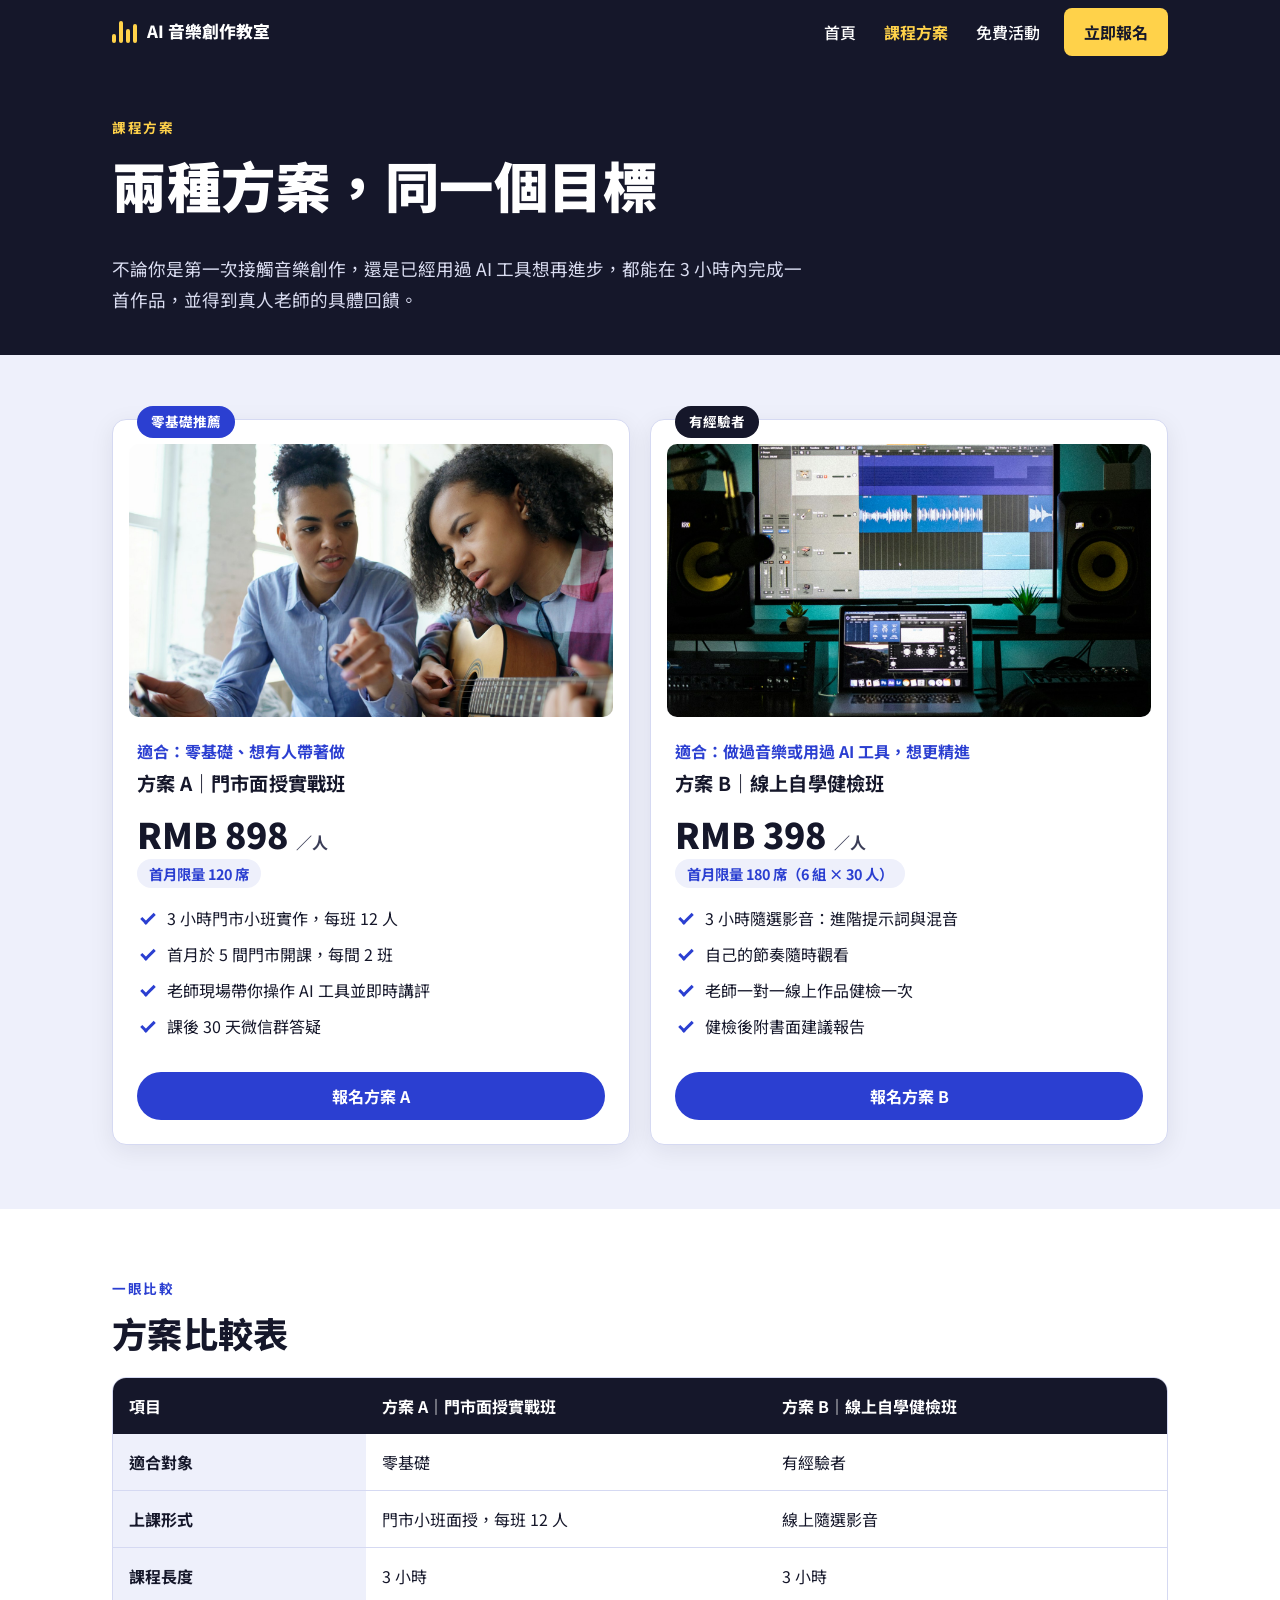
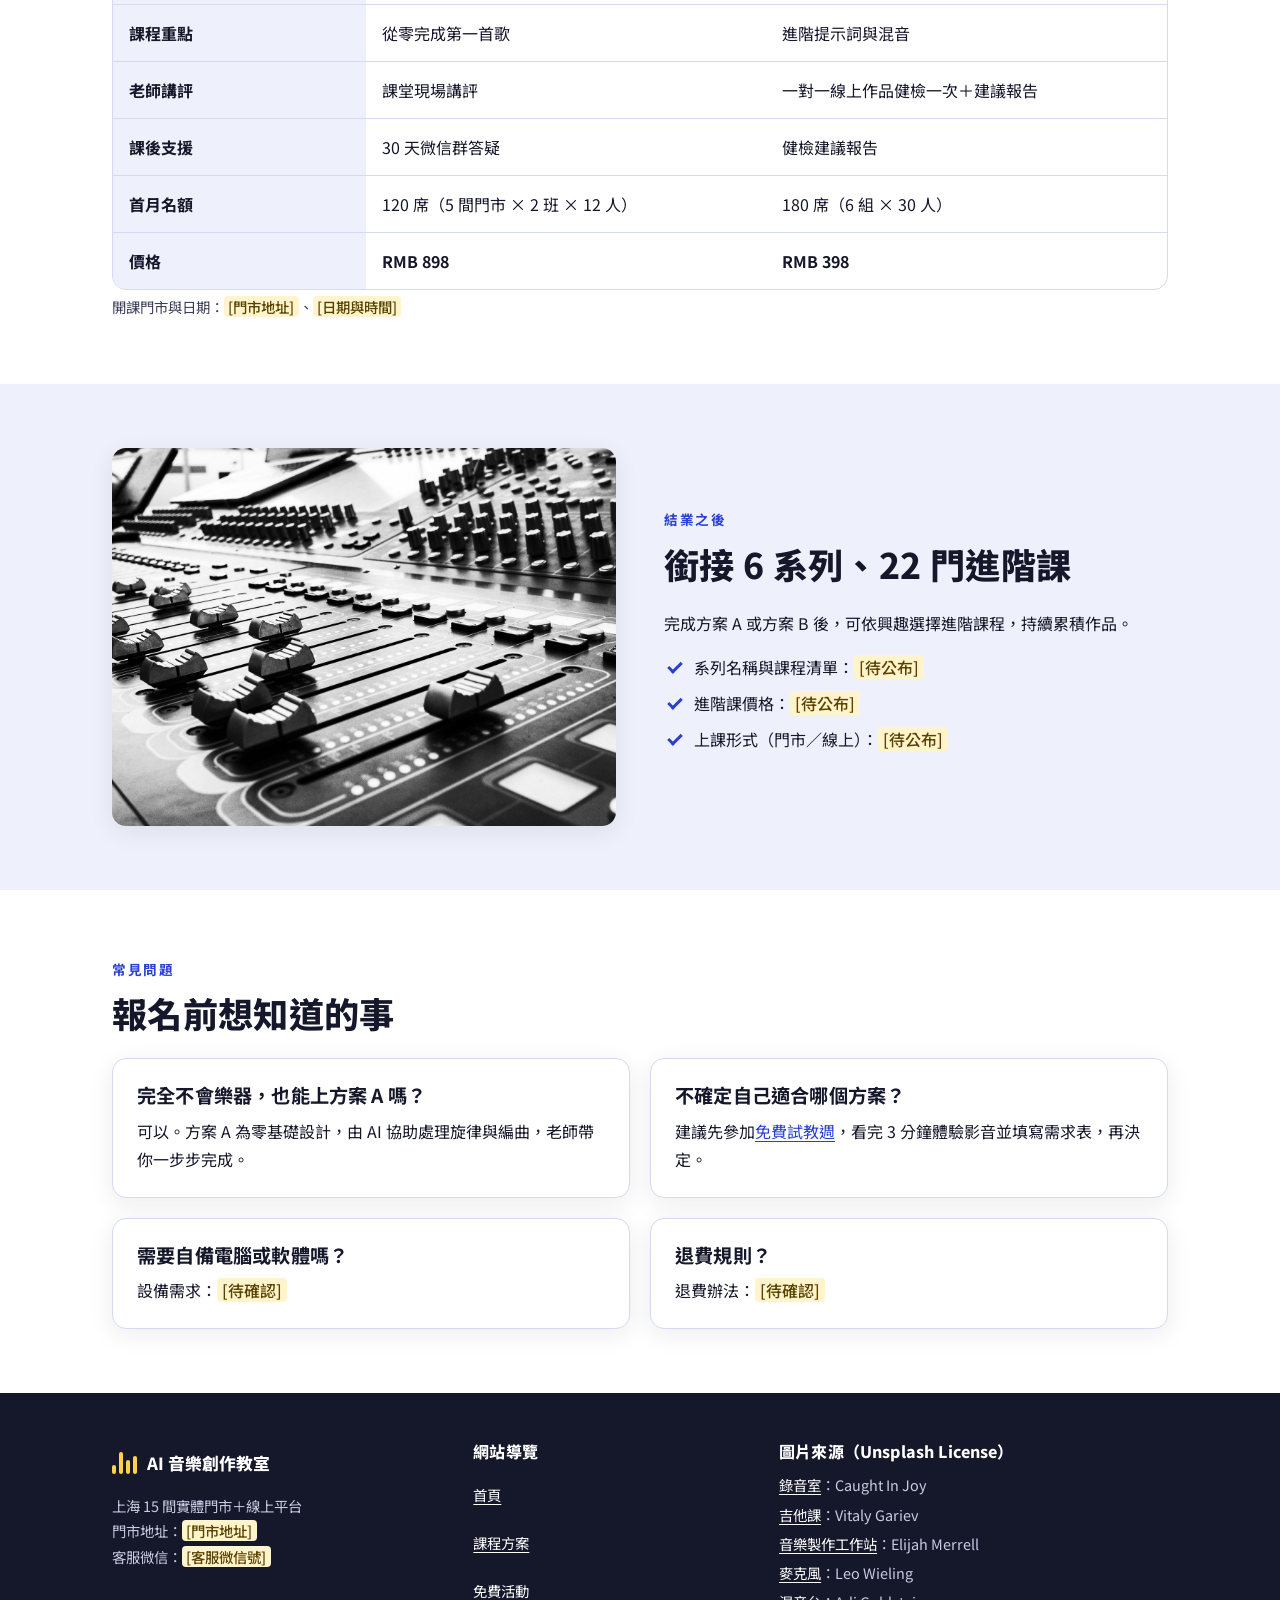
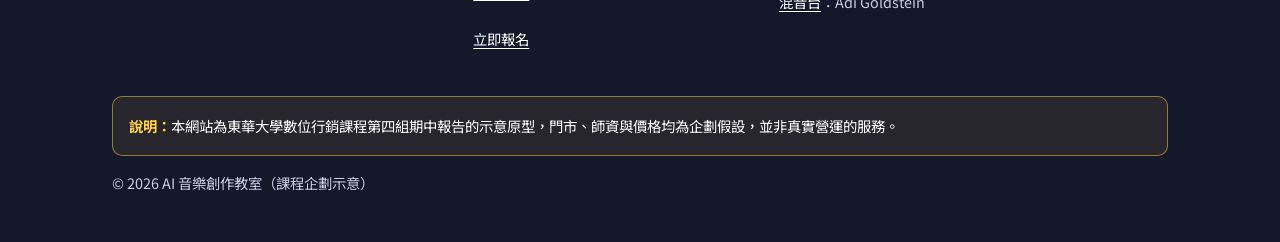
<file: ai-music/courses.html>
<!doctype html>
<html lang="zh-Hant">
<head>
  <meta charset="utf-8">
  <meta name="viewport" content="width=device-width, initial-scale=1">
  <title>課程方案｜AI 音樂創作教室</title>
  <meta name="description" content="方案 A 門市面授實戰班 RMB 898、方案 B 線上自學健檢班 RMB 398，完成後可銜接 6 系列 22 門進階課。">
  <meta name="theme-color" content="#15172A">
  <link rel="preconnect" href="https://fonts.googleapis.com">
  <link rel="preconnect" href="https://fonts.gstatic.com" crossorigin>
  <link href="https://fonts.googleapis.com/css2?family=Noto+Sans+TC:wght@400;500;700;800;900&display=swap" rel="stylesheet">
  <link rel="stylesheet" href="style.css">
</head>
<body>
  <a class="skip-link" href="#main">跳到主要內容</a>

  <header class="site-header">
    <div class="container nav">
      <a class="brand" href="index.html" aria-label="AI 音樂創作教室 首頁">
        <span class="brand-mark" aria-hidden="true"><i></i><i></i><i></i><i></i></span>
        AI 音樂創作教室
      </a>
      <button class="nav-toggle" type="button" aria-expanded="false" aria-controls="nav-menu" aria-label="開啟選單">
        <span class="nav-toggle-bars" aria-hidden="true"></span>
      </button>
      <nav aria-label="主選單">
        <ul class="nav-menu" id="nav-menu">
          <li><a href="index.html">首頁</a></li>
          <li><a href="courses.html" aria-current="page">課程方案</a></li>
          <li><a href="events.html">免費活動</a></li>
          <li class="nav-cta"><a href="signup.html">立即報名</a></li>
        </ul>
      </nav>
    </div>
  </header>

  <main id="main">
    <section class="page-hero" aria-labelledby="page-title">
      <div class="container">
        <span class="eyebrow">課程方案</span>
        <h1 id="page-title">兩種方案，同一個目標</h1>
        <p class="lead">不論你是第一次接觸音樂創作，還是已經用過 AI 工具想再進步，都能在 3 小時內完成一首作品，並得到真人老師的具體回饋。</p>
      </div>
    </section>

    <section class="section section-lilac" aria-labelledby="plans-title">
      <div class="container">
        <h2 id="plans-title" class="wave-caption">方案內容</h2>
        <div class="grid grid-2">
          <article class="card plan plan-a" aria-labelledby="plan-a-title">
            <span class="plan-badge">零基礎推薦</span>
            <figure class="card-img">
              <img src="images/lesson.jpg" alt="兩位學員在教室裡一起學習彈吉他" width="1600" height="900" loading="lazy">
            </figure>
            <p class="plan-for">適合：零基礎、想有人帶著做</p>
            <h3 id="plan-a-title">方案 A｜門市面授實戰班</h3>
            <p class="price">RMB 898 <small>／人</small></p>
            <span class="seats">首月限量 120 席</span>
            <ul class="checklist">
              <li>3 小時門市小班實作，每班 12 人</li>
              <li>首月於 5 間門市開課，每間 2 班</li>
              <li>老師現場帶你操作 AI 工具並即時講評</li>
              <li>課後 30 天微信群答疑</li>
            </ul>
            <a class="btn btn-blue" href="signup.html?plan=A">報名方案 A</a>
          </article>

          <article class="card plan plan-b" aria-labelledby="plan-b-title">
            <span class="plan-badge">有經驗者</span>
            <figure class="card-img">
              <img src="images/online.jpg" alt="昏暗工作室中顯示音樂製作軟體的電腦螢幕" width="1600" height="2400" loading="lazy">
            </figure>
            <p class="plan-for">適合：做過音樂或用過 AI 工具，想更精進</p>
            <h3 id="plan-b-title">方案 B｜線上自學健檢班</h3>
            <p class="price">RMB 398 <small>／人</small></p>
            <span class="seats">首月限量 180 席（6 組 × 30 人）</span>
            <ul class="checklist">
              <li>3 小時隨選影音：進階提示詞與混音</li>
              <li>自己的節奏隨時觀看</li>
              <li>老師一對一線上作品健檢一次</li>
              <li>健檢後附書面建議報告</li>
            </ul>
            <a class="btn btn-blue" href="signup.html?plan=B">報名方案 B</a>
          </article>
        </div>
      </div>
    </section>

    <section class="section" aria-labelledby="compare-title">
      <div class="container">
        <span class="eyebrow">一眼比較</span>
        <h2 id="compare-title">方案比較表</h2>
        <div class="table-wrap" tabindex="0" role="region" aria-label="方案比較表（可左右捲動）">
          <table>
            <thead>
              <tr><th scope="col">項目</th><th scope="col">方案 A｜門市面授實戰班</th><th scope="col">方案 B｜線上自學健檢班</th></tr>
            </thead>
            <tbody>
              <tr><th scope="row">適合對象</th><td>零基礎</td><td>有經驗者</td></tr>
              <tr><th scope="row">上課形式</th><td>門市小班面授，每班 12 人</td><td>線上隨選影音</td></tr>
              <tr><th scope="row">課程長度</th><td>3 小時</td><td>3 小時</td></tr>
              <tr><th scope="row">課程重點</th><td>從零完成第一首歌</td><td>進階提示詞與混音</td></tr>
              <tr><th scope="row">老師講評</th><td>課堂現場講評</td><td>一對一線上作品健檢一次＋建議報告</td></tr>
              <tr><th scope="row">課後支援</th><td>30 天微信群答疑</td><td>健檢建議報告</td></tr>
              <tr><th scope="row">首月名額</th><td>120 席（5 間門市 × 2 班 × 12 人）</td><td>180 席（6 組 × 30 人）</td></tr>
              <tr><th scope="row">價格</th><td><strong>RMB 898</strong></td><td><strong>RMB 398</strong></td></tr>
            </tbody>
          </table>
        </div>
        <p class="hint">開課門市與日期：<span class="placeholder">[門市地址]</span>、<span class="placeholder">[日期與時間]</span></p>
      </div>
    </section>

    <section class="section section-lilac" id="advanced" aria-labelledby="advanced-title">
      <div class="container media">
        <figure>
          <img src="images/mixer.jpg" alt="混音台推桿與旋鈕特寫" width="1600" height="1060" loading="lazy">
        </figure>
        <div>
          <span class="eyebrow">結業之後</span>
          <h2 id="advanced-title">銜接 6 系列、22 門進階課</h2>
          <p>完成方案 A 或方案 B 後，可依興趣選擇進階課程，持續累積作品。</p>
          <ul class="checklist">
            <li>系列名稱與課程清單：<span class="placeholder">[待公布]</span></li>
            <li>進階課價格：<span class="placeholder">[待公布]</span></li>
            <li>上課形式（門市／線上）：<span class="placeholder">[待公布]</span></li>
          </ul>
        </div>
      </div>
    </section>

    <section class="section" aria-labelledby="faq-title">
      <div class="container">
        <span class="eyebrow">常見問題</span>
        <h2 id="faq-title">報名前想知道的事</h2>
        <div class="grid grid-2">
          <div class="card">
            <h3>完全不會樂器，也能上方案 A 嗎？</h3>
            <p>可以。方案 A 為零基礎設計，由 AI 協助處理旋律與編曲，老師帶你一步步完成。</p>
          </div>
          <div class="card">
            <h3>不確定自己適合哪個方案？</h3>
            <p>建議先參加<a href="events.html">免費試教週</a>，看完 3 分鐘體驗影音並填寫需求表，再決定。</p>
          </div>
          <div class="card">
            <h3>需要自備電腦或軟體嗎？</h3>
            <p>設備需求：<span class="placeholder">[待確認]</span></p>
          </div>
          <div class="card">
            <h3>退費規則？</h3>
            <p>退費辦法：<span class="placeholder">[待確認]</span></p>
          </div>
        </div>
      </div>
    </section>
  </main>

  <footer class="site-footer">
    <div class="container">
      <div class="footer-grid">
        <div>
          <a class="brand" href="index.html">
            <span class="brand-mark" aria-hidden="true"><i></i><i></i><i></i><i></i></span>
            AI 音樂創作教室
          </a>
          <p>上海 15 間實體門市＋線上平台<br>門市地址：<span class="placeholder">[門市地址]</span><br>客服微信：<span class="placeholder">[客服微信號]</span></p>
        </div>
        <div>
          <h2>網站導覽</h2>
          <ul class="footer-links">
            <li><a href="index.html">首頁</a></li>
            <li><a href="courses.html">課程方案</a></li>
            <li><a href="events.html">免費活動</a></li>
            <li><a href="signup.html">立即報名</a></li>
          </ul>
        </div>
        <div>
          <h2>圖片來源（Unsplash License）</h2>
          <ul>
            <li><a href="https://unsplash.com/photos/recording-studio-with-guitars-and-console-ptVBlniJi50">錄音室</a>：Caught In Joy</li>
            <li><a href="https://unsplash.com/photos/two-young-women-learning-to-play-guitar-together-z9Uz9_eKYOM">吉他課</a>：Vitaly Gariev</li>
            <li><a href="https://unsplash.com/photos/music-production-workspace-with-audio-software--qFWOJEEQh4">音樂製作工作站</a>：Elijah Merrell</li>
            <li><a href="https://unsplash.com/photos/grayscale-photo-of-condenser-microphone-beside-pop-filter-bG8U3kaZltE">麥克風</a>：Leo Wieling</li>
            <li><a href="https://unsplash.com/photos/close-up-photo-of-audio-mixer-sdtnZ4LgbWk">混音台</a>：Adi Goldstein</li>
          </ul>
        </div>
      </div>
      <p class="disclaimer"><strong>說明：</strong>本網站為東華大學數位行銷課程第四組期中報告的示意原型，門市、師資與價格均為企劃假設，並非真實營運的服務。</p>
      <p>© <span data-year>2026</span> AI 音樂創作教室（課程企劃示意）</p>
    </div>
  </footer>

  <script src="script.js"></script>
</body>
</html>
</file>
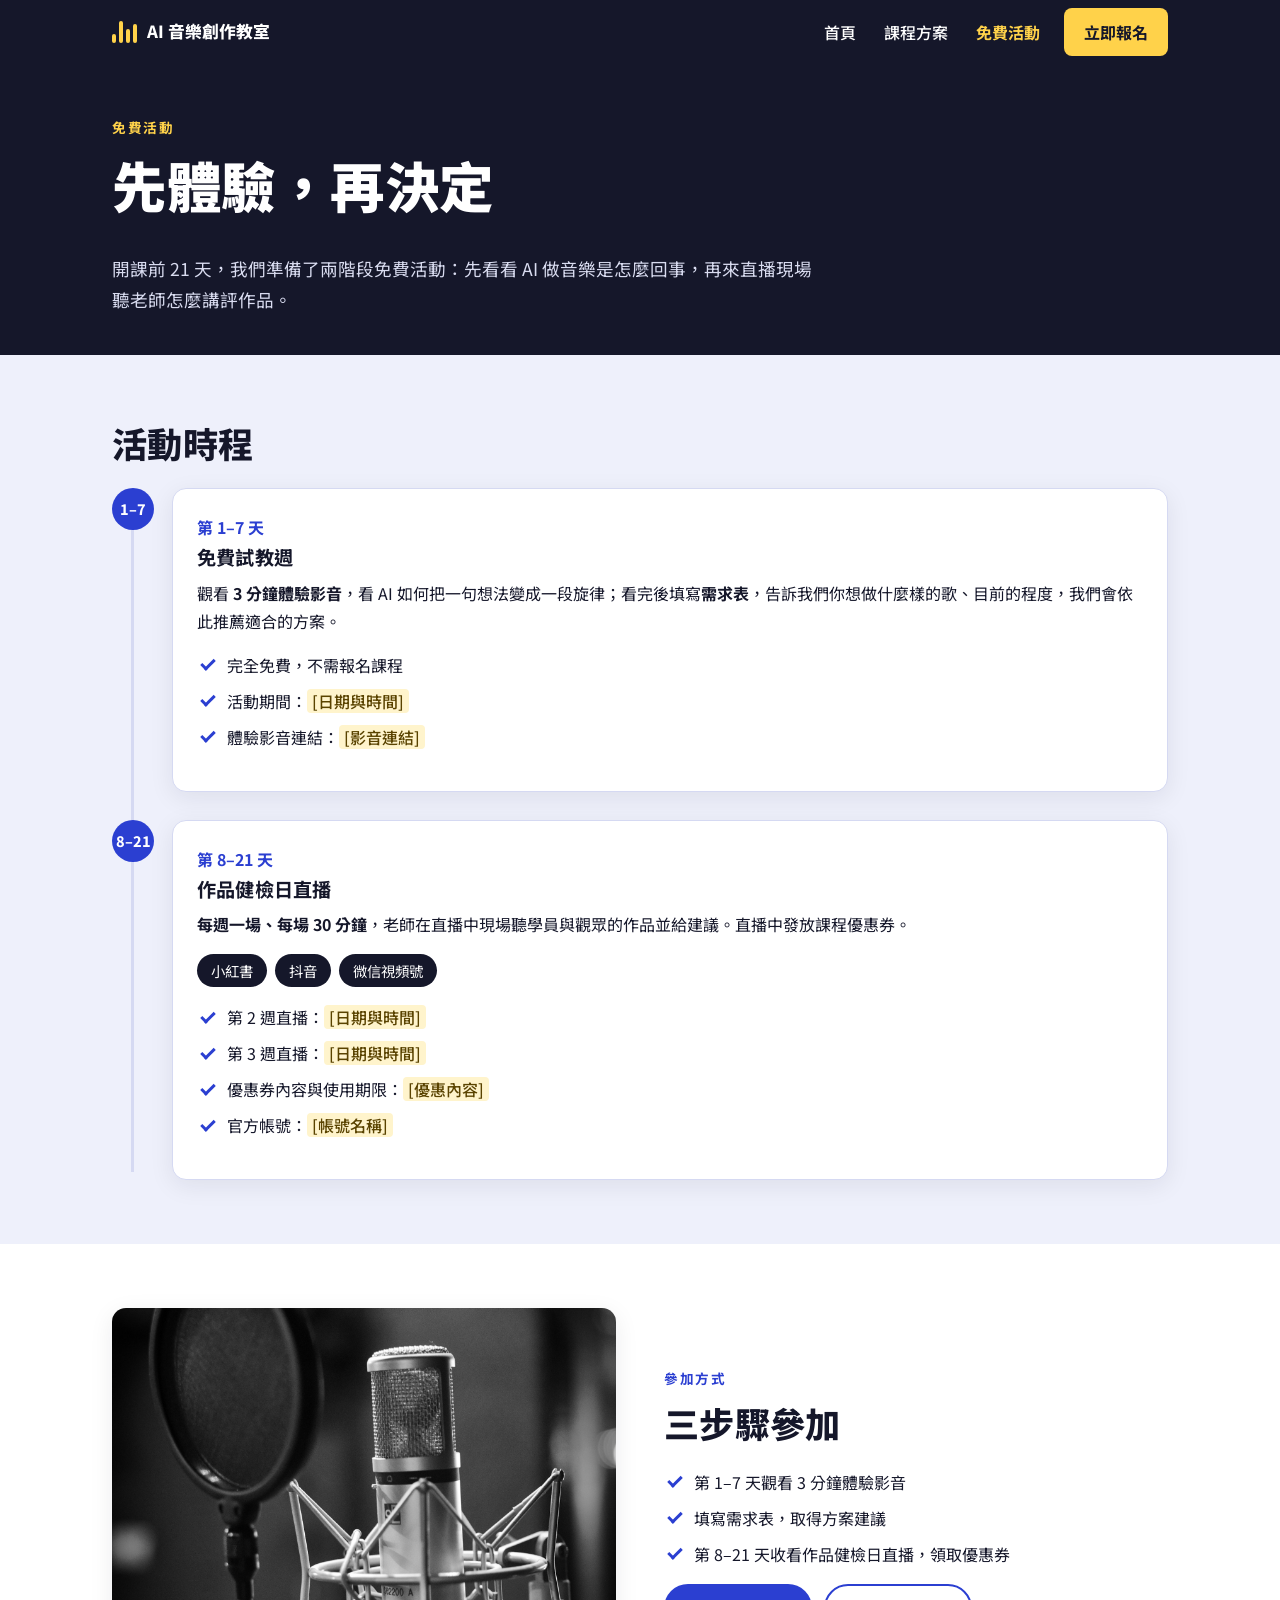
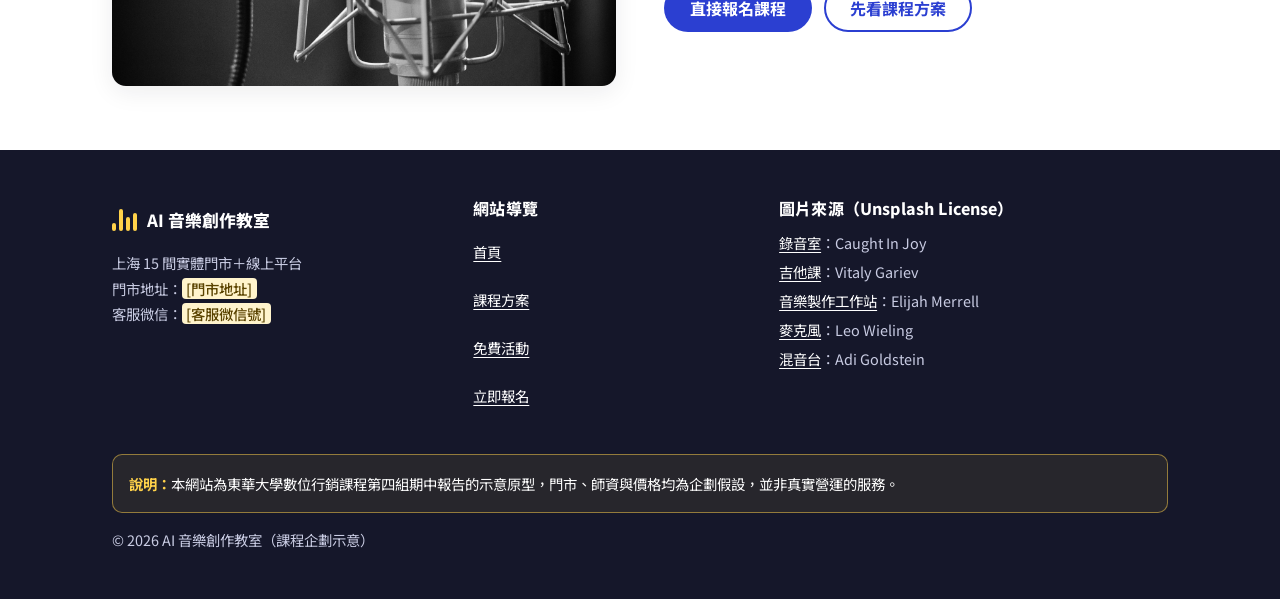
<file: ai-music/events.html>
<!doctype html>
<html lang="zh-Hant">
<head>
  <meta charset="utf-8">
  <meta name="viewport" content="width=device-width, initial-scale=1">
  <title>免費活動｜AI 音樂創作教室</title>
  <meta name="description" content="第 1–7 天免費試教週、第 8–21 天作品健檢日直播，在小紅書、抖音、微信視頻號發放優惠券。">
  <meta name="theme-color" content="#15172A">
  <link rel="preconnect" href="https://fonts.googleapis.com">
  <link rel="preconnect" href="https://fonts.gstatic.com" crossorigin>
  <link href="https://fonts.googleapis.com/css2?family=Noto+Sans+TC:wght@400;500;700;800;900&display=swap" rel="stylesheet">
  <link rel="stylesheet" href="style.css">
</head>
<body>
  <a class="skip-link" href="#main">跳到主要內容</a>

  <header class="site-header">
    <div class="container nav">
      <a class="brand" href="index.html" aria-label="AI 音樂創作教室 首頁">
        <span class="brand-mark" aria-hidden="true"><i></i><i></i><i></i><i></i></span>
        AI 音樂創作教室
      </a>
      <button class="nav-toggle" type="button" aria-expanded="false" aria-controls="nav-menu" aria-label="開啟選單">
        <span class="nav-toggle-bars" aria-hidden="true"></span>
      </button>
      <nav aria-label="主選單">
        <ul class="nav-menu" id="nav-menu">
          <li><a href="index.html">首頁</a></li>
          <li><a href="courses.html">課程方案</a></li>
          <li><a href="events.html" aria-current="page">免費活動</a></li>
          <li class="nav-cta"><a href="signup.html">立即報名</a></li>
        </ul>
      </nav>
    </div>
  </header>

  <main id="main">
    <section class="page-hero" aria-labelledby="page-title">
      <div class="container">
        <span class="eyebrow">免費活動</span>
        <h1 id="page-title">先體驗，再決定</h1>
        <p class="lead">開課前 21 天，我們準備了兩階段免費活動：先看看 AI 做音樂是怎麼回事，再來直播現場聽老師怎麼講評作品。</p>
      </div>
    </section>

    <section class="section section-lilac" aria-labelledby="timeline-title">
      <div class="container">
        <h2 id="timeline-title">活動時程</h2>
        <ol class="timeline">
          <li>
            <span class="timeline-dot" aria-hidden="true">1–7</span>
            <article class="card">
              <p class="days">第 1–7 天</p>
              <h3>免費試教週</h3>
              <p>觀看 <strong>3 分鐘體驗影音</strong>，看 AI 如何把一句想法變成一段旋律；看完後填寫<strong>需求表</strong>，告訴我們你想做什麼樣的歌、目前的程度，我們會依此推薦適合的方案。</p>
              <ul class="checklist">
                <li>完全免費，不需報名課程</li>
                <li>活動期間：<span class="placeholder">[日期與時間]</span></li>
                <li>體驗影音連結：<span class="placeholder">[影音連結]</span></li>
              </ul>
            </article>
          </li>
          <li>
            <span class="timeline-dot" aria-hidden="true">8–21</span>
            <article class="card">
              <p class="days">第 8–21 天</p>
              <h3>作品健檢日直播</h3>
              <p><strong>每週一場、每場 30 分鐘</strong>，老師在直播中現場聽學員與觀眾的作品並給建議。直播中發放課程優惠券。</p>
              <ul class="platforms" aria-label="直播平台">
                <li>小紅書</li>
                <li>抖音</li>
                <li>微信視頻號</li>
              </ul>
              <ul class="checklist">
                <li>第 2 週直播：<span class="placeholder">[日期與時間]</span></li>
                <li>第 3 週直播：<span class="placeholder">[日期與時間]</span></li>
                <li>優惠券內容與使用期限：<span class="placeholder">[優惠內容]</span></li>
                <li>官方帳號：<span class="placeholder">[帳號名稱]</span></li>
              </ul>
            </article>
          </li>
        </ol>
      </div>
    </section>

    <section class="section" aria-labelledby="why-title">
      <div class="container media">
        <figure>
          <img src="images/mic.jpg" alt="錄音室裡的電容式麥克風與防噴罩（黑白照片）" width="1600" height="2400" loading="lazy">
        </figure>
        <div>
          <span class="eyebrow">參加方式</span>
          <h2 id="why-title">三步驟參加</h2>
          <ol class="checklist">
            <li>第 1–7 天觀看 3 分鐘體驗影音</li>
            <li>填寫需求表，取得方案建議</li>
            <li>第 8–21 天收看作品健檢日直播，領取優惠券</li>
          </ol>
          <div class="btn-row">
            <a class="btn btn-blue" href="signup.html">直接報名課程</a>
            <a class="btn btn-outline" href="courses.html">先看課程方案</a>
          </div>
        </div>
      </div>
    </section>
  </main>

  <footer class="site-footer">
    <div class="container">
      <div class="footer-grid">
        <div>
          <a class="brand" href="index.html">
            <span class="brand-mark" aria-hidden="true"><i></i><i></i><i></i><i></i></span>
            AI 音樂創作教室
          </a>
          <p>上海 15 間實體門市＋線上平台<br>門市地址：<span class="placeholder">[門市地址]</span><br>客服微信：<span class="placeholder">[客服微信號]</span></p>
        </div>
        <div>
          <h2>網站導覽</h2>
          <ul class="footer-links">
            <li><a href="index.html">首頁</a></li>
            <li><a href="courses.html">課程方案</a></li>
            <li><a href="events.html">免費活動</a></li>
            <li><a href="signup.html">立即報名</a></li>
          </ul>
        </div>
        <div>
          <h2>圖片來源（Unsplash License）</h2>
          <ul>
            <li><a href="https://unsplash.com/photos/recording-studio-with-guitars-and-console-ptVBlniJi50">錄音室</a>：Caught In Joy</li>
            <li><a href="https://unsplash.com/photos/two-young-women-learning-to-play-guitar-together-z9Uz9_eKYOM">吉他課</a>：Vitaly Gariev</li>
            <li><a href="https://unsplash.com/photos/music-production-workspace-with-audio-software--qFWOJEEQh4">音樂製作工作站</a>：Elijah Merrell</li>
            <li><a href="https://unsplash.com/photos/grayscale-photo-of-condenser-microphone-beside-pop-filter-bG8U3kaZltE">麥克風</a>：Leo Wieling</li>
            <li><a href="https://unsplash.com/photos/close-up-photo-of-audio-mixer-sdtnZ4LgbWk">混音台</a>：Adi Goldstein</li>
          </ul>
        </div>
      </div>
      <p class="disclaimer"><strong>說明：</strong>本網站為東華大學數位行銷課程第四組期中報告的示意原型，門市、師資與價格均為企劃假設，並非真實營運的服務。</p>
      <p>© <span data-year>2026</span> AI 音樂創作教室（課程企劃示意）</p>
    </div>
  </footer>

  <script src="script.js"></script>
</body>
</html>
</file>
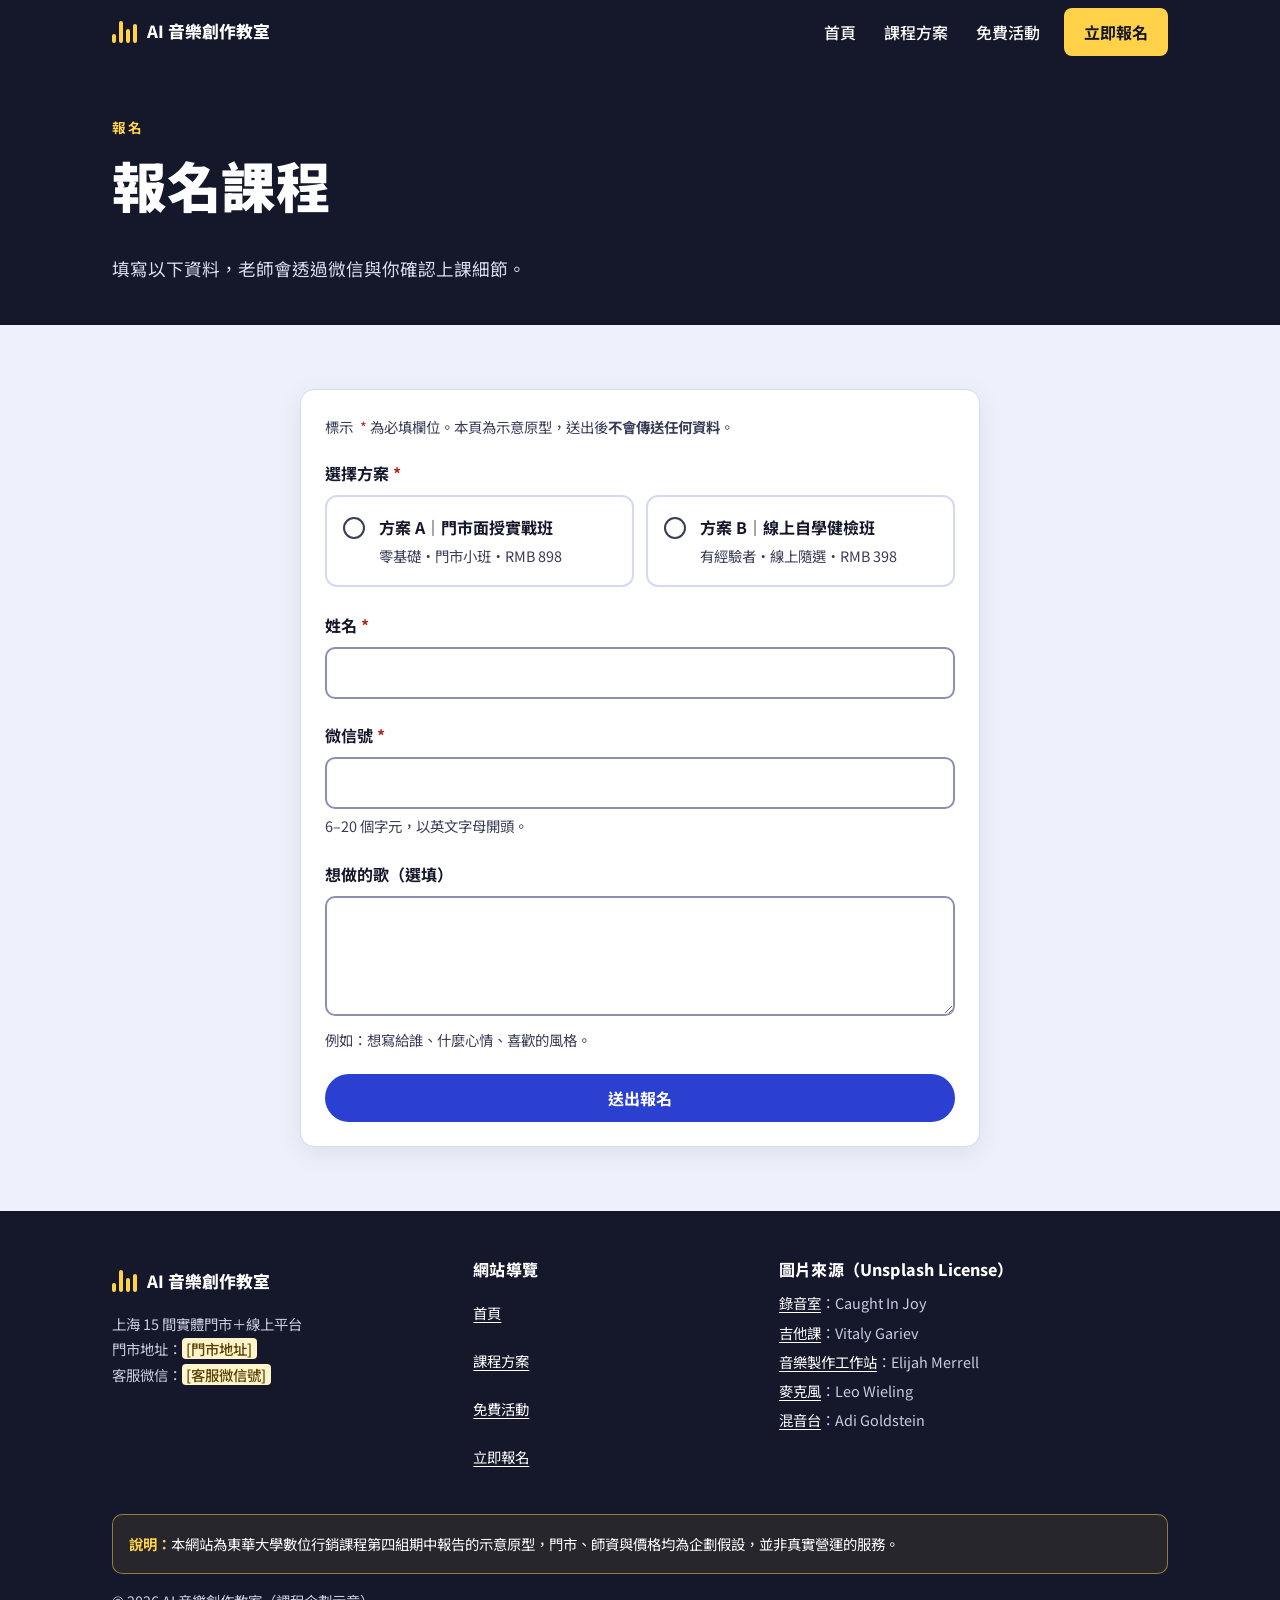
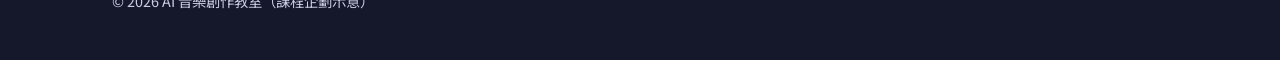
<file: ai-music/signup.html>
<!doctype html>
<html lang="zh-Hant">
<head>
  <meta charset="utf-8">
  <meta name="viewport" content="width=device-width, initial-scale=1">
  <title>報名｜AI 音樂創作教室</title>
  <meta name="description" content="選擇方案並填寫姓名與微信號，報名 AI 音樂創作教室課程。">
  <meta name="theme-color" content="#15172A">
  <link rel="preconnect" href="https://fonts.googleapis.com">
  <link rel="preconnect" href="https://fonts.gstatic.com" crossorigin>
  <link href="https://fonts.googleapis.com/css2?family=Noto+Sans+TC:wght@400;500;700;800;900&display=swap" rel="stylesheet">
  <link rel="stylesheet" href="style.css">
</head>
<body>
  <a class="skip-link" href="#main">跳到主要內容</a>

  <header class="site-header">
    <div class="container nav">
      <a class="brand" href="index.html" aria-label="AI 音樂創作教室 首頁">
        <span class="brand-mark" aria-hidden="true"><i></i><i></i><i></i><i></i></span>
        AI 音樂創作教室
      </a>
      <button class="nav-toggle" type="button" aria-expanded="false" aria-controls="nav-menu" aria-label="開啟選單">
        <span class="nav-toggle-bars" aria-hidden="true"></span>
      </button>
      <nav aria-label="主選單">
        <ul class="nav-menu" id="nav-menu">
          <li><a href="index.html">首頁</a></li>
          <li><a href="courses.html">課程方案</a></li>
          <li><a href="events.html">免費活動</a></li>
          <li class="nav-cta"><a href="signup.html" aria-current="page">立即報名</a></li>
        </ul>
      </nav>
    </div>
  </header>

  <main id="main">
    <section class="page-hero" aria-labelledby="page-title">
      <div class="container">
        <span class="eyebrow">報名</span>
        <h1 id="page-title">報名課程</h1>
        <p class="lead">填寫以下資料，老師會透過微信與你確認上課細節。</p>
      </div>
    </section>

    <section class="section section-lilac">
      <div class="container">
        <div class="card form-card">
          <form id="signup-form" novalidate>
            <p class="hint" style="margin:0 0 20px">標示 <span class="req" aria-hidden="true">*</span> 為必填欄位。本頁為示意原型，送出後<strong>不會傳送任何資料</strong>。</p>

            <fieldset aria-describedby="plan-error">
              <legend>選擇方案<span class="req" aria-hidden="true">*</span></legend>
              <div class="plan-options">
                <div class="plan-option">
                  <input type="radio" id="plan-a" name="plan" value="A" required>
                  <label for="plan-a"><strong>方案 A｜門市面授實戰班</strong><span>零基礎・門市小班・RMB 898</span></label>
                </div>
                <div class="plan-option">
                  <input type="radio" id="plan-b" name="plan" value="B">
                  <label for="plan-b"><strong>方案 B｜線上自學健檢班</strong><span>有經驗者・線上隨選・RMB 398</span></label>
                </div>
              </div>
              <p class="error" id="plan-error" role="alert"></p>
            </fieldset>

            <div class="field">
              <label for="name">姓名<span class="req" aria-hidden="true">*</span></label>
              <input type="text" id="name" name="name" autocomplete="name" required aria-required="true" aria-describedby="name-error">
              <p class="error" id="name-error" role="alert"></p>
            </div>

            <div class="field">
              <label for="wechat">微信號<span class="req" aria-hidden="true">*</span></label>
              <input type="text" id="wechat" name="wechat" autocomplete="off" autocapitalize="off" spellcheck="false" required aria-required="true" aria-describedby="wechat-hint wechat-error">
              <p class="hint" id="wechat-hint">6–20 個字元，以英文字母開頭。</p>
              <p class="error" id="wechat-error" role="alert"></p>
            </div>

            <div class="field" id="store-field" hidden>
              <label for="store">上課門市<span class="req" aria-hidden="true">*</span></label>
              <select id="store" name="store" aria-describedby="store-hint store-error">
                <option value="">請選擇門市</option>
                <option value="1">[門市 1]｜[門市地址]</option>
                <option value="2">[門市 2]｜[門市地址]</option>
                <option value="3">[門市 3]｜[門市地址]</option>
                <option value="4">[門市 4]｜[門市地址]</option>
                <option value="5">[門市 5]｜[門市地址]</option>
              </select>
              <p class="hint" id="store-hint">首月於 5 間門市開設面授班，每間 2 班。</p>
              <p class="error" id="store-error" role="alert"></p>
            </div>

            <div class="field">
              <label for="song">想做的歌（選填）</label>
              <textarea id="song" name="song" aria-describedby="song-hint"></textarea>
              <p class="hint" id="song-hint">例如：想寫給誰、什麼心情、喜歡的風格。</p>
            </div>

            <button type="submit" class="btn btn-blue" style="width:100%">送出報名</button>
          </form>

          <div class="confirm" id="confirm" hidden aria-live="polite">
            <div class="check" aria-hidden="true">✓</div>
            <h2>已收到你的報名資料</h2>
            <p>以下是你填寫的內容。實際營運時，老師會透過微信與你聯繫確認<span class="placeholder">[日期與時間]</span>與付款方式。</p>
            <dl id="confirm-list"></dl>
            <p class="hint">※ 本網站為課程期中報告的示意原型，資料僅顯示在你的畫面上，沒有傳送或儲存。</p>
            <div class="btn-row" style="justify-content:center">
              <button type="button" class="btn btn-outline" id="reset-form">重新填寫</button>
              <a class="btn btn-blue" href="index.html">回到首頁</a>
            </div>
          </div>
        </div>
      </div>
    </section>
  </main>

  <footer class="site-footer">
    <div class="container">
      <div class="footer-grid">
        <div>
          <a class="brand" href="index.html">
            <span class="brand-mark" aria-hidden="true"><i></i><i></i><i></i><i></i></span>
            AI 音樂創作教室
          </a>
          <p>上海 15 間實體門市＋線上平台<br>門市地址：<span class="placeholder">[門市地址]</span><br>客服微信：<span class="placeholder">[客服微信號]</span></p>
        </div>
        <div>
          <h2>網站導覽</h2>
          <ul class="footer-links">
            <li><a href="index.html">首頁</a></li>
            <li><a href="courses.html">課程方案</a></li>
            <li><a href="events.html">免費活動</a></li>
            <li><a href="signup.html">立即報名</a></li>
          </ul>
        </div>
        <div>
          <h2>圖片來源（Unsplash License）</h2>
          <ul>
            <li><a href="https://unsplash.com/photos/recording-studio-with-guitars-and-console-ptVBlniJi50">錄音室</a>：Caught In Joy</li>
            <li><a href="https://unsplash.com/photos/two-young-women-learning-to-play-guitar-together-z9Uz9_eKYOM">吉他課</a>：Vitaly Gariev</li>
            <li><a href="https://unsplash.com/photos/music-production-workspace-with-audio-software--qFWOJEEQh4">音樂製作工作站</a>：Elijah Merrell</li>
            <li><a href="https://unsplash.com/photos/grayscale-photo-of-condenser-microphone-beside-pop-filter-bG8U3kaZltE">麥克風</a>：Leo Wieling</li>
            <li><a href="https://unsplash.com/photos/close-up-photo-of-audio-mixer-sdtnZ4LgbWk">混音台</a>：Adi Goldstein</li>
          </ul>
        </div>
      </div>
      <p class="disclaimer"><strong>說明：</strong>本網站為東華大學數位行銷課程第四組期中報告的示意原型，門市、師資與價格均為企劃假設，並非真實營運的服務。</p>
      <p>© <span data-year>2026</span> AI 音樂創作教室（課程企劃示意）</p>
    </div>
  </footer>

  <script src="script.js"></script>
</body>
</html>
</file>
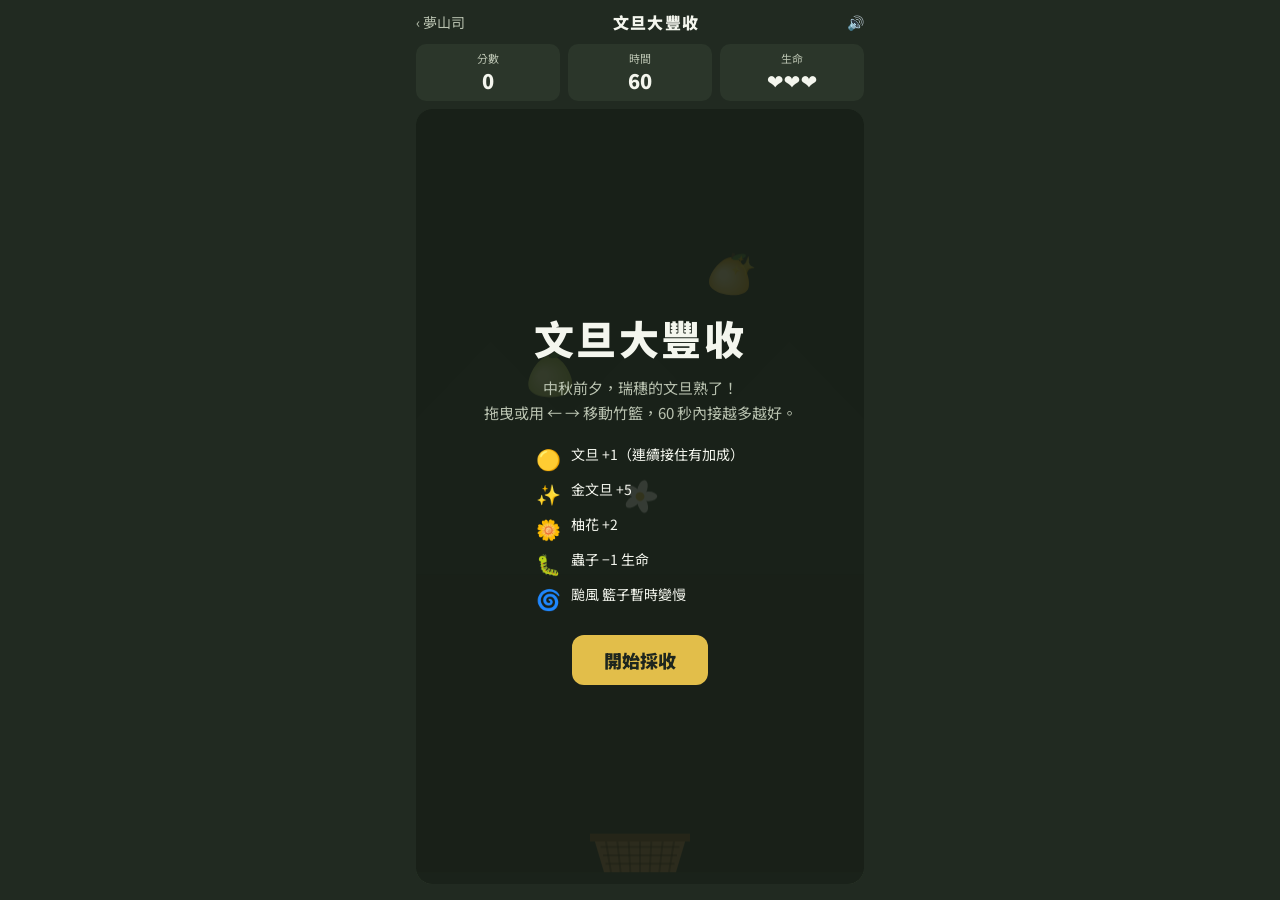
<file: mengshansi/game.html>
<!DOCTYPE html>
<html lang="zh-Hant">
<head>
<meta charset="utf-8">
<meta name="viewport" content="width=device-width, initial-scale=1, viewport-fit=cover, user-scalable=no">
<meta name="theme-color" content="#212A21">
<title>文旦大豐收</title>
<link rel="preconnect" href="https://fonts.googleapis.com">
<link rel="preconnect" href="https://fonts.gstatic.com" crossorigin>
<link href="https://fonts.googleapis.com/css2?family=Noto+Sans+TC:wght@500;700;900&display=swap" rel="stylesheet">
<style>
:root{--hero:#212A21;--hero-2:#2B362A;--ink:#F4F6EE;--dim:#B9C2B0;--accent:#E2BE4A;--bad:#FF8A70}
*{box-sizing:border-box}
html,body{margin:0;height:100%;background:var(--hero);color:var(--ink);font-family:"Noto Sans TC","PingFang TC","Microsoft JhengHei",system-ui,sans-serif;overscroll-behavior:none}
body{display:flex;flex-direction:column;align-items:center;padding:env(safe-area-inset-top,0) 0 env(safe-area-inset-bottom,0)}
.top{width:100%;max-width:480px;display:flex;align-items:center;justify-content:space-between;padding:10px 16px}
.top a{color:var(--dim);text-decoration:none;font-size:14px}
.top b{font-weight:900;letter-spacing:.08em}
.hud{width:100%;max-width:480px;display:grid;grid-template-columns:repeat(3,1fr);gap:8px;padding:0 16px 8px}
.hud div{background:var(--hero-2);border-radius:10px;padding:6px 10px;text-align:center}
.hud small{display:block;font-size:11px;color:var(--dim)}
.hud span{font-size:20px;font-weight:900;font-variant-numeric:tabular-nums}
.stage{position:relative;width:100%;max-width:480px;flex:1;min-height:0;padding:0 16px 16px}
canvas{display:block;width:100%;height:100%;border-radius:16px;touch-action:none;background:#2B362A}
.overlay{position:absolute;inset:0 16px 16px;display:flex;flex-direction:column;align-items:center;justify-content:center;text-align:center;
  background:rgba(22,28,22,.86);border-radius:16px;padding:24px}
.overlay[hidden]{display:none}
.overlay h1{font-size:40px;font-weight:900;margin:0 0 4px;letter-spacing:.06em}
.overlay p{color:var(--dim);margin:4px 0;line-height:1.7;font-size:15px}
.legend{display:grid;grid-template-columns:auto 1fr;gap:6px 10px;text-align:left;margin:14px 0 4px;font-size:14px}
.legend i{font-style:normal;font-size:20px;text-align:center}
.big{font-size:56px;font-weight:900;color:var(--accent);line-height:1.1;margin:6px 0}
button.go{margin-top:18px;background:var(--accent);color:#1E261E;border:0;font:inherit;font-weight:900;font-size:18px;padding:12px 32px;border-radius:12px;cursor:pointer}
.rank{font-size:16px;color:var(--ink);margin-top:6px}
</style>
</head>
<body>
<div class="top"><a href="./">‹ 夢山司</a><b>文旦大豐收</b><a href="#" id="mute" aria-label="音效開關">🔊</a></div>
<div class="hud" aria-live="polite">
  <div><small>分數</small><span id="score">0</span></div>
  <div><small>時間</small><span id="time">60</span></div>
  <div><small>生命</small><span id="lives">❤️❤️❤️</span></div>
</div>
<div class="stage" id="stage">
  <canvas id="cv"></canvas>
  <div class="overlay" id="start">
    <h1>文旦大豐收</h1>
    <p>中秋前夕，瑞穗的文旦熟了！<br>拖曳或用 ← → 移動竹籃，60 秒內接越多越好。</p>
    <div class="legend">
      <i>🟡</i><span>文旦 +1（連續接住有加成）</span>
      <i>✨</i><span>金文旦 +5</span>
      <i>🌼</i><span>柚花 +2</span>
      <i>🐛</i><span>蟲子 −1 生命</span>
      <i>🌀</i><span>颱風 籃子暫時變慢</span>
    </div>
    <button class="go" id="play">開始採收</button>
  </div>
  <div class="overlay" id="end" hidden>
    <p>這一季你收成了</p>
    <div class="big" id="final">0</div>
    <p class="rank" id="rank"></p>
    <p id="best"></p>
    <button class="go" id="again">再玩一次</button>
  </div>
</div>

<script>
(() => {
const cv = document.getElementById('cv'), ctx = cv.getContext('2d');
const $ = id => document.getElementById(id);
let W = 0, H = 0, dpr = 1;
function resize(){
  const r = cv.getBoundingClientRect();
  dpr = Math.min(window.devicePixelRatio || 1, 2);
  W = r.width; H = r.height;
  cv.width = W * dpr; cv.height = H * dpr;
  ctx.setTransform(dpr,0,0,dpr,0,0);
  basket.y = H - 46;
  basket.x = Math.min(Math.max(basket.x || W/2, basket.w/2), W - basket.w/2);
}
const basket = {x:0, y:0, w:92, h:34, target:null};
let items = [], parts = [], floats = [];
let score = 0, lives = 3, timeLeft = 60, combo = 0, slowUntil = 0, shake = 0;
let running = false, last = 0, spawnT = 0, elapsed = 0;
const keys = {left:false, right:false};

let best = 0;
try { best = +localStorage.getItem('pomelo-best') || 0; } catch(e) {}

// ---------- sound ----------
let ac = null, muted = false;
function beep(freq, dur=0.08, type='sine', vol=0.15){
  if (muted) return;
  try {
    ac = ac || new (window.AudioContext || window.webkitAudioContext)();
    const o = ac.createOscillator(), g = ac.createGain();
    o.type = type; o.frequency.value = freq;
    g.gain.setValueAtTime(vol, ac.currentTime);
    g.gain.exponentialRampToValueAtTime(0.001, ac.currentTime + dur);
    o.connect(g).connect(ac.destination); o.start(); o.stop(ac.currentTime + dur);
  } catch(e) {}
}
$('mute').onclick = e => { e.preventDefault(); muted = !muted; $('mute').textContent = muted ? '🔇' : '🔊'; };

// ---------- items ----------
const TYPES = {
  pomelo:{w:60, r:20, pts:1},
  gold:{w:6, r:20, pts:5},
  flower:{w:12, r:15, pts:2},
  bug:{w:16, r:16},
  storm:{w:5, r:18},
};
function pick(){
  const t = Math.min(elapsed/60, 1);
  const w = {...Object.fromEntries(Object.entries(TYPES).map(([k,v])=>[k,v.w]))};
  w.bug += t*14; w.storm += t*4;
  let sum = 0; for (const k in w) sum += w[k];
  let r = Math.random()*sum;
  for (const k in w){ if ((r -= w[k]) < 0) return k; }
  return 'pomelo';
}
function spawn(){
  const type = pick(), r = TYPES[type].r;
  const speed = 140 + elapsed*4 + Math.random()*60;
  items.push({type, r, x: r + Math.random()*(W-2*r), y: -r, vy: speed, vx: type==='storm' ? (Math.random()-.5)*120 : 0, rot: (Math.random()-.5)*2, vr:(Math.random()-.5)*3});
}

// ---------- drawing ----------
function drawPomelo(x,y,r,rot,gold){
  ctx.save(); ctx.translate(x,y); ctx.rotate(rot*0.15);
  const g = ctx.createRadialGradient(-r*.35,-r*.2,r*.2,0,r*.1,r*1.2);
  if (gold){ g.addColorStop(0,'#FFF3B0'); g.addColorStop(1,'#E2A812'); }
  else { g.addColorStop(0,'#E9F2A6'); g.addColorStop(1,'#A9C24A'); }
  ctx.fillStyle = g;
  ctx.beginPath(); // pear-ish pomelo shape
  ctx.moveTo(0,-r*1.15);
  ctx.bezierCurveTo(r*.55,-r*1.1, r*1.05,-r*.2, r*1.0,r*.25);
  ctx.bezierCurveTo(r*.95,r*.95, -r*.95,r*.95, -r*1.0,r*.25);
  ctx.bezierCurveTo(-r*1.05,-r*.2, -r*.55,-r*1.1, 0,-r*1.15);
  ctx.fill();
  ctx.fillStyle='#5B4A2A'; ctx.fillRect(-1.5,-r*1.35,3,r*.3);
  ctx.fillStyle='#4E8A3A'; ctx.beginPath(); ctx.ellipse(r*.3,-r*1.2,r*.35,r*.14,-.4,0,7); ctx.fill();
  if (gold){ ctx.fillStyle='rgba(255,255,255,.8)'; ctx.font=`${r}px sans-serif`; ctx.textAlign='center'; ctx.fillText('✨', r*.6,-r*.4); }
  ctx.restore();
}
function drawFlower(x,y,r,rot){
  ctx.save(); ctx.translate(x,y); ctx.rotate(rot);
  ctx.fillStyle='#FBFBF4';
  for (let i=0;i<5;i++){ ctx.rotate(Math.PI*2/5); ctx.beginPath(); ctx.ellipse(0,-r*.55,r*.32,r*.6,0,0,7); ctx.fill(); }
  ctx.fillStyle='#E2BE4A'; ctx.beginPath(); ctx.arc(0,0,r*.3,0,7); ctx.fill();
  ctx.restore();
}
function drawEmoji(e,x,y,r,rot){
  ctx.save(); ctx.translate(x,y); ctx.rotate(rot*0.3);
  ctx.font = `${r*2}px "Apple Color Emoji","Segoe UI Emoji","Noto Color Emoji",sans-serif`;
  ctx.textAlign='center'; ctx.textBaseline='middle'; ctx.fillText(e,0,0); ctx.restore();
}
function drawBasket(now){
  const {x,y,w,h} = basket, slow = now < slowUntil;
  ctx.save(); ctx.translate(x,y);
  ctx.fillStyle = slow ? '#7C8A9A' : '#B98A4B';
  ctx.beginPath(); ctx.moveTo(-w/2,0); ctx.lineTo(w/2,0); ctx.lineTo(w/2-10,h); ctx.lineTo(-w/2+10,h); ctx.closePath(); ctx.fill();
  ctx.strokeStyle = 'rgba(60,40,15,.45)'; ctx.lineWidth = 2;
  for (let i=1;i<4;i++){ ctx.beginPath(); ctx.moveTo(-w/2+4+i*2.5, h*i/4); ctx.lineTo(w/2-4-i*2.5, h*i/4); ctx.stroke(); }
  for (let i=-3;i<=3;i++){ ctx.beginPath(); ctx.moveTo(i*w/8,0); ctx.lineTo(i*w/9.5,h); ctx.stroke(); }
  ctx.fillStyle = slow ? '#5E6B78' : '#8A5F2C'; ctx.fillRect(-w/2-4,-5,w+8,8);
  ctx.restore();
}
function drawBg(){
  ctx.fillStyle = '#2B362A'; ctx.fillRect(0,0,W,H);
  // mountains
  ctx.fillStyle = '#334133';
  ctx.beginPath(); ctx.moveTo(0,H*.42);
  for (let i=0;i<=6;i++) ctx.lineTo(W*i/6, H*(.30 + (i%2? .0 : .1)));
  ctx.lineTo(W,H*.6); ctx.lineTo(0,H*.6); ctx.fill();
  ctx.fillStyle = '#2F3B2E'; ctx.fillRect(0,H*.6,W,H*.4);
  // ground
  ctx.fillStyle = '#3B4A36'; ctx.fillRect(0,H-12,W,12);
}

// ---------- loop ----------
function addFloat(text,x,y,color){ floats.push({text,x,y,color,t:0}); }
function burst(x,y,color,n=10){
  for (let i=0;i<n;i++){ const a=Math.random()*7, s=60+Math.random()*140; parts.push({x,y,vx:Math.cos(a)*s,vy:Math.sin(a)*s-60,t:0,color}); }
}
function catchItem(it, now){
  const p = it.type;
  if (p==='bug'){
    lives--; combo=0; shake=0.3; beep(140,.25,'sawtooth',.18); burst(it.x,it.y,'#FF8A70',14); addFloat('−1 ❤️',it.x,it.y,'#FF8A70');
    if (navigator.vibrate) try{navigator.vibrate(80)}catch(e){}
  } else if (p==='storm'){
    slowUntil = now + 3000; combo=0; beep(220,.3,'triangle',.15); addFloat('颱風！變慢',it.x,it.y,'#B9C2B0');
  } else {
    combo++;
    const bonus = Math.floor(combo/5);
    const pts = TYPES[p].pts + bonus;
    score += pts;
    beep(p==='gold'?880:p==='flower'?720:520 + Math.min(combo,10)*20, .09, 'sine', .12);
    burst(it.x,it.y, p==='gold'?'#FFD84A':p==='flower'?'#FFFFFF':'#D7E77A', p==='gold'?18:8);
    addFloat('+'+pts + (combo>=5 && combo%5===0 ? ` 連擊${combo}!` : ''), it.x, it.y, '#E2BE4A');
  }
  updateHud();
}
function updateHud(){
  $('score').textContent = score;
  $('time').textContent = Math.ceil(timeLeft);
  $('lives').textContent = lives>0 ? '❤️'.repeat(lives) : '💔';
}
function step(now){
  if (!running) return;
  const dt = Math.min((now - last)/1000, 0.05); last = now;
  elapsed += dt; timeLeft -= dt;

  // spawn
  spawnT -= dt;
  if (spawnT <= 0){ spawn(); spawnT = Math.max(0.28, 0.85 - elapsed*0.01) * (0.7 + Math.random()*0.6); }

  // basket movement
  const speed = (now < slowUntil ? 220 : 520);
  if (keys.left) basket.x -= speed*dt;
  if (keys.right) basket.x += speed*dt;
  if (basket.target !== null){
    const d = basket.target - basket.x, maxMove = (now < slowUntil ? 350 : 1600)*dt;
    basket.x += Math.max(-maxMove, Math.min(maxMove, d));
  }
  basket.x = Math.min(Math.max(basket.x, basket.w/2), W - basket.w/2);

  // items
  for (const it of items){
    it.y += it.vy*dt; it.x += it.vx*dt; it.rot += it.vr*dt;
    if (it.x < it.r || it.x > W-it.r) it.vx *= -1;
    if (!it.done && it.y + it.r*0.6 >= basket.y && it.y - it.r < basket.y + 10 && Math.abs(it.x - basket.x) < basket.w/2 + it.r*0.4){
      it.done = true; catchItem(it, now);
    }
    if (!it.done && it.y - it.r > H){
      it.done = true;
      if (it.type==='pomelo' || it.type==='gold'){ if (combo>=5) addFloat('連擊中斷',it.x,H-30,'#B9C2B0'); combo=0; }
    }
  }
  items = items.filter(it=>!it.done);
  for (const p of parts){ p.t+=dt; p.x+=p.vx*dt; p.y+=p.vy*dt; p.vy+=400*dt; }
  parts = parts.filter(p=>p.t<0.7);
  for (const f of floats){ f.t+=dt; f.y-=40*dt; }
  floats = floats.filter(f=>f.t<0.9);
  shake = Math.max(0, shake-dt);

  // draw
  ctx.save();
  if (shake>0) ctx.translate((Math.random()-.5)*10*shake/0.3,(Math.random()-.5)*10*shake/0.3);
  drawBg();
  if (now < slowUntil){ ctx.fillStyle='rgba(150,170,190,.12)'; ctx.fillRect(0,0,W,H); }
  for (const it of items){
    if (it.type==='pomelo') drawPomelo(it.x,it.y,it.r,it.rot,false);
    else if (it.type==='gold') drawPomelo(it.x,it.y,it.r,it.rot,true);
    else if (it.type==='flower') drawFlower(it.x,it.y,it.r,it.rot);
    else if (it.type==='bug') drawEmoji('🐛',it.x,it.y,it.r,it.rot);
    else drawEmoji('🌀',it.x,it.y,it.r,it.rot*3);
  }
  drawBasket(now);
  for (const p of parts){ ctx.globalAlpha = 1 - p.t/0.7; ctx.fillStyle=p.color; ctx.fillRect(p.x-2,p.y-2,4,4); }
  ctx.globalAlpha = 1;
  ctx.textAlign='center'; ctx.font='900 18px "Noto Sans TC",sans-serif';
  for (const f of floats){ ctx.globalAlpha = 1 - f.t/0.9; ctx.fillStyle=f.color; ctx.fillText(f.text,f.x,f.y); }
  ctx.globalAlpha = 1;
  if (combo>=5){ ctx.fillStyle='rgba(226,190,74,.9)'; ctx.font='900 16px "Noto Sans TC",sans-serif'; ctx.textAlign='left'; ctx.fillText(`連擊 ×${combo}`, 12, 26); }
  ctx.restore();

  updateHud();
  if (timeLeft <= 0 || lives <= 0) return endGame();
  requestAnimationFrame(step);
}

function rankFor(s){
  if (s >= 120) return '🏆 文旦達人！農會要請你當代言人';
  if (s >= 80) return '🥇 豐收高手，夢山司想跟你契作';
  if (s >= 45) return '🥈 不錯的收成，夠做好幾罐果醬';
  if (s >= 20) return '🥉 剛入門的果農，繼續加油';
  return '🌱 文旦還在等你，再試一次吧';
}
function endGame(){
  running = false;
  if (lives <= 0) timeLeft = Math.max(timeLeft,0);
  updateHud();
  const isBest = score > best;
  if (isBest){ best = score; try { localStorage.setItem('pomelo-best', best); } catch(e) {} }
  $('final').textContent = score + ' 分';
  $('rank').textContent = (lives<=0 ? '被蟲子吃光了！' : '') + rankFor(score);
  $('best').textContent = isBest && score>0 ? '🎉 新紀錄！' : `最佳紀錄：${best} 分`;
  $('end').hidden = false;
  beep(660,.12); setTimeout(()=>beep(880,.2),130);
}
function startGame(){
  $('start').hidden = true; $('end').hidden = true;
  resize();
  items=[]; parts=[]; floats=[]; score=0; lives=3; timeLeft=60; combo=0; slowUntil=0; elapsed=0; spawnT=0.3;
  basket.x = W/2; basket.target = null;
  updateHud(); running = true; last = performance.now();
  requestAnimationFrame(step);
}
$('play').onclick = startGame;
$('again').onclick = startGame;

// ---------- input ----------
function pointerX(e){ const r = cv.getBoundingClientRect(); return e.clientX - r.left; }
cv.addEventListener('pointerdown', e => { basket.target = pointerX(e); cv.setPointerCapture(e.pointerId); });
cv.addEventListener('pointermove', e => { if (e.pointerType === 'mouse' || e.buttons) basket.target = pointerX(e); });
cv.addEventListener('pointerup', e => { if (e.pointerType !== 'mouse') basket.target = null; });
cv.addEventListener('pointerleave', e => { if (e.pointerType === 'mouse') basket.target = null; });
addEventListener('keydown', e => {
  if (e.key==='ArrowLeft'||e.key==='a'){ keys.left=true; basket.target=null; e.preventDefault(); }
  if (e.key==='ArrowRight'||e.key==='d'){ keys.right=true; basket.target=null; e.preventDefault(); }
  if ((e.key===' '||e.key==='Enter') && !running) startGame();
});
addEventListener('keyup', e => {
  if (e.key==='ArrowLeft'||e.key==='a') keys.left=false;
  if (e.key==='ArrowRight'||e.key==='d') keys.right=false;
});
addEventListener('resize', () => { resize(); if (!running) drawIdle(); });
document.addEventListener('visibilitychange', () => { if (document.hidden && running){ last = performance.now(); } else last = performance.now(); });

function drawIdle(){ drawBg(); basket.x = basket.x || W/2; drawBasket(0); drawPomelo(W*.3,H*.35,22,0,false); drawPomelo(W*.7,H*.22,20,1,true); drawFlower(W*.5,H*.5,15,.3); }
resize(); drawIdle();
})();
</script>
</body>
</html>
</file>
<file: ai-music/style.css>
/* AI 音樂創作教室 — 共用樣式（手機優先） */
:root {
  --cobalt: #2B3FD1;
  --cobalt-dark: #1F2FA8;
  --ink: #15172A;
  --ink-soft: #3A3D57;
  --lilac: #EEF0FB;
  --yellow: #FFD24A;
  --white: #FFFFFF;
  --line: #D5D9F2;
  --radius: 14px;
  --shadow: 0 6px 24px rgba(21, 23, 42, .08);
  --max: 1120px;
  --nav-h: 64px;
}

*, *::before, *::after { box-sizing: border-box; }

html { scroll-behavior: smooth; }
@media (prefers-reduced-motion: reduce) {
  html { scroll-behavior: auto; }
}

body {
  margin: 0;
  font-family: "Noto Sans TC", system-ui, -apple-system, "PingFang TC", "Microsoft JhengHei", sans-serif;
  font-size: 1rem;
  line-height: 1.75;
  color: var(--ink);
  background: var(--white);
  -webkit-text-size-adjust: 100%;
}

img { max-width: 100%; height: auto; display: block; }

a { color: var(--cobalt); text-underline-offset: 3px; }
a:hover { color: var(--cobalt-dark); }

h1, h2, h3 { line-height: 1.35; margin: 0 0 .6em; letter-spacing: .01em; }
h1 { font-size: clamp(2rem, 7vw, 3.4rem); font-weight: 900; }
h2 { font-size: clamp(1.5rem, 4.5vw, 2.2rem); font-weight: 800; }
h3 { font-size: 1.2rem; font-weight: 700; }
p { margin: 0 0 1em; }

:focus-visible {
  outline: 3px solid var(--yellow);
  outline-offset: 3px;
  box-shadow: 0 0 0 6px var(--ink);
  border-radius: 6px;
}

.skip-link {
  position: absolute; left: 16px; top: -100px; z-index: 100;
  background: var(--yellow); color: var(--ink); font-weight: 700;
  padding: 10px 16px; border-radius: 8px; text-decoration: none;
}
.skip-link:focus { top: 12px; }

.container { width: 100%; max-width: var(--max); margin: 0 auto; padding: 0 16px; }
@media (min-width: 768px) { .container { padding: 0 32px; } }

.placeholder {
  background: #FFF4CC; color: #5A4300;
  padding: 0 .3em; border-radius: 4px; font-weight: 500;
  white-space: nowrap;
}

/* ---------- 導覽列 ---------- */
.site-header {
  position: sticky; top: 0; z-index: 50;
  background: var(--ink); color: var(--white);
}
.nav { display: flex; align-items: center; min-height: var(--nav-h); }
.nav-toggle { margin-left: auto; }
.brand {
  display: flex; align-items: center; gap: 10px;
  color: var(--white); text-decoration: none; font-weight: 800; font-size: 1.05rem;
  min-height: 44px;
}
.brand:hover { color: var(--white); }
.brand-mark { display: inline-flex; align-items: flex-end; gap: 3px; height: 22px; }
.brand-mark i { width: 4px; background: var(--yellow); border-radius: 2px; }
.brand-mark i:nth-child(1) { height: 40%; }
.brand-mark i:nth-child(2) { height: 100%; }
.brand-mark i:nth-child(3) { height: 65%; }
.brand-mark i:nth-child(4) { height: 85%; }

.nav-toggle {
  display: inline-flex; align-items: center; justify-content: center;
  width: 48px; height: 48px; padding: 0;
  background: transparent; border: 2px solid rgba(255,255,255,.35); border-radius: 10px;
  color: var(--white); cursor: pointer;
}
.nav-toggle-bars, .nav-toggle-bars::before, .nav-toggle-bars::after {
  display: block; width: 22px; height: 2px; background: currentColor; border-radius: 2px;
  position: relative; transition: transform .2s, opacity .2s;
}
.nav-toggle-bars::before, .nav-toggle-bars::after { content: ""; position: absolute; left: 0; }
.nav-toggle-bars::before { top: -7px; }
.nav-toggle-bars::after { top: 7px; }
.nav-toggle[aria-expanded="true"] .nav-toggle-bars { background: transparent; }
.nav-toggle[aria-expanded="true"] .nav-toggle-bars::before { transform: translateY(7px) rotate(45deg); }
.nav-toggle[aria-expanded="true"] .nav-toggle-bars::after { transform: translateY(-7px) rotate(-45deg); }

.nav-menu {
  position: absolute; left: 0; right: 0; top: 100%;
  background: var(--ink); border-top: 1px solid rgba(255,255,255,.12);
  list-style: none; margin: 0; padding: 8px 16px 20px;
  display: none;
}
.nav-menu.is-open { display: block; }
.nav-menu a {
  display: flex; align-items: center; min-height: 48px; padding: 0 12px;
  color: var(--white); text-decoration: none; font-weight: 500; border-radius: 8px;
}
.nav-menu a:hover { background: rgba(255,255,255,.08); color: var(--white); }
.nav-menu a[aria-current="page"] { color: var(--yellow); font-weight: 700; }
.nav-menu .nav-cta { margin-top: 8px; }
.nav-menu .nav-cta a { background: var(--yellow); color: var(--ink); justify-content: center; font-weight: 700; }
.nav-menu .nav-cta a:hover { background: #FFE07F; color: var(--ink); }
.nav-menu .nav-cta a[aria-current="page"] { color: var(--ink); }

@media (min-width: 880px) {
  .nav-toggle { display: none; }
  .nav > nav { margin-left: auto; }
  .nav-menu {
    position: static; display: flex !important; align-items: center; gap: 4px;
    padding: 0; border: 0; background: none;
  }
  .nav-menu .nav-cta { margin: 0 0 0 8px; }
  .nav-menu .nav-cta a { padding: 0 20px; }
}

/* ---------- 按鈕 ---------- */
.btn {
  display: inline-flex; align-items: center; justify-content: center; gap: 8px;
  min-height: 48px; min-width: 44px; padding: 0 24px;
  border-radius: 999px; border: 2px solid transparent;
  font: inherit; font-weight: 700; text-decoration: none; cursor: pointer;
  transition: background .15s, color .15s, transform .15s;
}
.btn:active { transform: translateY(1px); }
.btn-primary { background: var(--yellow); color: var(--ink); }
.btn-primary:hover { background: #FFE07F; color: var(--ink); }
.btn-blue { background: var(--cobalt); color: var(--white); }
.btn-blue:hover { background: var(--cobalt-dark); color: var(--white); }
.btn-ghost { background: transparent; color: var(--white); border-color: rgba(255,255,255,.7); }
.btn-ghost:hover { background: rgba(255,255,255,.1); color: var(--white); }
.btn-outline { background: var(--white); color: var(--cobalt); border-color: var(--cobalt); }
.btn-outline:hover { background: var(--lilac); color: var(--cobalt-dark); }
.btn-row { display: flex; flex-wrap: wrap; gap: 12px; }

/* ---------- 區塊 ---------- */
.section { padding: 64px 0; }
.section-lilac { background: var(--lilac); }
.section-ink { background: var(--ink); color: var(--white); }
.section-ink a { color: var(--yellow); }
.eyebrow {
  display: inline-block; font-size: .85rem; font-weight: 700; letter-spacing: .12em;
  color: var(--cobalt); margin-bottom: 8px;
}
.section-ink .eyebrow, .hero .eyebrow, .page-hero .eyebrow { color: var(--yellow); }
.lead { font-size: 1.1rem; color: var(--ink-soft); max-width: 40em; }
.section-ink .lead { color: #D9DCF0; }

.grid { display: grid; gap: 20px; }
@media (min-width: 720px) {
  .grid-2 { grid-template-columns: repeat(2, 1fr); }
  .grid-3 { grid-template-columns: repeat(3, 1fr); }
}

.card {
  background: var(--white); border: 1px solid var(--line); border-radius: var(--radius);
  padding: 24px; box-shadow: var(--shadow);
}
.card h3 { margin-bottom: .4em; }
.card p:last-child { margin-bottom: 0; }

.icon-dot {
  width: 44px; height: 44px; border-radius: 12px;
  display: inline-flex; align-items: center; justify-content: center;
  background: var(--lilac); color: var(--cobalt); font-weight: 900; margin-bottom: 12px;
}

/* ---------- 首頁主視覺 ---------- */
.hero {
  position: relative; overflow: hidden;
  background: var(--ink); color: var(--white);
  padding: 56px 0 0;
}
.hero::before {
  content: ""; position: absolute; inset: 0;
  background: linear-gradient(180deg, rgba(21,23,42,.82), rgba(21,23,42,.94)), url("images/studio.jpg") center/cover no-repeat;
}
.hero > * { position: relative; }
.hero h1 { margin-bottom: .3em; }
.hero h1 .hl { color: var(--yellow); }
.hero .lead { color: #E3E5F5; margin-bottom: 1.6em; }
.hero-tags { display: flex; flex-wrap: wrap; gap: 8px; margin: 0 0 28px; padding: 0; list-style: none; }
.hero-tags li {
  border: 1px solid rgba(255,255,255,.35); border-radius: 999px;
  padding: 4px 14px; font-size: .9rem; color: #E3E5F5;
}

.wave {
  display: flex; align-items: flex-end; justify-content: center; gap: 5px;
  height: 120px; margin-top: 48px; padding: 0 16px;
}
.wave span {
  flex: 1 1 0; max-width: 12px; height: 100%;
  background: linear-gradient(180deg, var(--yellow), var(--cobalt));
  border-radius: 6px 6px 0 0;
  transform-origin: bottom;
  transform: scaleY(var(--h, .4));
  animation: bounce 1.2s ease-in-out infinite alternate;
  animation-delay: var(--d, 0s);
}
@keyframes bounce {
  0%   { transform: scaleY(.12); }
  50%  { transform: scaleY(var(--h, .5)); }
  100% { transform: scaleY(calc(var(--h, .5) * .55)); }
}
@media (prefers-reduced-motion: reduce) {
  .wave span { animation: none; }
}
.wave-caption { position: absolute; width: 1px; height: 1px; overflow: hidden; clip: rect(0 0 0 0); }

/* 內頁標題 */
.page-hero { background: var(--ink); color: var(--white); padding: 48px 0 40px; }
.page-hero .lead { color: #D9DCF0; margin: 0; }

/* ---------- 圖文 ---------- */
.media { display: grid; gap: 28px; align-items: center; }
@media (min-width: 820px) { .media { grid-template-columns: 1fr 1fr; gap: 48px; } .media.reverse > :first-child { order: 2; } }
.media figure { margin: 0; }
.media img { width: 100%; aspect-ratio: 4 / 3; object-fit: cover; border-radius: var(--radius); box-shadow: var(--shadow); }
.media figcaption, .photo-credit { font-size: .8rem; color: var(--ink-soft); margin-top: 8px; }

.split-roles { display: grid; gap: 16px; }
@media (min-width: 720px) { .split-roles { grid-template-columns: 1fr 1fr; } }
.role { border-radius: var(--radius); padding: 24px; }
.role-ai { background: var(--cobalt); color: var(--white); }
.role-human { background: var(--yellow); color: var(--ink); }
.role h3 { font-size: 1.3rem; }

.checklist { list-style: none; padding: 0; margin: 0 0 1em; }
.checklist li { position: relative; padding-left: 30px; margin-bottom: 8px; }
.checklist li::before {
  content: ""; position: absolute; left: 4px; top: .55em;
  width: 14px; height: 8px; border-left: 3px solid var(--cobalt); border-bottom: 3px solid var(--cobalt);
  transform: rotate(-45deg);
}

.steps { counter-reset: step; list-style: none; padding: 0; margin: 0; display: grid; gap: 16px; }
@media (min-width: 720px) { .steps { grid-template-columns: repeat(3, 1fr); } }
.steps li { counter-increment: step; background: var(--white); border-radius: var(--radius); padding: 24px; border: 1px solid var(--line); }
.steps li::before {
  content: counter(step); display: inline-flex; align-items: center; justify-content: center;
  width: 40px; height: 40px; border-radius: 50%; background: var(--cobalt); color: var(--white);
  font-weight: 800; margin-bottom: 12px;
}

/* ---------- 方案 ---------- */
.plan { display: flex; flex-direction: column; position: relative; padding-top: 32px; }
.plan-badge {
  position: absolute; top: -14px; left: 24px;
  background: var(--cobalt); color: var(--white); font-size: .85rem; font-weight: 700;
  padding: 4px 14px; border-radius: 999px;
}
.plan-b .plan-badge { background: var(--ink); }
.plan-for { color: var(--cobalt); font-weight: 700; margin-bottom: .4em; }
.price { font-size: 2.2rem; font-weight: 900; line-height: 1.2; margin: 8px 0 4px; }
.price small { font-size: 1rem; font-weight: 700; color: var(--ink-soft); }
.seats { align-self: flex-start; display: inline-block; background: var(--lilac); color: var(--cobalt); font-weight: 700; padding: 2px 12px; border-radius: 999px; font-size: .9rem; margin-bottom: 16px; }
.plan .checklist { flex: 1; }
.plan .btn { width: 100%; margin-top: 8px; }

.table-wrap { overflow-x: auto; border: 1px solid var(--line); border-radius: var(--radius); background: var(--white); }
table { width: 100%; border-collapse: collapse; min-width: 520px; }
th, td { padding: 14px 16px; text-align: left; border-bottom: 1px solid var(--line); vertical-align: top; }
thead th { background: var(--ink); color: var(--white); font-weight: 700; }
tbody th { background: var(--lilac); font-weight: 700; width: 24%; }
tr:last-child th, tr:last-child td { border-bottom: 0; }

.callout {
  border-left: 6px solid var(--yellow); background: var(--white);
  padding: 20px 24px; border-radius: 0 var(--radius) var(--radius) 0; box-shadow: var(--shadow);
}

/* ---------- 活動時間軸 ---------- */
.timeline { list-style: none; margin: 0; padding: 0; position: relative; }
.timeline::before { content: ""; position: absolute; left: 19px; top: 8px; bottom: 8px; width: 3px; background: var(--line); }
.timeline > li { position: relative; padding-left: 60px; margin-bottom: 28px; }
.timeline > li:last-child { margin-bottom: 0; }
.timeline-dot {
  position: absolute; left: 0; top: 0; width: 42px; height: 42px; border-radius: 50%;
  background: var(--cobalt); color: var(--white); display: flex; align-items: center; justify-content: center;
  font-weight: 800; font-size: .9rem;
}
.timeline .card .days { font-weight: 700; color: var(--cobalt); margin-bottom: 4px; }

.platforms { display: flex; flex-wrap: wrap; gap: 8px; list-style: none; padding: 0; margin: 0 0 1em; }
.platforms li { background: var(--ink); color: var(--white); border-radius: 999px; padding: 4px 14px; font-size: .9rem; }

/* ---------- 表單 ---------- */
.form-card { max-width: 680px; margin: 0 auto; }
fieldset { border: 0; padding: 0; margin: 0 0 24px; }
legend, .field > label { font-weight: 700; margin-bottom: 8px; display: block; padding: 0; }
.req { color: #B3261E; margin-left: 4px; }
.hint { font-size: .9rem; color: var(--ink-soft); margin: 4px 0 0; }
.field { margin-bottom: 22px; }

.plan-options { display: grid; gap: 12px; }
@media (min-width: 600px) { .plan-options { grid-template-columns: 1fr 1fr; } }
.plan-option { position: relative; }
.plan-option input { position: absolute; opacity: 0; width: 1px; height: 1px; }
.plan-option label {
  display: block; min-height: 44px; padding: 16px 16px 16px 52px; cursor: pointer;
  border: 2px solid var(--line); border-radius: 12px; background: var(--white); position: relative;
}
.plan-option label::before {
  content: ""; position: absolute; left: 16px; top: 20px; width: 22px; height: 22px;
  border-radius: 50%; border: 2px solid var(--ink-soft); background: var(--white);
}
.plan-option input:checked + label { border-color: var(--cobalt); background: var(--lilac); }
.plan-option input:checked + label::before { border-color: var(--cobalt); box-shadow: inset 0 0 0 5px var(--white); background: var(--cobalt); }
.plan-option input:focus-visible + label { outline: 3px solid var(--yellow); outline-offset: 3px; box-shadow: 0 0 0 6px var(--ink); }
.plan-option strong { display: block; }
.plan-option span { font-size: .9rem; color: var(--ink-soft); }

input[type="text"], select, textarea {
  width: 100%; min-height: 48px; padding: 10px 14px;
  font: inherit; color: var(--ink); background: var(--white);
  border: 2px solid #8B90B3; border-radius: 10px;
}
textarea { min-height: 120px; resize: vertical; }
input[type="text"]:focus, select:focus, textarea:focus { border-color: var(--cobalt); outline: 3px solid var(--yellow); outline-offset: 1px; }
[aria-invalid="true"] { border-color: #B3261E !important; }
.error { color: #B3261E; font-size: .9rem; font-weight: 500; margin: 6px 0 0; }
.error:empty { display: none; }

.confirm { text-align: center; }
.confirm .check {
  width: 72px; height: 72px; border-radius: 50%; background: var(--cobalt); color: var(--white);
  display: inline-flex; align-items: center; justify-content: center; font-size: 2rem; margin-bottom: 16px;
}
.confirm dl { text-align: left; display: grid; grid-template-columns: max-content 1fr; gap: 8px 16px; background: var(--lilac); padding: 20px; border-radius: 12px; margin: 20px 0; }
.confirm dt { font-weight: 700; }
.confirm dd { margin: 0; word-break: break-word; }

[hidden] { display: none !important; }

/* ---------- 頁尾 ---------- */
.site-footer { background: var(--ink); color: #C9CCE3; padding: 48px 0 32px; font-size: .9rem; }
.site-footer a { color: var(--white); }
.site-footer .brand { margin-bottom: 8px; }
.footer-grid { display: grid; gap: 28px; }
@media (min-width: 820px) { .footer-grid { grid-template-columns: 1.2fr 1fr 1.4fr; } }
.site-footer h2 { font-size: 1rem; color: var(--white); margin-bottom: .6em; }
.site-footer ul { list-style: none; margin: 0; padding: 0; }
.site-footer li { margin-bottom: 4px; }
.footer-links a { display: inline-flex; align-items: center; min-height: 44px; }
.disclaimer {
  margin-top: 32px; padding: 16px; border: 1px solid rgba(255,210,74,.5); border-radius: 10px;
  color: var(--white); background: rgba(255,210,74,.08);
}
.disclaimer strong { color: var(--yellow); }

.card .card-img { margin: -8px -8px 20px; }
.card .card-img img { width: 100%; aspect-ratio: 16 / 9; object-fit: cover; border-radius: 10px; }

[tabindex="-1"]:focus { outline: none; box-shadow: none; }

/* ---------- 學員作品 ---------- */
.works { margin-top: 28px; }
.work {
  background: #22253F; border: 1px solid rgba(255,255,255,.12); border-radius: var(--radius);
  overflow: hidden; display: flex; flex-direction: column;
}
.work-cover {
  aspect-ratio: 16 / 9; display: flex; align-items: center; justify-content: center; gap: 6px;
  background: linear-gradient(135deg, var(--cobalt), #6B3FD1);
}
.work-cover.cover-2 { background: linear-gradient(135deg, #1F2FA8, #0E8A9A); }
.work-cover.cover-3 { background: linear-gradient(135deg, #6B3FD1, var(--cobalt)); }
.work-cover span { width: 8px; border-radius: 4px; background: var(--yellow); }
.work-cover span:nth-child(1), .work-cover span:nth-child(7) { height: 18%; }
.work-cover span:nth-child(2), .work-cover span:nth-child(6) { height: 36%; }
.work-cover span:nth-child(3), .work-cover span:nth-child(5) { height: 56%; }
.work-cover span:nth-child(4) { height: 72%; }
.work-body { padding: 20px; display: flex; flex-direction: column; flex: 1; }
.work-body h3 { margin: 4px 0 0; color: var(--white); }
.work-by { color: #C9CCE3; font-size: .9rem; margin: 0 0 8px; }
.work-story { color: #E3E5F5; flex: 1; }
.work-tags { list-style: none; padding: 0; margin: 0 0 8px; display: flex; flex-wrap: wrap; gap: 6px; }
.work-tags li { font-size: .8rem; font-weight: 700; color: var(--ink); background: var(--yellow); border-radius: 999px; padding: 2px 10px; }
.player { display: flex; align-items: center; gap: 12px; min-height: 48px; }
.player.is-empty { color: #C9CCE3; font-size: .9rem; border: 1px dashed rgba(255,255,255,.35); border-radius: 999px; padding: 4px 16px 4px 4px; }
.player-btn {
  width: 40px; height: 40px; border-radius: 50%; display: inline-flex; align-items: center; justify-content: center;
  background: rgba(255,255,255,.12); color: #C9CCE3; font-size: .9rem;
}
.player-audio { width: 100%; }
.works-note { margin: 20px 0 0; font-size: .85rem; color: #C9CCE3; }
.work .player-audio { margin-top: 4px; height: 44px; }
.work-license { margin: 10px 0 0; font-size: .8rem; color: #C9CCE3; }
.work-license a { color: var(--yellow); }
</file>
